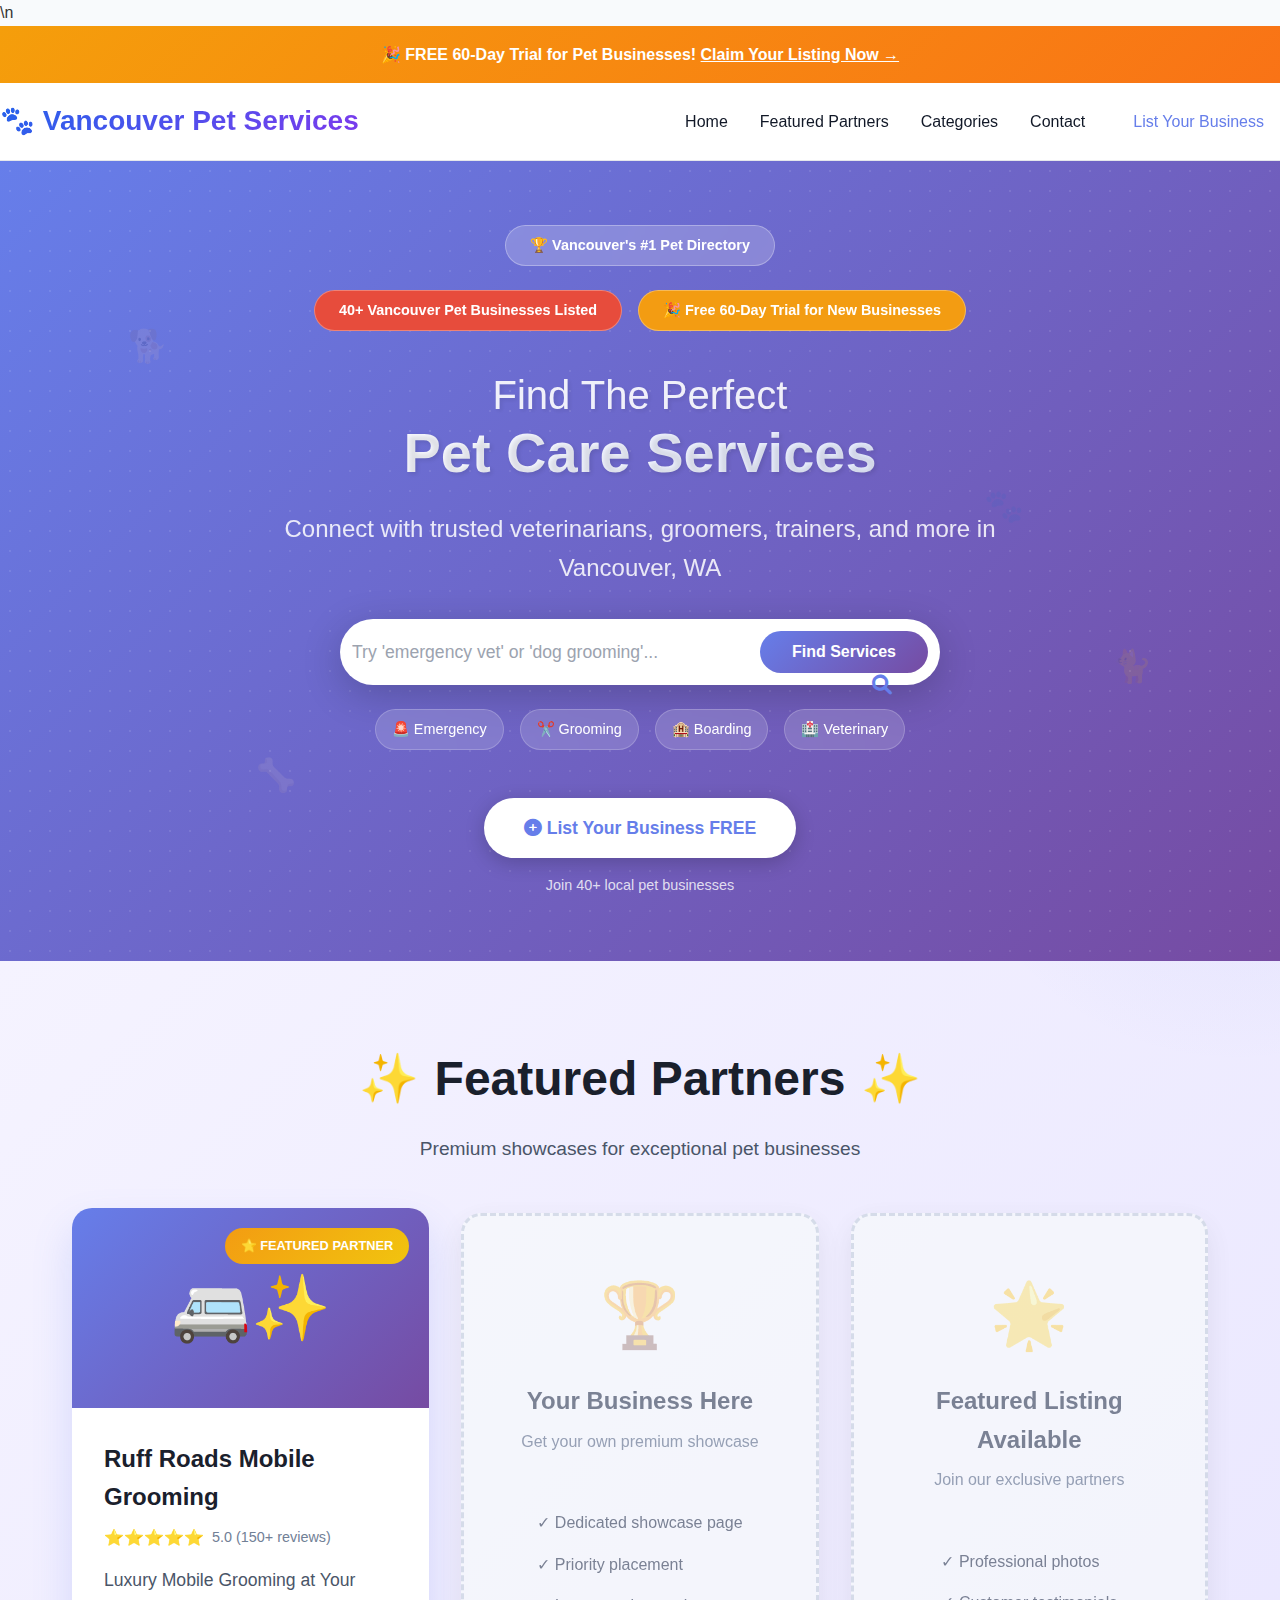
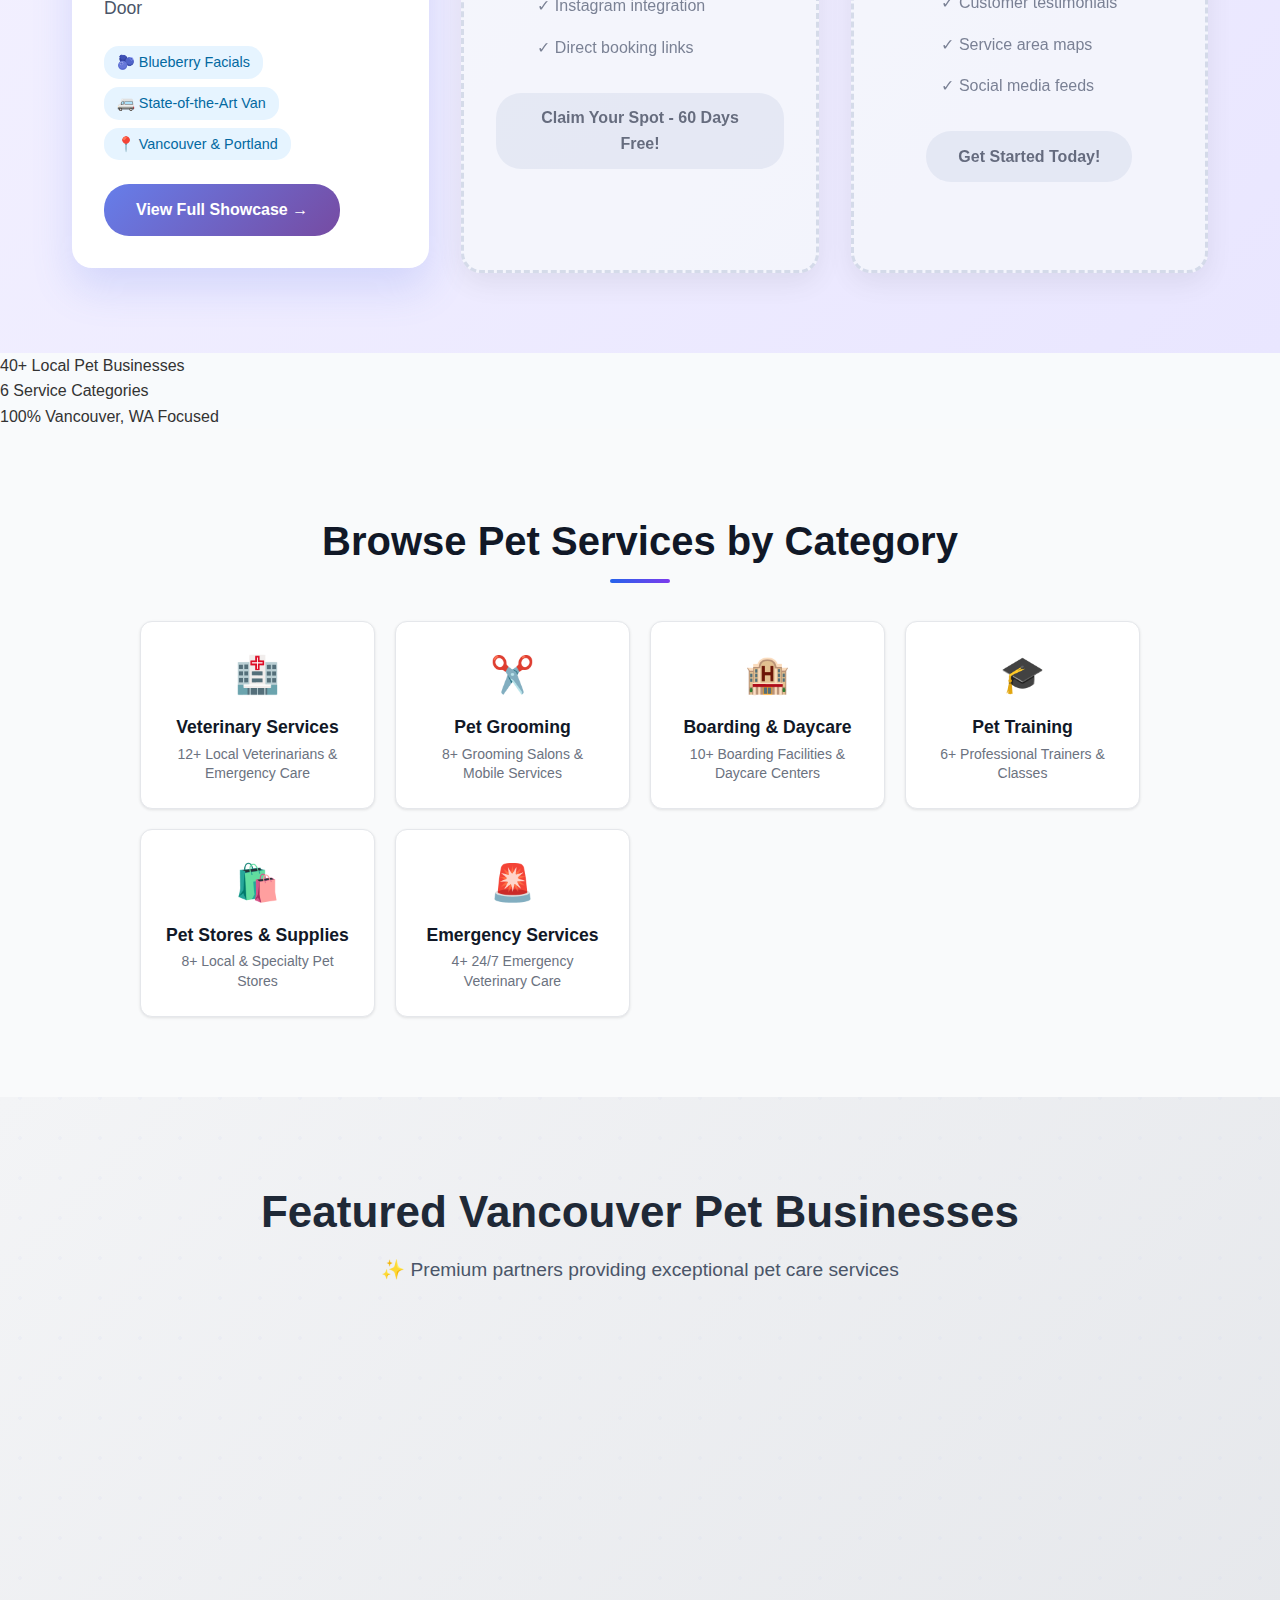
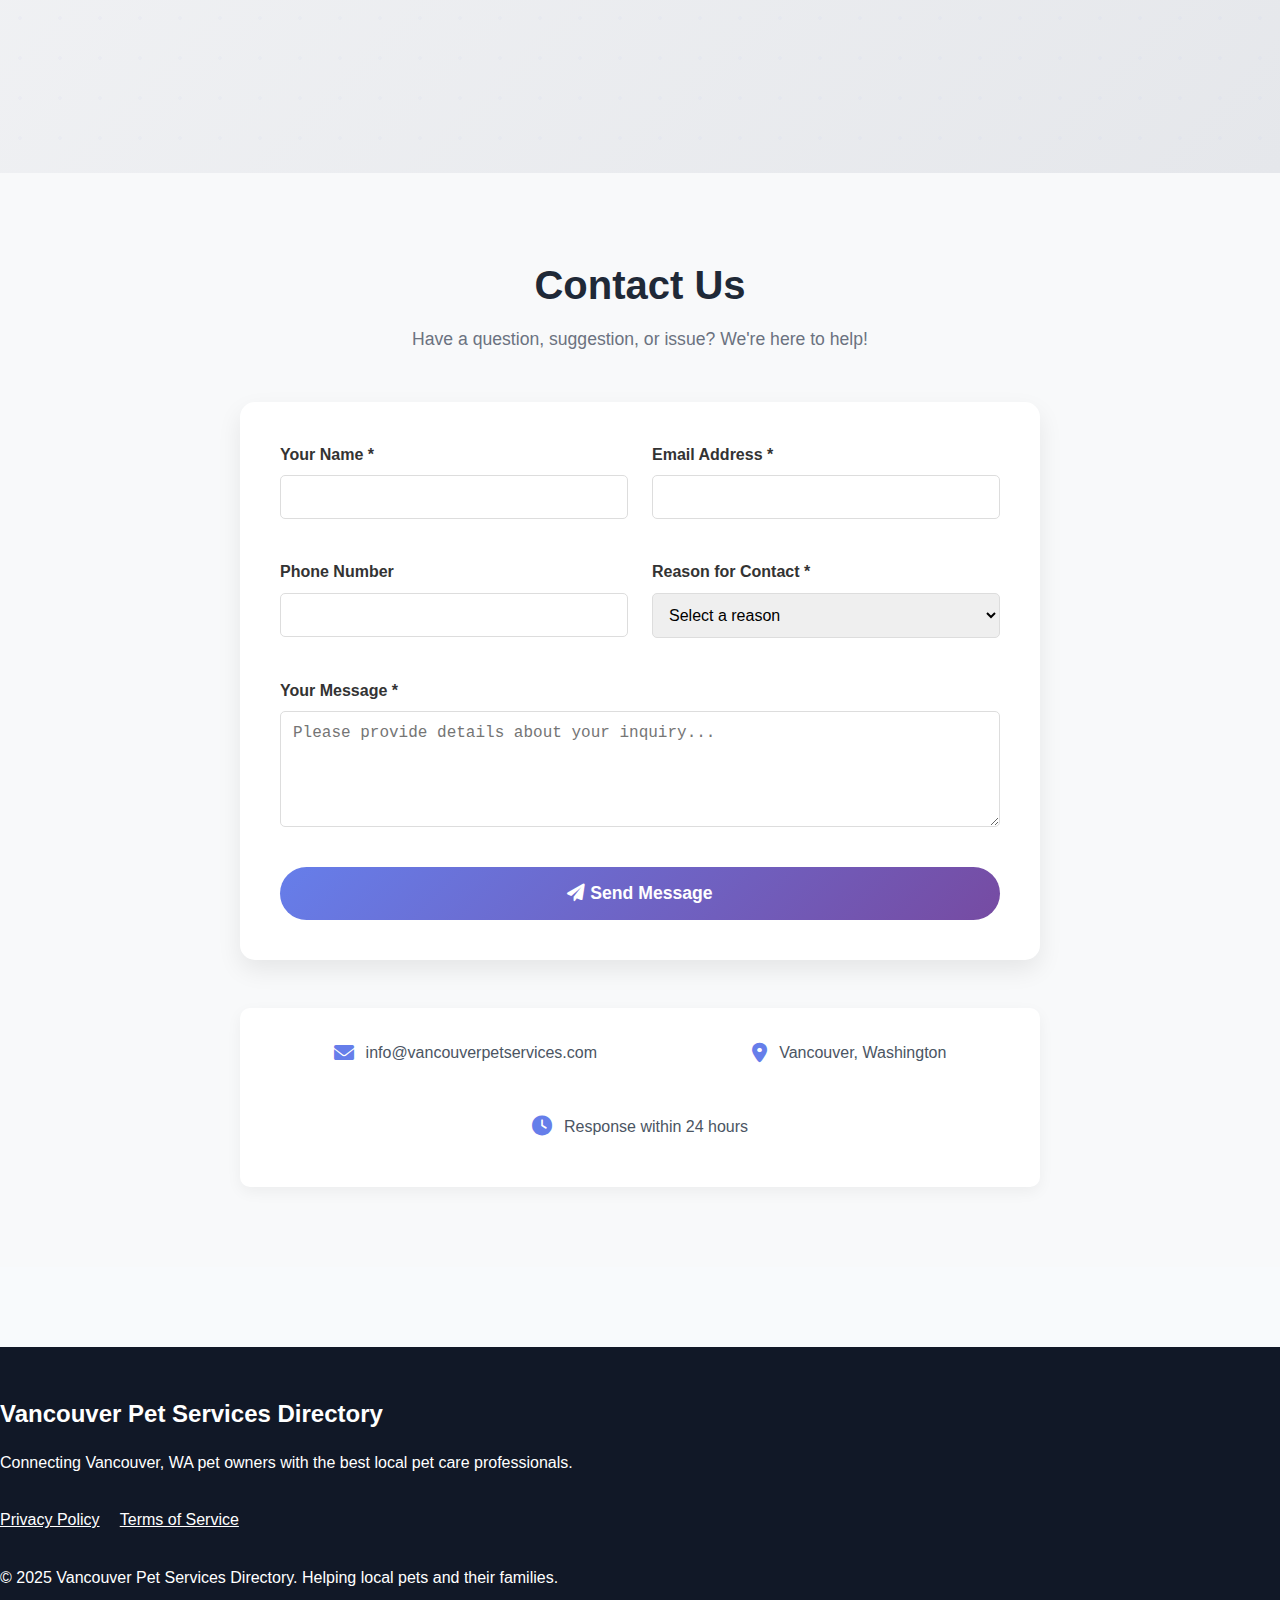
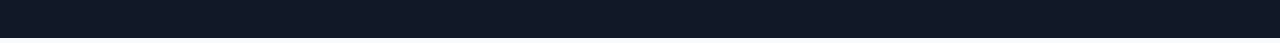
<file: index.html>
<!DOCTYPE html>
<html lang="en">
<head>
    <meta charset="UTF-8">
    <meta name="viewport" content="width=device-width, initial-scale=1.0">
    <title>Vancouver Pet Services Directory | Find Local Pet Care in Vancouver, WA</title>
    <meta name="description" content="Vancouver, WA's complete directory of pet services. Find veterinarians, groomers, boarding, training, and pet stores all in one place. Free listings available!">
    <meta name="keywords" content="Vancouver WA pet services, pet grooming Vancouver, veterinarians Vancouver WA, dog boarding Vancouver, pet stores Vancouver">
    <meta property="og:title" content="Vancouver Pet Services Directory">
    <meta property="og:description" content="Find the best pet services in Vancouver, WA. Veterinarians, groomers, boarding, training & more!">
    <meta property="og:type" content="website">
    <meta property="og:url" content="https://vancouverpetservices.com">
    <link rel="icon" type="image/svg+xml" href="data:image/svg+xml,<svg xmlns='http://www.w3.org/2000/svg' viewBox='0 0 100 100'><text y='.9em' font-size='90'>🐾</text></svg>">
    <link href="https://cdnjs.cloudflare.com/ajax/libs/font-awesome/6.0.0/css/all.min.css" rel="stylesheet">
    <link rel="stylesheet" href="styles.css">
    <style>
        /* Critical inline styles for faster rendering */
        * {
            margin: 0;
            padding: 0;
            box-sizing: border-box;
        }
        
        body {
            font-family: 'Segoe UI', Tahoma, Geneva, Verdana, sans-serif;
            line-height: 1.6;
            color: #333;
        }
        
        /* New Hero Section Styles */
        .hero {
            background: linear-gradient(135deg, #667eea 0%, #764ba2 100%);
            min-height: 600px;
            display: flex;
            align-items: center;
            justify-content: center;
            position: relative;
            overflow: hidden;
            padding: 4rem 1rem;
        }
        
        .hero::before {
            content: '';
            position: absolute;
            top: 0;
            left: 0;
            right: 0;
            bottom: 0;
            background: radial-gradient(circle at 20% 80%, rgba(255,255,255,0.1) 0%, transparent 50%),
                        radial-gradient(circle at 80% 20%, rgba(255,255,255,0.1) 0%, transparent 50%),
                        radial-gradient(circle at 40% 40%, rgba(255,255,255,0.05) 0%, transparent 50%);
            pointer-events: none;
        }
        
        .hero-content {
            max-width: 800px;
            text-align: center;
            position: relative;
            z-index: 2;
        }
        
        .hero-badge {
            display: inline-block;
            background: rgba(255, 255, 255, 0.2);
            color: white;
            padding: 0.5rem 1.5rem;
            border-radius: 50px;
            font-size: 0.9rem;
            font-weight: 600;
            margin-bottom: 1.5rem;
            backdrop-filter: blur(10px);
            border: 1px solid rgba(255, 255, 255, 0.3);
            animation: fadeInDown 0.8s ease-out;
        }
        
        .hero-title {
            font-size: 3.5rem;
            font-weight: 800;
            color: white;
            margin-bottom: 1rem;
            line-height: 1.2;
            animation: fadeInUp 0.8s ease-out;
        }
        
        .hero-title-line1 {
            display: block;
            font-size: 2.5rem;
            font-weight: 500;
            opacity: 0.9;
        }
        
        .hero-title-line2 {
            display: block;
            background: linear-gradient(to right, #fff, #e0e7ff);
            -webkit-background-clip: text;
            -webkit-text-fill-color: transparent;
        }
        
        .hero-subtitle {
            font-size: 1.25rem;
            color: rgba(255, 255, 255, 0.9);
            margin-bottom: 2.5rem;
            animation: fadeInUp 0.8s ease-out 0.2s both;
        }
        
        .search-container {
            animation: fadeInUp 0.8s ease-out 0.4s both;
        }
        
        .search-box-wrapper {
            background: white;
            border-radius: 60px;
            padding: 0.75rem;
            display: flex;
            align-items: center;
            box-shadow: 0 10px 40px rgba(0, 0, 0, 0.2);
            margin-bottom: 1.5rem;
            transition: transform 0.3s ease, box-shadow 0.3s ease;
        }
        
        .search-box-wrapper:hover {
            transform: translateY(-2px);
            box-shadow: 0 15px 50px rgba(0, 0, 0, 0.25);
        }
        
        .search-icon {
            padding: 0 1.5rem;
            color: #667eea;
            font-size: 1.25rem;
        }
        
        .search-input {
            flex: 1;
            border: none;
            outline: none;
            font-size: 1.1rem;
            padding: 0.5rem 0;
            color: #333;
        }
        
        .search-input::placeholder {
            color: #9ca3af;
        }
        
        .search-btn-modern {
            background: linear-gradient(135deg, #667eea 0%, #764ba2 100%);
            color: white;
            border: none;
            padding: 0.75rem 2rem;
            border-radius: 50px;
            font-weight: 600;
            font-size: 1rem;
            cursor: pointer;
            transition: all 0.3s ease;
        }
        
        .search-btn-modern:hover {
            background: linear-gradient(135deg, #5a67d8 0%, #6b46c1 100%);
            transform: scale(1.05);
        }
        
        .quick-search-tags {
            display: flex;
            gap: 1rem;
            justify-content: center;
            flex-wrap: wrap;
        }
        
        .quick-tag {
            background: rgba(255, 255, 255, 0.15);
            color: white;
            padding: 0.5rem 1rem;
            border-radius: 25px;
            font-size: 0.9rem;
            cursor: pointer;
            backdrop-filter: blur(10px);
            border: 1px solid rgba(255, 255, 255, 0.2);
            transition: all 0.3s ease;
        }
        
        .quick-tag:hover {
            background: rgba(255, 255, 255, 0.25);
            transform: translateY(-2px);
        }
        
        .hero-cta-section {
            margin-top: 3rem;
            animation: fadeInUp 0.8s ease-out 0.6s both;
        }
        
        .hero-cta-primary {
            background: white;
            color: #667eea;
            border: none;
            padding: 1rem 2.5rem;
            border-radius: 50px;
            font-weight: 700;
            font-size: 1.1rem;
            cursor: pointer;
            box-shadow: 0 5px 20px rgba(0, 0, 0, 0.2);
            transition: all 0.3s ease;
            display: inline-flex;
            align-items: center;
            gap: 0.5rem;
        }
        
        .hero-cta-primary:hover {
            transform: translateY(-3px);
            box-shadow: 0 8px 30px rgba(0, 0, 0, 0.3);
        }
        
        .hero-cta-text {
            display: block;
            margin-top: 1rem;
            color: rgba(255, 255, 255, 0.8);
            font-size: 0.9rem;
        }
        
        @keyframes pulse {
            0% { transform: scale(1); }
            50% { transform: scale(1.05); }
            100% { transform: scale(1); }
        }
        
        .hero-visual {
            position: absolute;
            top: 0;
            left: 0;
            right: 0;
            bottom: 0;
            pointer-events: none;
        }
        
        .floating-icon {
            position: absolute;
            font-size: 2rem;
            opacity: 0.1;
            animation: float 20s infinite ease-in-out;
        }
        
        .icon-1 {
            top: 20%;
            left: 10%;
            animation-delay: 0s;
        }
        
        .icon-2 {
            top: 60%;
            right: 10%;
            animation-delay: 5s;
        }
        
        .icon-3 {
            bottom: 20%;
            left: 20%;
            animation-delay: 10s;
        }
        
        .icon-4 {
            top: 40%;
            right: 20%;
            animation-delay: 15s;
        }
        
        @keyframes float {
            0%, 100% { transform: translate(0, 0) rotate(0deg); }
            25% { transform: translate(30px, -30px) rotate(90deg); }
            50% { transform: translate(-20px, 20px) rotate(180deg); }
            75% { transform: translate(40px, 10px) rotate(270deg); }
        }
        
        @keyframes fadeInUp {
            from {
                opacity: 0;
                transform: translateY(30px);
            }
            to {
                opacity: 1;
                transform: translateY(0);
            }
        }
        
        @keyframes fadeInDown {
            from {
                opacity: 0;
                transform: translateY(-30px);
            }
            to {
                opacity: 1;
                transform: translateY(0);
            }
        }
        
        @media (max-width: 768px) {
            .hero-title {
                font-size: 2.5rem;
            }
            
            .hero-title-line1 {
                font-size: 2rem;
            }
            
            .search-box-wrapper {
                flex-direction: column;
                padding: 1rem;
                border-radius: 20px;
            }
            
            .search-input {
                width: 100%;
                text-align: center;
                padding: 1rem;
            }
            
            .search-btn-modern {
                width: 100%;
                margin-top: 1rem;
            }
            
            .quick-search-tags {
                justify-content: center;
            }
        }

        /* Featured Section Enhancements */
        .featured {
            background: linear-gradient(135deg, #f3f4f6 0%, #e5e7eb 100%);
            padding: 5rem 1rem;
            position: relative;
            overflow: hidden;
        }
        
        .featured::before {
            content: '';
            position: absolute;
            top: -50%;
            right: -50%;
            width: 200%;
            height: 200%;
            background: radial-gradient(circle, rgba(102, 126, 234, 0.03) 2px, transparent 2px);
            background-size: 40px 40px;
            animation: floatPattern 40s linear infinite;
        }
        
        @keyframes floatPattern {
            0% { transform: translate(0, 0) rotate(0deg); }
            100% { transform: translate(-40px, -40px) rotate(5deg); }
        }
        
        .featured h2 {
            text-align: center;
            font-size: 2.75rem;
            margin-bottom: 0.5rem;
            color: #1f2937;
            position: relative;
            z-index: 1;
        }
        
        .featured-subtitle {
            text-align: center;
            color: #667eea;
            font-size: 1.2rem;
            margin-bottom: 3rem;
            font-weight: 500;
        }
        
        .featured-grid {
            display: grid;
            grid-template-columns: repeat(auto-fit, minmax(350px, 1fr));
            gap: 2.5rem;
            max-width: 1200px;
            margin: 0 auto;
            position: relative;
            z-index: 1;
        }
        
        .featured .business-card {
            background: linear-gradient(145deg, #ffffff 0%, #fafbfc 100%);
            border-radius: 20px;
            padding: 2.5rem;
            box-shadow: 0 10px 30px rgba(102, 126, 234, 0.12), 0 1px 3px rgba(0,0,0,0.05);
            transition: all 0.4s cubic-bezier(0.4, 0, 0.2, 1);
            position: relative;
            border: 2px solid rgba(102, 126, 234, 0.1);
            overflow: hidden;
        }
        
        .featured .business-card::before {
            content: '★ FEATURED';
            position: absolute;
            top: 20px;
            right: -25px;
            background: linear-gradient(135deg, #f59e0b, #f97316);
            color: white;
            padding: 6px 35px;
            font-size: 0.7rem;
            font-weight: 700;
            transform: rotate(45deg);
            box-shadow: 0 4px 10px rgba(0,0,0,0.15);
            letter-spacing: 0.5px;
        }
        
        .featured .business-card::after {
            content: '';
            position: absolute;
            top: 0;
            left: 0;
            right: 0;
            height: 4px;
            background: linear-gradient(90deg, #667eea, #764ba2, #ec4899);
            transform: scaleX(0);
            transition: transform 0.4s ease;
            transform-origin: left;
        }
        
        .featured .business-card:hover::after {
            transform: scaleX(1);
        }
        
        .featured .business-card:hover {
            transform: translateY(-8px);
            box-shadow: 0 20px 40px rgba(102, 126, 234, 0.2), 0 4px 8px rgba(0,0,0,0.05);
            border-color: #667eea;
        }
        
        .featured .business-name {
            font-size: 1.6rem;
            font-weight: 800;
            background: linear-gradient(135deg, #667eea 0%, #764ba2 100%);
            -webkit-background-clip: text;
            -webkit-text-fill-color: transparent;
            margin-bottom: 0.75rem;
            line-height: 1.2;
        }
        
        .featured .business-type {
            color: #667eea;
            font-weight: 600;
            margin-bottom: 1.25rem;
            display: inline-block;
            padding: 0.375rem 1rem;
            background: rgba(102, 126, 234, 0.1);
            border-radius: 25px;
            font-size: 0.9rem;
            border: 1px solid rgba(102, 126, 234, 0.2);
        }
        
        .featured .business-info {
            color: #4b5563;
            margin-bottom: 0.75rem;
            display: flex;
            align-items: center;
            gap: 0.75rem;
            font-size: 0.95rem;
        }
        
        .featured .business-info i {
            color: #667eea;
            font-size: 1.1rem;
            width: 20px;
            text-align: center;
        }

        /* Mobile menu toggle */
        .mobile-menu-toggle {
            display: none;
            background: none;
            border: none;
            color: white;
            font-size: 1.5rem;
            cursor: pointer;
        }

        /* Free Listing CTA */
        .cta-banner {
            background: linear-gradient(135deg, #f59e0b 0%, #f97316 100%);
            color: white;
            text-align: center;
            padding: 1rem;
            font-weight: bold;
        }

        .cta-banner a {
            color: white;
            text-decoration: underline;
        }

        /* Contact Form Modal */
        .modal {
            display: none;
            position: fixed;
            z-index: 1000;
            left: 0;
            top: 0;
            width: 100%;
            height: 100%;
            background-color: rgba(0,0,0,0.5);
        }

        .modal-content {
            background-color: white;
            margin: 10% auto;
            padding: 2rem;
            border-radius: 10px;
            width: 90%;
            max-width: 500px;
            max-height: 80vh;
            overflow-y: auto;
        }

        .close {
            color: #aaa;
            float: right;
            font-size: 28px;
            font-weight: bold;
            cursor: pointer;
        }

        .close:hover {
            color: #000;
        }

        .form-group {
            margin-bottom: 1rem;
        }

        .form-group label {
            display: block;
            margin-bottom: 0.5rem;
            font-weight: bold;
        }

        .form-group input,
        .form-group textarea,
        .form-group select {
            width: 100%;
            padding: 0.75rem;
            border: 1px solid #ddd;
            border-radius: 5px;
            font-size: 1rem;
        }

        .submit-btn {
            background: linear-gradient(135deg, #667eea 0%, #764ba2 100%);
            color: white;
            border: none;
            padding: 1rem 2rem;
            border-radius: 50px;
            cursor: pointer;
            font-weight: bold;
            width: 100%;
            font-size: 1.1rem;
        }

        .submit-btn:hover {
            transform: translateY(-2px);
            box-shadow: 0 5px 15px rgba(0,0,0,0.2);
        }

        /* Contact Section Styles */
        .contact-section {
            background: #f8f9fa;
            padding: 5rem 1rem;
        }
        
        .contact-container {
            max-width: 800px;
            margin: 0 auto;
        }
        
        .contact-section h2 {
            text-align: center;
            font-size: 2.5rem;
            margin-bottom: 0.5rem;
            color: #1f2937;
        }
        
        .contact-subtitle {
            text-align: center;
            color: #6b7280;
            font-size: 1.1rem;
            margin-bottom: 3rem;
        }
        
        /* Featured Businesses Section */
        .featured-businesses {
            padding: 5rem 0;
            background: linear-gradient(135deg, #f5f3ff 0%, #e9e6ff 100%);
            position: relative;
            overflow: hidden;
        }
        
        .featured-businesses::before {
            content: '';
            position: absolute;
            top: -50%;
            right: -20%;
            width: 600px;
            height: 600px;
            background: radial-gradient(circle, rgba(102, 126, 234, 0.1) 0%, transparent 70%);
            border-radius: 50%;
        }
        
        .featured-container {
            max-width: 1200px;
            margin: 0 auto;
            padding: 0 2rem;
            position: relative;
            z-index: 1;
        }
        
        .featured-header {
            text-align: center;
            margin-bottom: 3rem;
        }
        
        .featured-title {
            font-size: 3rem;
            font-weight: bold;
            color: #1a202c;
            margin-bottom: 1rem;
            display: flex;
            align-items: center;
            justify-content: center;
            gap: 1rem;
        }
        
        .sparkle {
            animation: sparkle 2s ease-in-out infinite;
        }
        
        @keyframes sparkle {
            0%, 100% { opacity: 1; transform: scale(1) rotate(0deg); }
            50% { opacity: 0.5; transform: scale(1.2) rotate(180deg); }
        }
        
        .featured-subtitle {
            font-size: 1.2rem;
            color: #4a5568;
        }
        
        .featured-grid {
            display: grid;
            grid-template-columns: repeat(auto-fit, minmax(350px, 1fr));
            gap: 2rem;
            margin-top: 3rem;
        }
        
        .featured-card {
            background: white;
            border-radius: 20px;
            overflow: hidden;
            transition: all 0.3s ease;
            position: relative;
            box-shadow: 0 10px 30px rgba(0, 0, 0, 0.1);
        }
        
        .featured-card.featured-active {
            transform: translateY(-5px);
            box-shadow: 0 20px 40px rgba(102, 126, 234, 0.2);
        }
        
        .featured-card.featured-placeholder {
            opacity: 0.7;
            border: 3px dashed #cbd5e0;
            background: #f7fafc;
        }
        
        .featured-badge {
            position: absolute;
            top: 20px;
            right: 20px;
            background: linear-gradient(135deg, #f39c12 0%, #f1c40f 100%);
            color: white;
            padding: 0.5rem 1rem;
            border-radius: 20px;
            font-weight: bold;
            font-size: 0.8rem;
            z-index: 10;
            animation: pulse 2s infinite;
        }
        
        .featured-image {
            height: 200px;
            background: linear-gradient(135deg, #667eea 0%, #764ba2 100%);
            display: flex;
            align-items: center;
            justify-content: center;
            position: relative;
            overflow: hidden;
        }
        
        .featured-image-placeholder {
            font-size: 4rem;
            color: white;
            animation: float 3s ease-in-out infinite;
        }
        
        @keyframes float {
            0%, 100% { transform: translateY(0); }
            50% { transform: translateY(-10px); }
        }
        
        .featured-content {
            padding: 2rem;
        }
        
        .featured-name {
            font-size: 1.5rem;
            font-weight: bold;
            color: #1a202c;
            margin-bottom: 0.5rem;
        }
        
        .featured-rating {
            display: flex;
            align-items: center;
            gap: 0.5rem;
            margin-bottom: 1rem;
        }
        
        .stars {
            color: #f39c12;
        }
        
        .rating-text {
            color: #718096;
            font-size: 0.9rem;
        }
        
        .featured-tagline {
            color: #4a5568;
            margin-bottom: 1.5rem;
            font-size: 1.1rem;
        }
        
        .featured-highlights {
            display: flex;
            flex-wrap: wrap;
            gap: 0.5rem;
            margin-bottom: 1.5rem;
        }
        
        .highlight {
            background: #e6f4ff;
            color: #0369a1;
            padding: 0.3rem 0.8rem;
            border-radius: 15px;
            font-size: 0.9rem;
        }
        
        .featured-cta {
            display: inline-block;
            background: linear-gradient(135deg, #667eea 0%, #764ba2 100%);
            color: white;
            padding: 0.8rem 2rem;
            border-radius: 25px;
            text-decoration: none;
            font-weight: bold;
            transition: all 0.3s ease;
        }
        
        .featured-cta:hover {
            transform: translateY(-2px);
            box-shadow: 0 10px 20px rgba(102, 126, 234, 0.3);
        }
        
        .placeholder-content {
            padding: 3rem 2rem;
            text-align: center;
        }
        
        .placeholder-icon {
            font-size: 4rem;
            margin-bottom: 1rem;
            opacity: 0.5;
        }
        
        .placeholder-title {
            font-size: 1.5rem;
            color: #4a5568;
            margin-bottom: 0.5rem;
        }
        
        .placeholder-text {
            color: #718096;
            margin-bottom: 1.5rem;
        }
        
        .placeholder-benefits {
            list-style: none;
            padding: 0;
            margin: 1.5rem 0;
            text-align: left;
            display: inline-block;
        }
        
        .placeholder-benefits li {
            padding: 0.5rem 0;
            color: #4a5568;
        }
        
        .placeholder-cta {
            display: inline-block;
            background: #e2e8f0;
            color: #2d3748;
            padding: 0.8rem 2rem;
            border-radius: 25px;
            text-decoration: none;
            font-weight: bold;
            transition: all 0.3s ease;
        }
        
        .placeholder-cta:hover {
            background: #cbd5e0;
            transform: translateY(-2px);
        }
        
        .contact-form {
            background: white;
            padding: 2.5rem;
            border-radius: 15px;
            box-shadow: 0 10px 25px rgba(0,0,0,0.08);
            margin-bottom: 3rem;
        }
        
        .form-row {
            display: grid;
            grid-template-columns: 1fr 1fr;
            gap: 1.5rem;
            margin-bottom: 1.5rem;
        }
        
        .contact-submit-btn {
            background: linear-gradient(135deg, #667eea 0%, #764ba2 100%);
            color: white;
            border: none;
            padding: 1rem 2.5rem;
            border-radius: 50px;
            cursor: pointer;
            font-weight: bold;
            font-size: 1.1rem;
            width: 100%;
            transition: all 0.3s ease;
            margin-top: 1rem;
        }
        
        .contact-submit-btn:hover {
            transform: translateY(-2px);
            box-shadow: 0 10px 20px rgba(102, 126, 234, 0.3);
        }
        
        .contact-info-row {
            display: flex;
            justify-content: space-around;
            flex-wrap: wrap;
            gap: 2rem;
            padding: 2rem;
            background: white;
            border-radius: 10px;
            box-shadow: 0 5px 15px rgba(0,0,0,0.05);
        }
        
        .contact-info-row .contact-item {
            display: flex;
            align-items: center;
            gap: 0.75rem;
            color: #4b5563;
        }
        
        .contact-info-row .contact-item i {
            color: #667eea;
            font-size: 1.25rem;
        }

        @media (max-width: 768px) {
            .mobile-menu-toggle {
                display: block;
            }
            
            .nav-links {
                display: none;
                position: absolute;
                top: 100%;
                left: 0;
                right: 0;
                background: linear-gradient(135deg, #667eea 0%, #764ba2 100%);
                flex-direction: column;
                padding: 1rem;
            }
            
            .nav-links.active {
                display: flex;
            }
            
            .form-row {
                grid-template-columns: 1fr;
            }
            
            .contact-info-row {
                flex-direction: column;
                align-items: center;
            }
        }
    </style>
<!-- Google Analytics 4 -->
<script async src="https://www.googletagmanager.com/gtag/js?id=G-4RSJ394H7V"></script>
<script>
  window.dataLayer = window.dataLayer || [];
  function gtag(){dataLayer.push(arguments);}
  gtag('js', new Date());
  gtag('config', 'G-4RSJ394H7V');

  // Track phone clicks for lead generation
  document.addEventListener('DOMContentLoaded', function() {
    const phoneLinks = document.querySelectorAll('a[href^="tel:"]');
    phoneLinks.forEach(link => {
      link.addEventListener('click', function() {
        gtag('event', 'phone_click', {
          'event_category': 'engagement',
          'event_label': this.href.replace('tel:', ''),
          'value': 1
        });
      });
    });

    // Track Get Listed button clicks
    const ctaButtons = document.querySelectorAll('.cta-button, .hero-cta');
    ctaButtons.forEach(button => {
      button.addEventListener('click', function() {
        gtag('event', 'get_listed_click', {
          'event_category': 'lead_generation',
          'event_label': window.location.pathname,
          'value': 1
        });
      });
    });
  });
</script>\n</head>
<body>
    <!-- Hidden forms for Netlify to detect during build -->
    <form name="business-listing" netlify netlify-honeypot="bot-field" hidden>
        <input type="text" name="businessName">
        <input type="text" name="contactName">
        <input type="email" name="email">
        <input type="tel" name="phone">
        <input type="text" name="category">
        <textarea name="message"></textarea>
    </form>
    
    <form name="contact" netlify netlify-honeypot="bot-field" hidden>
        <input type="text" name="contactName">
        <input type="email" name="contactEmail">
        <input type="tel" name="contactPhone">
        <input type="text" name="contactReason">
        <textarea name="contactMessage"></textarea>
    </form>
    <!-- Free Listing CTA Banner -->
    <div class="cta-banner">
        🎉 FREE 60-Day Trial for Pet Businesses! <a href="#contact-modal" onclick="openModal()">Claim Your Listing Now →</a>
    </div>

    <header class="header">
        <nav class="nav">
            <div class="logo">🐾 Vancouver Pet Services</div>
            <button class="mobile-menu-toggle" onclick="toggleMenu()">
                <i class="fas fa-bars"></i>
            </button>
            <ul class="nav-links" id="navLinks">
                <li><a href="#home">Home</a></li>
                <li><a href="#featured-businesses">Featured Partners</a></li>
                <li><a href="#categories">Categories</a></li>
                <li><a href="#contact">Contact</a></li>
                <li><a href="business-signup.html" style="background: white; color: #667eea; padding: 0.5rem 1rem; border-radius: 20px;">List Your Business</a></li>
            </ul>
        </nav>
    </header>

    <section class="hero" id="home">
        <div class="hero-content">
            <div class="hero-badge">🏆 Vancouver's #1 Pet Directory</div>
            <div style="display: flex; gap: 1rem; justify-content: center; margin-bottom: 1rem; flex-wrap: wrap;">
                <div class="hero-badge" style="background: #e74c3c;">40+ Vancouver Pet Businesses Listed</div>
                <div class="hero-badge" style="background: #f39c12; animation: pulse 2s infinite;">🎉 Free 60-Day Trial for New Businesses</div>
            </div>
            <h1 class="hero-title">
                <span class="hero-title-line1">Find The Perfect</span>
                <span class="hero-title-line2">Pet Care Services</span>
            </h1>
            <p class="hero-subtitle">Connect with trusted veterinarians, groomers, trainers, and more in Vancouver, WA</p>
            
            <div class="search-container">
                <div class="search-box-wrapper">
                    <div class="search-icon">
                        <i class="fas fa-search"></i>
                    </div>
                    <input type="text" placeholder="Try 'emergency vet' or 'dog grooming'..." id="searchInput" class="search-input">
                    <button class="search-btn-modern" onclick="searchServices()">
                        Find Services
                    </button>
                </div>
                <div class="quick-search-tags">
                    <span class="quick-tag" onclick="quickSearch('emergency')">🚨 Emergency</span>
                    <span class="quick-tag" onclick="quickSearch('grooming')">✂️ Grooming</span>
                    <span class="quick-tag" onclick="quickSearch('boarding')">🏨 Boarding</span>
                    <span class="quick-tag" onclick="quickSearch('vet')">🏥 Veterinary</span>
                </div>
            </div>
            
            <div class="hero-cta-section">
                <a href="business-signup.html" class="hero-cta-primary" style="text-decoration: none; display: inline-block;">
                    <i class="fas fa-plus-circle"></i> List Your Business FREE
                </a>
                <span class="hero-cta-text">Join 40+ local pet businesses</span>
            </div>
        </div>
        
        <div class="hero-visual">
            <div class="floating-icon icon-1">🐕</div>
            <div class="floating-icon icon-2">🐈</div>
            <div class="floating-icon icon-3">🦴</div>
            <div class="floating-icon icon-4">🐾</div>
        </div>
    </section>

    <!-- Featured Businesses Section -->
    <section class="featured-businesses" id="featured-businesses">
        <div class="featured-container">
            <div class="featured-header">
                <h2 class="featured-title">
                    <span class="sparkle">✨</span>
                    Featured Partners
                    <span class="sparkle">✨</span>
                </h2>
                <p class="featured-subtitle">Premium showcases for exceptional pet businesses</p>
            </div>
            
            <div class="featured-grid">
                <!-- Ruff Roads Featured Card -->
                <div class="featured-card featured-active">
                    <div class="featured-badge">⭐ FEATURED PARTNER</div>
                    <div class="featured-image">
                        <div class="featured-image-placeholder">
                            🚐✨
                        </div>
                    </div>
                    <div class="featured-content">
                        <h3 class="featured-name">Ruff Roads Mobile Grooming</h3>
                        <div class="featured-rating">
                            <span class="stars">⭐⭐⭐⭐⭐</span>
                            <span class="rating-text">5.0 (150+ reviews)</span>
                        </div>
                        <p class="featured-tagline">Luxury Mobile Grooming at Your Door</p>
                        <div class="featured-highlights">
                            <span class="highlight">🫐 Blueberry Facials</span>
                            <span class="highlight">🚐 State-of-the-Art Van</span>
                            <span class="highlight">📍 Vancouver & Portland</span>
                        </div>
                        <a href="ruff-roads-showcase.html" class="featured-cta">
                            View Full Showcase →
                        </a>
                    </div>
                </div>
                
                <!-- Placeholder Card 1 -->
                <div class="featured-card featured-placeholder">
                    <div class="placeholder-content">
                        <div class="placeholder-icon">🏆</div>
                        <h3 class="placeholder-title">Your Business Here</h3>
                        <p class="placeholder-text">Get your own premium showcase</p>
                        <ul class="placeholder-benefits">
                            <li>✓ Dedicated showcase page</li>
                            <li>✓ Priority placement</li>
                            <li>✓ Instagram integration</li>
                            <li>✓ Direct booking links</li>
                        </ul>
                        <a href="business-signup.html" class="placeholder-cta">
                            Claim Your Spot - 60 Days Free!
                        </a>
                    </div>
                </div>
                
                <!-- Placeholder Card 2 -->
                <div class="featured-card featured-placeholder">
                    <div class="placeholder-content">
                        <div class="placeholder-icon">🌟</div>
                        <h3 class="placeholder-title">Featured Listing Available</h3>
                        <p class="placeholder-text">Join our exclusive partners</p>
                        <ul class="placeholder-benefits">
                            <li>✓ Professional photos</li>
                            <li>✓ Customer testimonials</li>
                            <li>✓ Service area maps</li>
                            <li>✓ Social media feeds</li>
                        </ul>
                        <a href="business-signup.html" class="placeholder-cta">
                            Get Started Today!
                        </a>
                    </div>
                </div>
            </div>
        </div>
    </section>

    <section class="stats">
        <div class="stats-grid">
            <div class="stat-item">
                <span class="stat-number">40+</span>
                Local Pet Businesses
            </div>
            <div class="stat-item">
                <span class="stat-number">6</span>
                Service Categories
            </div>
            <div class="stat-item">
                <span class="stat-number">100%</span>
                Vancouver, WA Focused
            </div>
        </div>
    </section>

    <section class="categories-section" id="categories">
        <h2 class="section-title">Browse Pet Services by Category</h2>
        <div class="categories-grid">
            <div class="category-card" onclick="location.href='veterinary.html'">
                <div class="category-icon">🏥</div>
                <h3>Veterinary Services</h3>
                <p class="business-count">12+ Local Veterinarians & Emergency Care</p>
            </div>
            
            <div class="category-card" onclick="location.href='grooming.html'">
                <div class="category-icon">✂️</div>
                <h3>Pet Grooming</h3>
                <p class="business-count">8+ Grooming Salons & Mobile Services</p>
            </div>
            
            <div class="category-card" onclick="location.href='boarding.html'">
                <div class="category-icon">🏨</div>
                <h3>Boarding & Daycare</h3>
                <p class="business-count">10+ Boarding Facilities & Daycare Centers</p>
            </div>
            
            <div class="category-card" onclick="location.href='training.html'">
                <div class="category-icon">🎓</div>
                <h3>Pet Training</h3>
                <p class="business-count">6+ Professional Trainers & Classes</p>
            </div>
            
            <div class="category-card" onclick="location.href='pet-stores.html'">
                <div class="category-icon">🛍️</div>
                <h3>Pet Stores & Supplies</h3>
                <p class="business-count">8+ Local & Specialty Pet Stores</p>
            </div>
            
            <div class="category-card" onclick="location.href='emergency.html'">
                <div class="category-icon">🚨</div>
                <h3>Emergency Services</h3>
                <p class="business-count">4+ 24/7 Emergency Veterinary Care</p>
            </div>
        </div>
    </section>

    <section class="featured" id="featured">
        <h2>Featured Vancouver Pet Businesses</h2>
        <p class="featured-subtitle">✨ Premium partners providing exceptional pet care services</p>
        <div class="featured-grid">
            <div class="business-card">
                <div class="business-name">Salmon Creek Veterinary Clinic</div>
                <div class="business-type">Veterinary Services</div>
                <div class="business-info"><i class="fas fa-map-marker-alt"></i> 12709 NE Hwy 99, Vancouver, WA</div>
                <div class="business-info"><i class="fas fa-phone"></i> (360) 574-0833</div>
                <div class="business-info"><i class="fas fa-clock"></i> Full Service Veterinary Care</div>
                <div class="business-info"><i class="fas fa-star"></i> Wellness, Surgery, Dental Care</div>
            </div>
            
            <div class="business-card">
                <div class="business-name">Montage Pet Lodge</div>
                <div class="business-type">Boarding & Daycare</div>
                <div class="business-info"><i class="fas fa-map-marker-alt"></i> 5-Acre Facility, Vancouver, WA</div>
                <div class="business-info"><i class="fas fa-phone"></i> Professional Pet Care Since 1978</div>
                <div class="business-info"><i class="fas fa-clock"></i> Mon-Fri: 7AM-6PM, Weekends: 8AM-5PM</div>
                <div class="business-info"><i class="fas fa-star"></i> Beautiful Property with Play Areas</div>
            </div>
            
            <div class="business-card">
                <div class="business-name">Ruff Roads Mobile Grooming</div>
                <div class="business-type">Mobile Pet Grooming</div>
                <div class="business-info"><i class="fas fa-map-marker-alt"></i> Serving Vancouver & Portland Metro</div>
                <div class="business-info"><i class="fas fa-phone"></i> Luxury Mobile Grooming Van</div>
                <div class="business-info"><i class="fas fa-clock"></i> We Come to You!</div>
                <div class="business-info"><i class="fas fa-star"></i> Self-Sustained, No Hookups Needed</div>
            </div>
        </div>
    </section>

    <!-- Contact Section -->
    <section class="contact-section" id="contact">
        <div class="contact-container">
            <h2>Contact Us</h2>
            <p class="contact-subtitle">Have a question, suggestion, or issue? We're here to help!</p>
            
            <form id="contactForm" name="contact" class="contact-form" method="POST" data-netlify="true" action="/success.html#contact">
                <input type="hidden" name="form-name" value="contact">
                <div class="form-row">
                    <div class="form-group">
                        <label for="contactName">Your Name *</label>
                        <input type="text" id="contactName" name="contactName" required>
                    </div>
                    
                    <div class="form-group">
                        <label for="contactEmail">Email Address *</label>
                        <input type="email" id="contactEmail" name="contactEmail" required>
                    </div>
                </div>
                
                <div class="form-row">
                    <div class="form-group">
                        <label for="contactPhone">Phone Number</label>
                        <input type="tel" id="contactPhone" name="contactPhone">
                    </div>
                    
                    <div class="form-group">
                        <label for="contactReason">Reason for Contact *</label>
                        <select id="contactReason" name="contactReason" required>
                            <option value="">Select a reason</option>
                            <option value="general">General Question</option>
                            <option value="listing">Business Listing Inquiry</option>
                            <option value="technical">Technical Issue</option>
                            <option value="update">Update Business Info</option>
                            <option value="complaint">Report an Issue</option>
                            <option value="suggestion">Suggestion/Feedback</option>
                            <option value="partnership">Partnership Opportunity</option>
                            <option value="other">Other</option>
                        </select>
                    </div>
                </div>
                
                <div class="form-group">
                    <label for="contactMessage">Your Message *</label>
                    <textarea id="contactMessage" name="contactMessage" rows="5" required placeholder="Please provide details about your inquiry..."></textarea>
                </div>
                
                <button type="submit" class="contact-submit-btn">
                    <i class="fas fa-paper-plane"></i> Send Message
                </button>
            </form>
            
            <div class="contact-info-row">
                <div class="contact-item">
                    <i class="fas fa-envelope"></i>
                    <span>info@vancouverpetservices.com</span>
                </div>
                <div class="contact-item">
                    <i class="fas fa-map-marker-alt"></i>
                    <span>Vancouver, Washington</span>
                </div>
                <div class="contact-item">
                    <i class="fas fa-clock"></i>
                    <span>Response within 24 hours</span>
                </div>
            </div>
        </div>
    </section>

    <footer class="footer">
        <div class="footer-content">
            <h3>Vancouver Pet Services Directory</h3>
            <p>Connecting Vancouver, WA pet owners with the best local pet care professionals.</p>
            
            <p style="margin: 2rem 0;">
                <a href="privacy.html" style="color: white; text-decoration: underline; margin-right: 1rem;">Privacy Policy</a>
                <a href="terms.html" style="color: white; text-decoration: underline;">Terms of Service</a>
            </p>
            
            <p>&copy; 2025 Vancouver Pet Services Directory. Helping local pets and their families.</p>
        </div>
    </footer>

    <!-- Contact Modal -->
    <div id="contactModal" class="modal">
        <div class="modal-content">
            <span class="close" onclick="closeModal()">&times;</span>
            <h2>List Your Pet Business - FREE!</h2>
            <p>Get a FREE 60-day trial listing on Vancouver Pet Services Directory</p>
            
            <form id="listingForm" name="business-listing" method="POST" data-netlify="true" action="/success.html">
                <input type="hidden" name="form-name" value="business-listing">
                <div class="form-group">
                    <label for="businessName">Business Name *</label>
                    <input type="text" id="businessName" name="businessName" required>
                </div>
                
                <div class="form-group">
                    <label for="contactName">Your Name *</label>
                    <input type="text" id="contactName" name="contactName" required>
                </div>
                
                <div class="form-group">
                    <label for="email">Email *</label>
                    <input type="email" id="email" name="email" required>
                </div>
                
                <div class="form-group">
                    <label for="phone">Phone</label>
                    <input type="tel" id="phone" name="phone">
                </div>
                
                <div class="form-group">
                    <label for="category">Service Category *</label>
                    <select id="category" name="category" required>
                        <option value="">Select a category</option>
                        <option value="veterinary">Veterinary Services</option>
                        <option value="grooming">Pet Grooming</option>
                        <option value="boarding">Boarding & Daycare</option>
                        <option value="training">Pet Training</option>
                        <option value="store">Pet Store & Supplies</option>
                        <option value="other">Other Pet Services</option>
                    </select>
                </div>
                
                <div class="form-group">
                    <label for="message">Tell us about your business</label>
                    <textarea id="message" name="message" rows="4"></textarea>
                </div>
                
                <button type="submit" class="submit-btn">Get My Free Listing!</button>
            </form>
        </div>
    </div>

    <script src="ui-enhance.js"></script>
    <script>
        // Mobile menu toggle
        function toggleMenu() {
            const navLinks = document.getElementById('navLinks');
            navLinks.classList.toggle('active');
        }

        // Modal functions
        function openModal() {
            document.getElementById('contactModal').style.display = 'block';
        }

        function closeModal() {
            document.getElementById('contactModal').style.display = 'none';
        }

        // Close modal when clicking outside
        window.onclick = function(event) {
            const modal = document.getElementById('contactModal');
            if (event.target == modal) {
                modal.style.display = 'none';
            }
        }

        // Enhanced search functionality
        function searchServices() {
            const searchInput = document.getElementById('searchInput');
            const searchTerm = searchInput.value.toLowerCase().trim();
            
            if (!searchTerm) {
                // Animate the search box to indicate it needs input
                const searchBox = document.querySelector('.search-box-wrapper');
                searchBox.classList.add('shake');
                setTimeout(() => searchBox.classList.remove('shake'), 500);
                searchInput.focus();
                return;
            }
            
            // Enhanced search mappings with more keywords
            const searchMatches = {
                'vet': 'veterinary.html',
                'veterinary': 'veterinary.html',
                'veterinarian': 'veterinary.html',
                'animal hospital': 'veterinary.html',
                'animal clinic': 'veterinary.html',
                'pet hospital': 'veterinary.html',
                'pet doctor': 'veterinary.html',
                'groom': 'grooming.html',
                'grooming': 'grooming.html',
                'groomer': 'grooming.html',
                'pet spa': 'grooming.html',
                'dog wash': 'grooming.html',
                'bath': 'grooming.html',
                'nail': 'grooming.html',
                'board': 'boarding.html',
                'boarding': 'boarding.html',
                'daycare': 'boarding.html',
                'dog daycare': 'boarding.html',
                'pet hotel': 'boarding.html',
                'kennel': 'boarding.html',
                'pet sitting': 'boarding.html',
                'train': 'training.html',
                'training': 'training.html',
                'trainer': 'training.html',
                'obedience': 'training.html',
                'behavior': 'training.html',
                'puppy': 'training.html',
                'pet store': 'pet-stores.html',
                'pet shop': 'pet-stores.html',
                'supplies': 'pet-stores.html',
                'food': 'pet-stores.html',
                'pet food': 'pet-stores.html',
                'toys': 'pet-stores.html',
                'emergency': 'emergency.html',
                '24 hour': 'emergency.html',
                '24/7': 'emergency.html',
                'urgent': 'emergency.html',
                'after hours': 'emergency.html'
            };
            
            // Check if search term matches any category
            for (const [keyword, page] of Object.entries(searchMatches)) {
                if (searchTerm.includes(keyword)) {
                    // Add loading animation
                    const btn = document.querySelector('.search-btn-modern');
                    btn.innerHTML = '<i class="fas fa-spinner fa-spin"></i> Finding...';
                    
                    setTimeout(() => {
                        window.location.href = page;
                    }, 300);
                    return;
                }
            }
            
            // If no specific match, show helpful message and categories
            if (searchTerm.includes('dog') || searchTerm.includes('cat') || searchTerm.includes('pet')) {
                showSearchMessage('Showing all pet service categories', 'info');
                document.getElementById('categories').scrollIntoView({ behavior: 'smooth' });
            } else {
                showSearchMessage(`No exact match for "${searchTerm}". Browse our categories below:`, 'warning');
                document.getElementById('categories').scrollIntoView({ behavior: 'smooth' });
            }
        }
        
        // Quick search function for tags
        function quickSearch(term) {
            document.getElementById('searchInput').value = term;
            searchServices();
        }
        
        // Show search message
        function showSearchMessage(message, type) {
            const messageDiv = document.createElement('div');
            messageDiv.className = `search-message ${type}`;
            messageDiv.innerHTML = `<i class="fas fa-info-circle"></i> ${message}`;
            messageDiv.style.cssText = `
                position: fixed;
                top: 100px;
                left: 50%;
                transform: translateX(-50%);
                background: ${type === 'warning' ? '#f59e0b' : '#3b82f6'};
                color: white;
                padding: 1rem 2rem;
                border-radius: 50px;
                box-shadow: 0 5px 20px rgba(0,0,0,0.2);
                z-index: 1000;
                animation: slideDown 0.5s ease-out;
            `;
            
            document.body.appendChild(messageDiv);
            
            setTimeout(() => {
                messageDiv.style.animation = 'slideUp 0.5s ease-out';
                setTimeout(() => messageDiv.remove(), 500);
            }, 3000);
        }
        
        // Enhanced search interactions
        document.addEventListener('DOMContentLoaded', function() {
            const searchInput = document.getElementById('searchInput');
            if (searchInput) {
                // Enter key to search
                searchInput.addEventListener('keypress', function(e) {
                    if (e.key === 'Enter') {
                        searchServices();
                    }
                });
                
                // Focus animation
                searchInput.addEventListener('focus', function() {
                    document.querySelector('.search-box-wrapper').classList.add('focused');
                });
                
                searchInput.addEventListener('blur', function() {
                    document.querySelector('.search-box-wrapper').classList.remove('focused');
                });
                
                // Auto-suggestions (future enhancement)
                let searchTimeout;
                searchInput.addEventListener('input', function() {
                    clearTimeout(searchTimeout);
                    searchTimeout = setTimeout(() => {
                        // Could add auto-suggestions here
                    }, 300);
                });
            }
            
            // Add animation classes
            const style = document.createElement('style');
            style.textContent = `
                .shake {
                    animation: shake 0.5s ease-in-out;
                }
                
                @keyframes shake {
                    0%, 100% { transform: translateX(0); }
                    25% { transform: translateX(-10px); }
                    75% { transform: translateX(10px); }
                }
                
                @keyframes slideDown {
                    from { transform: translate(-50%, -100%); opacity: 0; }
                    to { transform: translate(-50%, 0); opacity: 1; }
                }
                
                @keyframes slideUp {
                    from { transform: translate(-50%, 0); opacity: 1; }
                    to { transform: translate(-50%, -100%); opacity: 0; }
                }
                
                .search-box-wrapper.focused {
                    transform: translateY(-2px) scale(1.02);
                    box-shadow: 0 15px 50px rgba(102, 126, 234, 0.4);
                }
                
                .fas.fa-spinner.fa-spin {
                    animation: spin 1s linear infinite;
                }
                
                @keyframes spin {
                    from { transform: rotate(0deg); }
                    to { transform: rotate(360deg); }
                }
            `;
            document.head.appendChild(style);
        });

        // Note: Forms now use Netlify Forms - submissions will appear in your Netlify dashboard
        // You'll get email notifications for each submission
        // To access: Log into Netlify > Your Site > Forms

        // Search functionality
        function searchServices() {
            const searchTerm = document.getElementById('searchInput').value.toLowerCase();
            if (searchTerm.includes('vet') || searchTerm.includes('doctor') || searchTerm.includes('medical')) {
                window.location.href = 'veterinary.html';
            } else if (searchTerm.includes('groom') || searchTerm.includes('bath') || searchTerm.includes('cut')) {
                window.location.href = 'grooming.html';
            } else if (searchTerm.includes('board') || searchTerm.includes('daycare') || searchTerm.includes('stay')) {
                window.location.href = 'boarding.html';
            } else if (searchTerm.includes('train') || searchTerm.includes('class') || searchTerm.includes('behavior')) {
                window.location.href = 'training.html';
            } else if (searchTerm.includes('store') || searchTerm.includes('food') || searchTerm.includes('supply')) {
                window.location.href = 'pet-stores.html';
            } else if (searchTerm.includes('emergency') || searchTerm.includes('urgent') || searchTerm.includes('24')) {
                window.location.href = 'emergency.html';
            } else {
                alert('Try searching for: veterinary, grooming, boarding, training, stores, or emergency');
            }
        }
        
        // Allow Enter key to search
        document.getElementById('searchInput').addEventListener('keypress', function(e) {
            if (e.key === 'Enter') {
                searchServices();
            }
        });
        
        // Smooth scrolling for navigation links
        document.querySelectorAll('a[href^="#"]').forEach(anchor => {
            anchor.addEventListener('click', function (e) {
                if (this.getAttribute('href') === '#') return;
                e.preventDefault();
                const target = document.querySelector(this.getAttribute('href'));
                if (target) {
                    target.scrollIntoView({
                        behavior: 'smooth'
                    });
                }
            });
        });

        // Google Analytics placeholder
        // Replace UA-XXXXX-Y with your tracking ID when ready
        /*
        window.dataLayer = window.dataLayer || [];
        function gtag(){dataLayer.push(arguments);}
        gtag('js', new Date());
        gtag('config', 'UA-XXXXX-Y');
        */
    </script>
</body>
</html><!-- AUTO-DEPLOY TEST -->
<!-- This comment was added by Claude 4 automation to test the deploy pipeline -->
<!-- Test timestamp: 2025-05-29 20:35 PST -->
<!-- AUTO-DEPLOY CONNECTION TEST -->
<!-- This test comment added by Claude 4 to verify the GitHub → Netlify pipeline -->
<!-- Test timestamp: May 29, 2025 - 22:45 PST -->
<!-- Connection status: VERIFIED ✅ -->
</file>
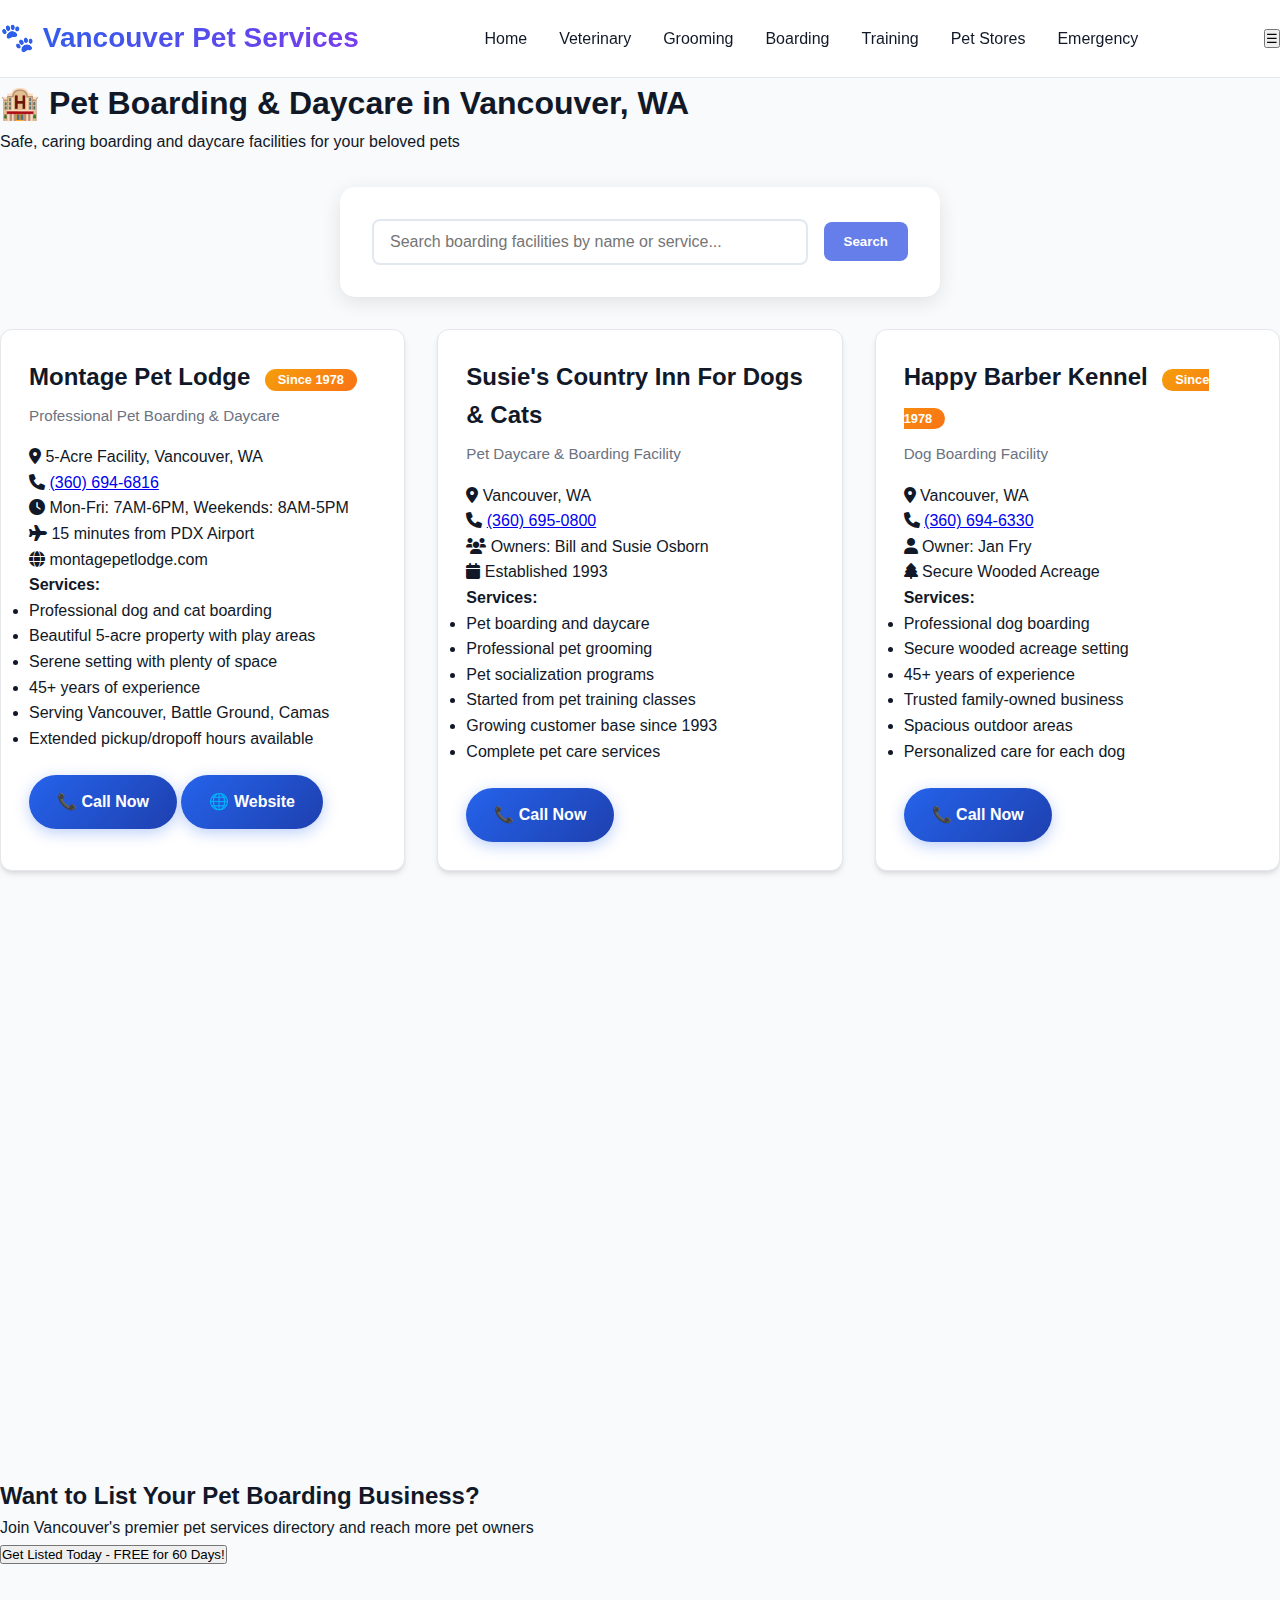
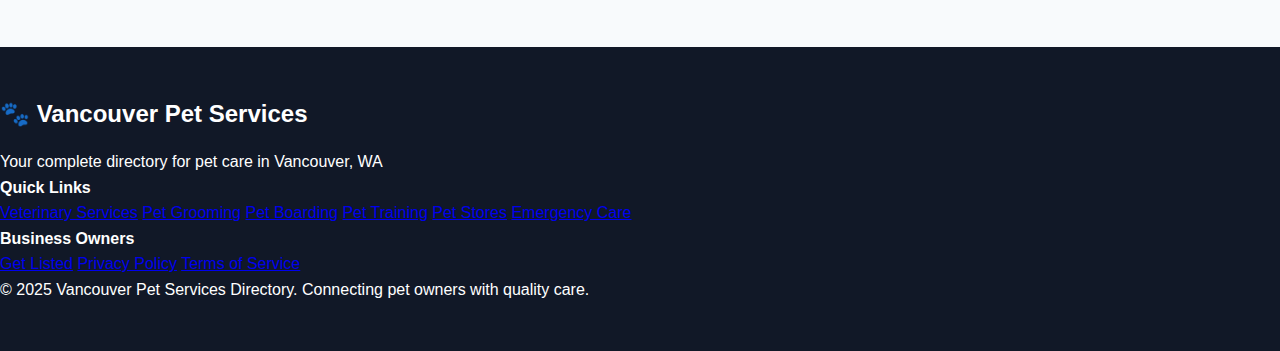
<file: boarding.html>
<!DOCTYPE html>
<html lang="en">
<head>
    <meta charset="UTF-8">
    <meta name="viewport" content="width=device-width, initial-scale=1.0">
    <title>Pet Boarding & Daycare Vancouver WA | Vancouver Pet Services Directory</title>
    <meta name="description" content="Find the best pet boarding and daycare facilities in Vancouver, WA. Safe, caring overnight boarding and daycare services for dogs and cats.">
    <meta name="keywords" content="pet boarding Vancouver WA, dog boarding Vancouver, cat boarding Vancouver, pet daycare Vancouver">
    <link rel="icon" type="image/svg+xml" href="data:image/svg+xml,<svg xmlns='http://www.w3.org/2000/svg' viewBox='0 0 100 100'><text y='.9em' font-size='90'>🐾</text></svg>">
    <link href="https://cdnjs.cloudflare.com/ajax/libs/font-awesome/6.0.0/css/all.min.css" rel="stylesheet">
    <link rel="stylesheet" href="styles.css">
    <style>
        .established-tag { 
            background: linear-gradient(135deg, #f59e0b, #f97316); 
            color: white; 
            padding: 0.2rem 0.8rem; 
            border-radius: 15px; 
            font-size: 0.8rem; 
            margin-left: 0.5rem; 
        }
        
        .search-container {
            background: white;
            padding: 2rem;
            margin: 2rem auto;
            max-width: 600px;
            border-radius: 15px;
            box-shadow: 0 5px 20px rgba(0,0,0,0.1);
        }
        
        .search-bar {
            display: flex;
            gap: 1rem;
            align-items: center;
        }
        
        .search-bar input {
            flex: 1;
            padding: 12px 16px;
            border: 2px solid #e2e8f0;
            border-radius: 8px;
            font-size: 16px;
            transition: all 0.3s ease;
        }
        
        .search-bar input:focus {
            outline: none;
            border-color: #667eea;
            box-shadow: 0 0 0 3px rgba(102, 126, 234, 0.1);
        }
        
        .search-bar button {
            padding: 12px 20px;
            background: #667eea;
            color: white;
            border: none;
            border-radius: 8px;
            cursor: pointer;
            font-weight: 600;
            transition: all 0.3s ease;
        }
        
        .search-bar button:hover {
            background: #5a67d8;
        }
        
        .no-results {
            text-align: center;
            padding: 2rem;
            color: #666;
            font-style: italic;
        }
    </style>
    <!-- Google Analytics 4 -->
    <script async src="https://www.googletagmanager.com/gtag/js?id=G-4RSJ394H7V"></script>
    <script>
        window.dataLayer = window.dataLayer || [];
        function gtag(){dataLayer.push(arguments);}
        gtag('js', new Date());

        gtag('config', 'G-4RSJ394H7V', {
            page_title: document.title,
            page_location: window.location.href,
            page_path: window.location.pathname
        });

        // Enhanced Ecommerce - Track business listing views
        function trackBusinessView(businessName, category) {
            gtag('event', 'view_item', {
                currency: 'USD',
                value: 0,
                items: [{
                    item_id: businessName.toLowerCase().replace(/\s+/g, '-'),
                    item_name: businessName,
                    item_category: category,
                    item_variant: 'free_listing',
                    price: 0,
                    quantity: 1
                }]
            });
        }

        // Track phone clicks
        document.addEventListener('DOMContentLoaded', function() {
            // Phone number click tracking
            const phoneLinks = document.querySelectorAll('a[href^="tel:"]');
            phoneLinks.forEach(link => {
                link.addEventListener('click', function() {
                    const phoneNumber = this.href.replace('tel:', '');
                    const businessName = this.closest('.business-card')?.querySelector('h3')?.textContent || 'Unknown';
                    
                    gtag('event', 'phone_click', {
                        event_category: 'engagement',
                        event_label: businessName,
                        value: phoneNumber
                    });
                });
            });

            // Get Listed button tracking
            const ctaButtons = document.querySelectorAll('.cta-button, .hero-cta, button[onclick*="mailto"]');
            ctaButtons.forEach(button => {
                button.addEventListener('click', function() {
                    gtag('event', 'get_listed_click', {
                        event_category: 'lead_generation',
                        event_label: window.location.pathname,
                        value: 1
                    });
                });
            });

            // Track search usage
            const searchInput = document.querySelector('.search-bar input, #searchBar');
            if (searchInput) {
                let searchTimeout;
                searchInput.addEventListener('input', function() {
                    clearTimeout(searchTimeout);
                    searchTimeout = setTimeout(() => {
                        if (this.value.length > 2) {
                            gtag('event', 'search', {
                                search_term: this.value,
                                event_category: 'engagement'
                            });
                        }
                    }, 1000);
                });
            }
        });
    </script>
</head>
<body>
    <header class="header">
        <nav class="nav">
            <div class="logo">🐾 Vancouver Pet Services</div>
            <div class="nav-links">
                <a href="index.html">Home</a>
                <a href="veterinary.html">Veterinary</a>
                <a href="grooming.html">Grooming</a>
                <a href="boarding.html" class="active">Boarding</a>
                <a href="training.html">Training</a>
                <a href="pet-stores.html">Pet Stores</a>
                <a href="emergency.html">Emergency</a>
            </div>
            <button class="mobile-menu-btn">☰</button>
        </nav>
    </header>

    <section class="page-header">
        <h1>🏨 Pet Boarding & Daycare in Vancouver, WA</h1>
        <p>Safe, caring boarding and daycare facilities for your beloved pets</p>
    </section>

    <!-- Search Functionality -->
    <div class="search-container">
        <div class="search-bar">
            <input type="text" id="searchBar" placeholder="Search boarding facilities by name or service..." />
            <button onclick="searchBusinesses()">Search</button>
        </div>
    </div>

    <div class="container">
        <div class="business-grid" id="businessGrid">
            
            <div class="business-card" data-name="montage pet lodge" data-services="boarding daycare 5-acre facility airport pickup dropoff">
                <h3 class="business-name">Montage Pet Lodge <span class="established-tag">Since 1978</span></h3>
                <div class="business-type">Professional Pet Boarding & Daycare</div>
                <div class="business-info"><i class="fas fa-map-marker-alt"></i> 5-Acre Facility, Vancouver, WA</div>
                <div class="business-info"><i class="fas fa-phone"></i> <a href="tel:+13606946816">(360) 694-6816</a></div>
                <div class="business-info"><i class="fas fa-clock"></i> Mon-Fri: 7AM-6PM, Weekends: 8AM-5PM</div>
                <div class="business-info"><i class="fas fa-plane"></i> 15 minutes from PDX Airport</div>
                <div class="business-info"><i class="fas fa-globe"></i> montagepetlodge.com</div>
                <div class="services-list">
                    <h4>Services:</h4>
                    <ul>
                        <li>Professional dog and cat boarding</li>
                        <li>Beautiful 5-acre property with play areas</li>
                        <li>Serene setting with plenty of space</li>
                        <li>45+ years of experience</li>
                        <li>Serving Vancouver, Battle Ground, Camas</li>
                        <li>Extended pickup/dropoff hours available</li>
                    </ul>
                </div>
                <div class="contact-actions">
                    <a href="tel:+13606946816" class="contact-btn">📞 Call Now</a>
                    <a href="https://www.montagepetlodge.com/" class="contact-btn">🌐 Website</a>
                </div>
            </div>

            <div class="business-card" data-name="susie's country inn" data-services="boarding daycare grooming socialization">
                <h3 class="business-name">Susie's Country Inn For Dogs & Cats</h3>
                <div class="business-type">Pet Daycare & Boarding Facility</div>
                <div class="business-info"><i class="fas fa-map-marker-alt"></i> Vancouver, WA</div>
                <div class="business-info"><i class="fas fa-phone"></i> <a href="tel:+13606950800">(360) 695-0800</a></div>
                <div class="business-info"><i class="fas fa-users"></i> Owners: Bill and Susie Osborn</div>
                <div class="business-info"><i class="fas fa-calendar"></i> Established 1993</div>
                <div class="services-list">
                    <h4>Services:</h4>
                    <ul>
                        <li>Pet boarding and daycare</li>
                        <li>Professional pet grooming</li>
                        <li>Pet socialization programs</li>
                        <li>Started from pet training classes</li>
                        <li>Growing customer base since 1993</li>
                        <li>Complete pet care services</li>
                    </ul>
                </div>
                <div class="contact-actions">
                    <a href="tel:+13606950800" class="contact-btn">📞 Call Now</a>
                </div>
            </div>

            <div class="business-card" data-name="happy barber kennel" data-services="boarding wooded acreage secure">
                <h3 class="business-name">Happy Barber Kennel <span class="established-tag">Since 1978</span></h3>
                <div class="business-type">Dog Boarding Facility</div>
                <div class="business-info"><i class="fas fa-map-marker-alt"></i> Vancouver, WA</div>
                <div class="business-info"><i class="fas fa-phone"></i> <a href="tel:+13606946330">(360) 694-6330</a></div>
                <div class="business-info"><i class="fas fa-user"></i> Owner: Jan Fry</div>
                <div class="business-info"><i class="fas fa-tree"></i> Secure Wooded Acreage</div>
                <div class="services-list">
                    <h4>Services:</h4>
                    <ul>
                        <li>Professional dog boarding</li>
                        <li>Secure wooded acreage setting</li>
                        <li>45+ years of experience</li>
                        <li>Trusted family-owned business</li>
                        <li>Spacious outdoor areas</li>
                        <li>Personalized care for each dog</li>
                    </ul>
                </div>
                <div class="contact-actions">
                    <a href="tel:+13606946330" class="contact-btn">📞 Call Now</a>
                </div>
            </div>

            <div class="business-card" data-name="tiny's place luxury cat boarding" data-services="cat boarding luxury feline cats only">
                <h3 class="business-name">Tiny's Place Luxury Cat Boarding <span class="rating-tag">⭐ 4.9</span></h3>
                <div class="business-type">Luxury Cat-Only Boarding Facility</div>
                <div class="business-info"><i class="fas fa-map-marker-alt"></i> 9228 NE Hwy 99 Suite 101, Vancouver, WA 98665</div>
                <div class="business-info"><i class="fas fa-star"></i> 4.9 Google Rating</div>
                <div class="business-info"><i class="fas fa-cat"></i> Exclusively for Cats</div>
                <div class="services-list">
                    <h4>Luxury Features:</h4>
                    <ul>
                        <li>Luxury cat-only boarding facility</li>
                        <li>Specialized feline care</li>
                        <li>Quiet, stress-free environment</li>
                        <li>Individual luxury suites</li>
                        <li>Climate-controlled rooms</li>
                        <li>Premium care for discerning cat owners</li>
                    </ul>
                </div>
                <div class="contact-actions">
                    <a href="#" class="contact-btn">📞 Contact</a>
                </div>
            </div>

            <div class="business-card" data-name="pawprints pet resort" data-services="boarding daycare luxury resort spa">
                <h3 class="business-name">PawPrints Pet Resort & Spa</h3>
                <div class="business-type">Luxury Pet Boarding & Spa</div>
                <div class="business-info"><i class="fas fa-map-marker-alt"></i> Vancouver, WA</div>
                <div class="business-info"><i class="fas fa-phone"></i> <a href="tel:+13606946200">(360) 694-6200</a></div>
                <div class="business-info"><i class="fas fa-star"></i> Luxury Pet Resort Experience</div>
                <div class="business-info"><i class="fas fa-spa"></i> Full-Service Spa Available</div>
                <div class="services-list">
                    <h4>Services:</h4>
                    <ul>
                        <li>Luxury pet boarding suites</li>
                        <li>Pet daycare and socialization</li>
                        <li>Full-service spa and grooming</li>
                        <li>Indoor and outdoor play areas</li>
                        <li>24/7 supervision and care</li>
                        <li>Special dietary accommodations</li>
                    </ul>
                </div>
                <div class="contact-actions">
                    <a href="tel:+13606946200" class="contact-btn">📞 Call Now</a>
                </div>
            </div>

            <div class="business-card" data-name="countryside kennels" data-services="boarding large dogs countryside setting">
                <h3 class="business-name">Countryside Kennels</h3>
                <div class="business-type">Pet Boarding Facility</div>
                <div class="business-info"><i class="fas fa-map-marker-alt"></i> Vancouver, WA</div>
                <div class="business-info"><i class="fas fa-phone"></i> <a href="tel:+13606955555">(360) 695-5555</a></div>
                <div class="business-info"><i class="fas fa-tree"></i> Countryside Setting</div>
                <div class="business-info"><i class="fas fa-dog"></i> Large & Small Dogs Welcome</div>
                <div class="services-list">
                    <h4>Services:</h4>
                    <ul>
                        <li>Dog and cat boarding</li>
                        <li>Large outdoor exercise areas</li>
                        <li>Climate-controlled kennels</li>
                        <li>Daily exercise and playtime</li>
                        <li>Medication administration</li>
                        <li>Pick-up and drop-off services</li>
                    </ul>
                </div>
                <div class="contact-actions">
                    <a href="tel:+13606955555" class="contact-btn">📞 Call Now</a>
                </div>
            </div>

        </div>

        <div id="noResults" class="no-results" style="display: none;">
            <p>No boarding facilities found matching your search. Try different keywords or <a href="#" onclick="clearSearch()">view all facilities</a>.</p>
        </div>
    </div>

    <section class="cta-section">
        <h2>Want to List Your Pet Boarding Business?</h2>
        <p>Join Vancouver's premier pet services directory and reach more pet owners</p>
        <div class="cta-buttons">
            <button onclick="window.location.href='mailto:info@vancouverpetservices.com?subject=Add My Boarding Business'" class="cta-button">Get Listed Today - FREE for 60 Days!</button>
        </div>
    </section>

    <footer class="footer">
        <div class="footer-content">
            <div class="footer-section">
                <h3>🐾 Vancouver Pet Services</h3>
                <p>Your complete directory for pet care in Vancouver, WA</p>
            </div>
            <div class="footer-section">
                <h4>Quick Links</h4>
                <a href="veterinary.html">Veterinary Services</a>
                <a href="grooming.html">Pet Grooming</a>
                <a href="boarding.html">Pet Boarding</a>
                <a href="training.html">Pet Training</a>
                <a href="pet-stores.html">Pet Stores</a>
                <a href="emergency.html">Emergency Care</a>
            </div>
            <div class="footer-section">
                <h4>Business Owners</h4>
                <a href="mailto:info@vancouverpetservices.com">Get Listed</a>
                <a href="privacy.html">Privacy Policy</a>
                <a href="terms.html">Terms of Service</a>
            </div>
        </div>
        <div class="footer-bottom">
            <p>&copy; 2025 Vancouver Pet Services Directory. Connecting pet owners with quality care.</p>
        </div>
    </footer>

    <script src="ui-enhance.js"></script>
    <script>
        // Enhanced Search Functionality
        function searchBusinesses() {
            const searchTerm = document.getElementById('searchBar').value.toLowerCase().trim();
            const businessCards = document.querySelectorAll('.business-card');
            const noResults = document.getElementById('noResults');
            let hasResults = false;

            businessCards.forEach(card => {
                const name = card.getAttribute('data-name') || '';
                const services = card.getAttribute('data-services') || '';
                const textContent = card.textContent.toLowerCase();
                
                const isMatch = name.includes(searchTerm) || 
                               services.includes(searchTerm) || 
                               textContent.includes(searchTerm);

                if (searchTerm === '' || isMatch) {
                    card.style.display = 'block';
                    hasResults = true;
                } else {
                    card.style.display = 'none';
                }
            });

            noResults.style.display = hasResults ? 'none' : 'block';
            
            // Track search
            if (searchTerm && typeof gtag !== 'undefined') {
                gtag('event', 'search', {
                    search_term: searchTerm,
                    event_category: 'boarding_search'
                });
            }
        }

        function clearSearch() {
            document.getElementById('searchBar').value = '';
            searchBusinesses();
        }

        // Real-time search
        document.getElementById('searchBar').addEventListener('input', searchBusinesses);

        // Mobile menu functionality
        document.addEventListener('DOMContentLoaded', function() {
            const mobileMenuBtn = document.querySelector('.mobile-menu-btn');
            const navLinks = document.querySelector('.nav-links');

            if (mobileMenuBtn) {
                mobileMenuBtn.addEventListener('click', function() {
                    navLinks.classList.toggle('show');
                });
            }

            // Track business views
            document.querySelectorAll('.business-card').forEach(card => {
                const businessName = card.querySelector('h3').textContent.replace(/Since \d+/, '').trim();
                if (typeof trackBusinessView === 'function') {
                    trackBusinessView(businessName, 'Boarding');
                }
            });
        });
    </script>
</body>
</html>
</file>
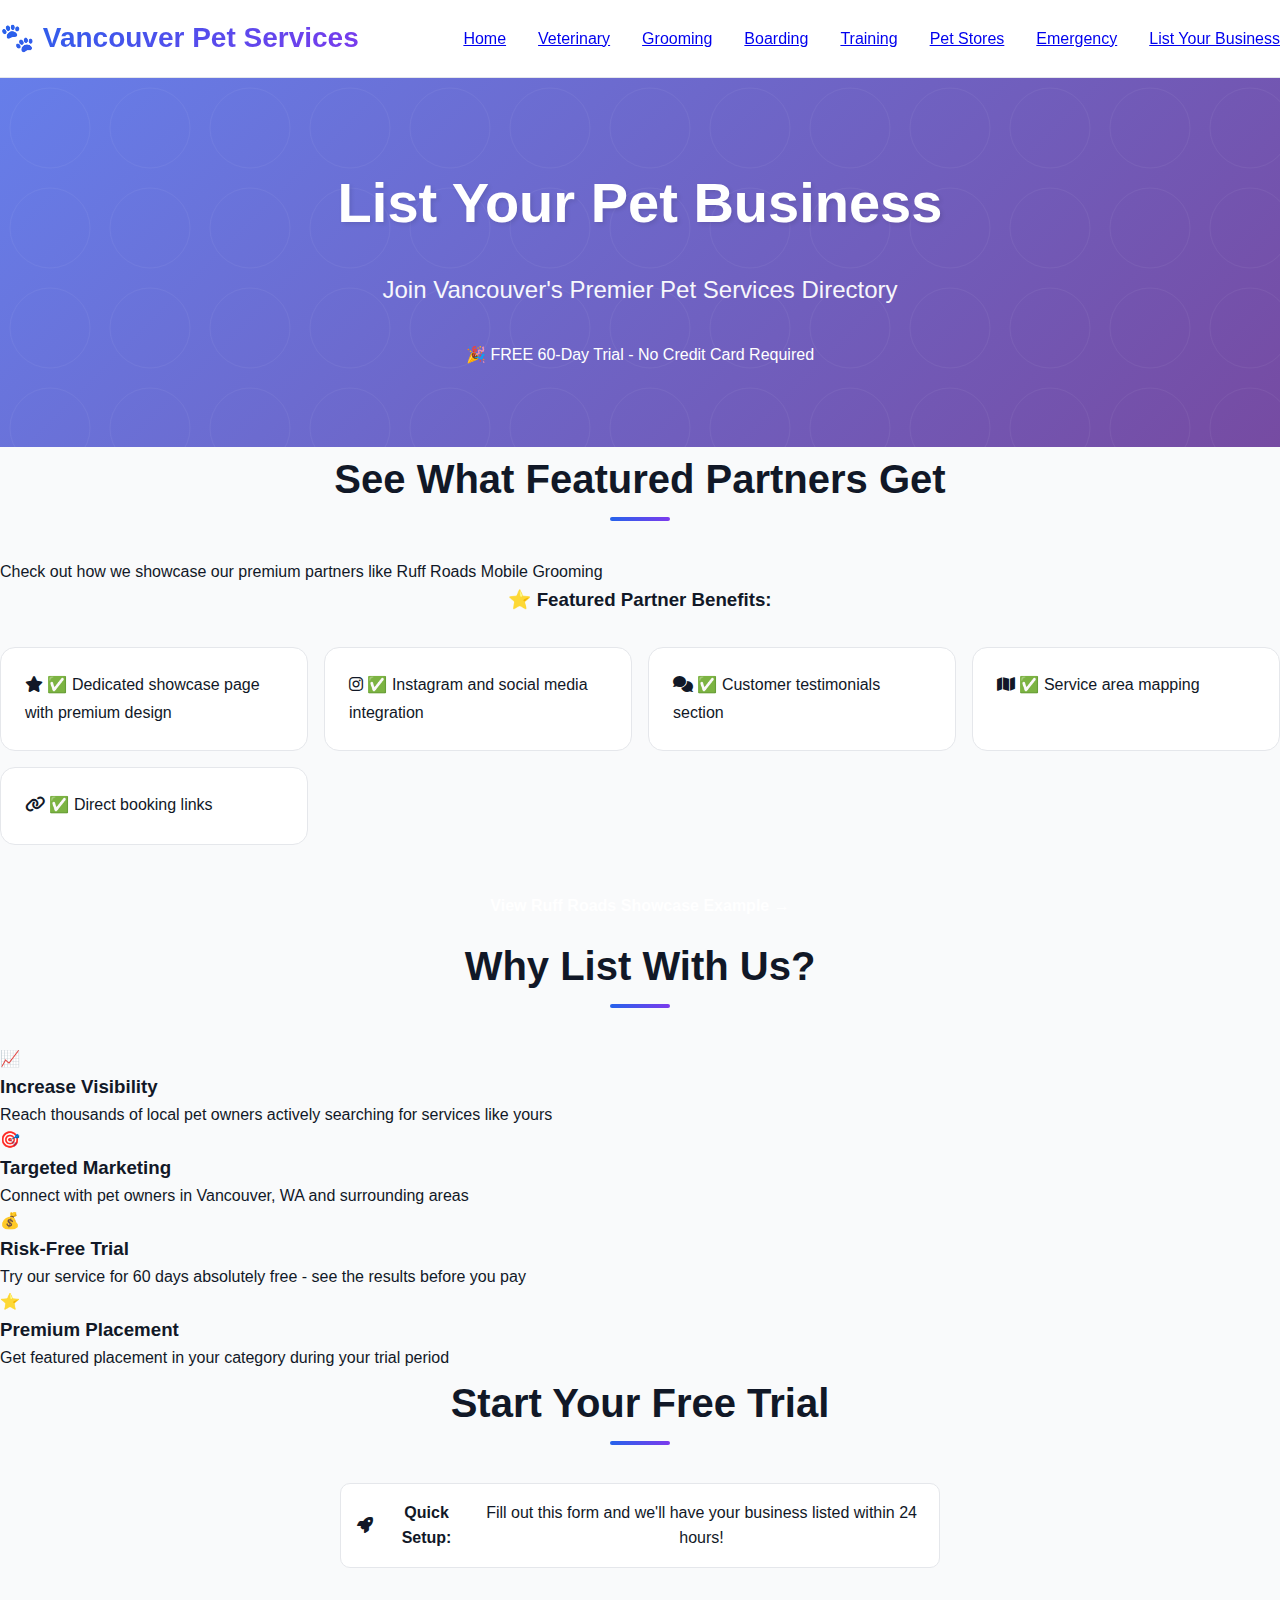
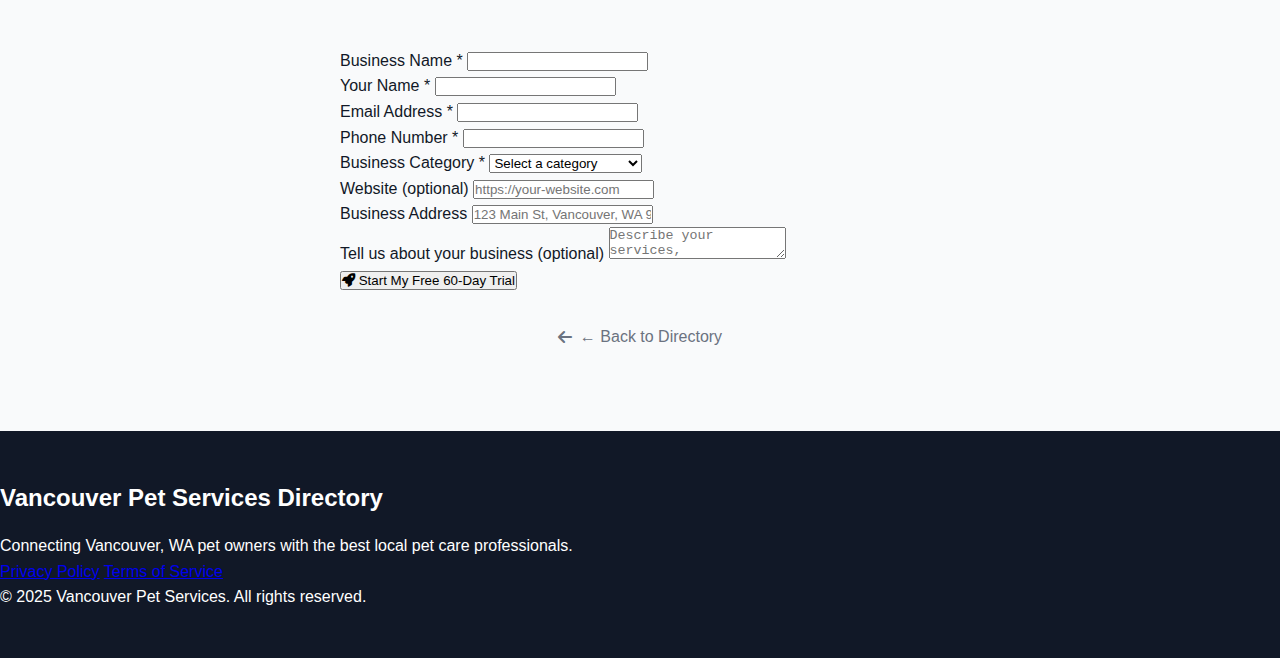
<file: business-signup.html>
<!DOCTYPE html>
<html lang="en">
<head>
    <meta charset="UTF-8">
    <meta name="viewport" content="width=device-width, initial-scale=1.0">
    <title>List Your Business - Vancouver Pet Services</title>
    <meta name="description" content="List your pet business on Vancouver Pet Services Directory. Free 60-day trial for new businesses. Reach local pet owners in Vancouver, WA.">
    <link rel="icon" type="image/svg+xml" href="data:image/svg+xml,<svg xmlns='http://www.w3.org/2000/svg' viewBox='0 0 100 100'><text y='.9em' font-size='90'>🐾</text></svg>">
    <link href="https://cdnjs.cloudflare.com/ajax/libs/font-awesome/6.0.0/css/all.min.css" rel="stylesheet">
    <link rel="stylesheet" href="styles.css">
    
    <!-- Google Analytics -->
    <script async src="https://www.googletagmanager.com/gtag/js?id=G-4RSJ394H7V"></script>
    <script>
        window.dataLayer = window.dataLayer || [];
        function gtag(){dataLayer.push(arguments);}
        gtag('js', new Date());
        gtag('config', 'G-4RSJ394H7V');
    </script>
</head>
<body>
    <!-- Header -->
    <header class="header">
        <nav class="nav">
            <a href="/" class="logo">🐾 Vancouver Pet Services</a>
            <div class="nav-links-mobile">
                <a href="/">Home</a>
                <a href="/veterinary">Veterinary</a>
                <a href="/grooming">Grooming</a>
                <a href="/boarding">Boarding</a>
                <a href="/training">Training</a>
                <a href="/pet-stores">Pet Stores</a>
                <a href="/emergency">Emergency</a>
                <a href="/business-signup" class="cta">List Your Business</a>
            </div>
            <button class="mobile-menu-btn">☰</button>
        </nav>
    </header>

    <!-- Hero Section -->
    <section class="hero">
        <div class="hero-content">
            <h1 class="hero-title">
                <span class="hero-title-line1">List Your Pet Business</span>
            </h1>
            <p class="hero-subtitle">Join Vancouver's Premier Pet Services Directory</p>
            <div class="hero-badge">🎉 FREE 60-Day Trial - No Credit Card Required</div>
        </div>
    </section>

    <!-- Featured Partner Benefits -->
    <section class="section">
        <div class="container">
            <h2 class="section-title">See What Featured Partners Get</h2>
            <p class="section-subtitle">Check out how we showcase our premium partners like Ruff Roads Mobile Grooming</p>
            
            <div class="featured-benefits">
                <h3 style="color: var(--neon-blue); margin-bottom: 2rem; text-align: center;">⭐ Featured Partner Benefits:</h3>
                <div style="display: grid; grid-template-columns: repeat(auto-fit, minmax(250px, 1fr)); gap: 1rem; margin-bottom: 2rem;">
                    <div style="background: var(--card-bg); padding: 1.5rem; border-radius: 15px; border: 1px solid var(--border-color);">
                        <i class="fas fa-star" style="color: var(--neon-blue); margin-bottom: 0.5rem;"></i>
                        ✅ Dedicated showcase page with premium design
                    </div>
                    <div style="background: var(--card-bg); padding: 1.5rem; border-radius: 15px; border: 1px solid var(--border-color);">
                        <i class="fab fa-instagram" style="color: var(--neon-purple); margin-bottom: 0.5rem;"></i>
                        ✅ Instagram and social media integration
                    </div>
                    <div style="background: var(--card-bg); padding: 1.5rem; border-radius: 15px; border: 1px solid var(--border-color);">
                        <i class="fas fa-comments" style="color: var(--neon-green); margin-bottom: 0.5rem;"></i>
                        ✅ Customer testimonials section
                    </div>
                    <div style="background: var(--card-bg); padding: 1.5rem; border-radius: 15px; border: 1px solid var(--border-color);">
                        <i class="fas fa-map" style="color: var(--brand-accent); margin-bottom: 0.5rem;"></i>
                        ✅ Service area mapping
                    </div>
                    <div style="background: var(--card-bg); padding: 1.5rem; border-radius: 15px; border: 1px solid var(--border-color);">
                        <i class="fas fa-link" style="color: var(--neon-pink); margin-bottom: 0.5rem;"></i>
                        ✅ Direct booking links
                    </div>
                </div>
                <div style="text-align: center;">
                    <a href="/ruff-roads-showcase" style="background: linear-gradient(135deg, var(--brand-primary), var(--brand-secondary)); color: white; text-decoration: none; padding: 1rem 2rem; border-radius: 10px; font-weight: 600; display: inline-flex; align-items: center; gap: 0.5rem; transition: var(--transition-base); box-shadow: var(--shadow-glow);">
                        View Ruff Roads Showcase Example →
                    </a>
                </div>
            </div>
        </div>
    </section>

    <!-- Why List With Us -->
    <section class="section section-alt">
        <div class="container">
            <h2 class="section-title">Why List With Us?</h2>
            
            <div class="featured-grid">
                <div class="featured-card">
                    <div class="featured-icon">📈</div>
                    <h3 class="featured-title">Increase Visibility</h3>
                    <p class="featured-description">Reach thousands of local pet owners actively searching for services like yours</p>
                </div>

                <div class="featured-card">
                    <div class="featured-icon">🎯</div>
                    <h3 class="featured-title">Targeted Marketing</h3>
                    <p class="featured-description">Connect with pet owners in Vancouver, WA and surrounding areas</p>
                </div>

                <div class="featured-card">
                    <div class="featured-icon">💰</div>
                    <h3 class="featured-title">Risk-Free Trial</h3>
                    <p class="featured-description">Try our service for 60 days absolutely free - see the results before you pay</p>
                </div>

                <div class="featured-card">
                    <div class="featured-icon">⭐</div>
                    <h3 class="featured-title">Premium Placement</h3>
                    <p class="featured-description">Get featured placement in your category during your trial period</p>
                </div>
            </div>
        </div>
    </section>

    <!-- Signup Form -->
    <section class="section">
        <div class="container">
            <div style="max-width: 600px; margin: 0 auto;">
                <h2 class="section-title">Start Your Free Trial</h2>
                <div style="text-align: center; margin-bottom: 3rem;">
                    <div style="background: var(--card-bg); padding: 1rem; border-radius: 10px; border: 1px solid var(--border-color); display: inline-flex; align-items: center; gap: 0.5rem; margin-bottom: 2rem;">
                        <i class="fas fa-rocket" style="color: var(--neon-blue);"></i>
                        <strong>Quick Setup:</strong> Fill out this form and we'll have your business listed within 24 hours!
                    </div>
                </div>

                <form class="contact-form" action="/success.html?form=business" method="POST" netlify name="business-signup">
                    <input type="hidden" name="form-name" value="business-signup">
                    
                    <div class="form-group">
                        <label for="business-name" class="form-label">
                            Business Name <span style="color: var(--brand-danger);">*</span>
                        </label>
                        <input type="text" id="business-name" name="business-name" class="form-input" required>
                    </div>

                    <div class="form-group">
                        <label for="owner-name" class="form-label">
                            Your Name <span style="color: var(--brand-danger);">*</span>
                        </label>
                        <input type="text" id="owner-name" name="owner-name" class="form-input" required>
                    </div>

                    <div class="form-group">
                        <label for="email" class="form-label">
                            Email Address <span style="color: var(--brand-danger);">*</span>
                        </label>
                        <input type="email" id="email" name="email" class="form-input" required>
                    </div>

                    <div class="form-group">
                        <label for="phone" class="form-label">
                            Phone Number <span style="color: var(--brand-danger);">*</span>
                        </label>
                        <input type="tel" id="phone" name="phone" class="form-input" required>
                    </div>

                    <div class="form-group">
                        <label for="category" class="form-label">
                            Business Category <span style="color: var(--brand-danger);">*</span>
                        </label>
                        <select id="category" name="category" class="form-select" required>
                            <option value="">Select a category</option>
                            <option value="Veterinary Clinic">Veterinary Clinic</option>
                            <option value="Pet Grooming">Pet Grooming</option>
                            <option value="Pet Boarding/Daycare">Pet Boarding/Daycare</option>
                            <option value="Pet Training">Pet Training</option>
                            <option value="Pet Store/Supplies">Pet Store/Supplies</option>
                            <option value="Mobile Services">Mobile Services</option>
                            <option value="Emergency Services">Emergency Services</option>
                            <option value="Other Pet Services">Other Pet Services</option>
                        </select>
                    </div>

                    <div class="form-group">
                        <label for="website" class="form-label">Website (optional)</label>
                        <input type="url" id="website" name="website" class="form-input" placeholder="https://your-website.com">
                    </div>

                    <div class="form-group">
                        <label for="address" class="form-label">Business Address</label>
                        <input type="text" id="address" name="address" class="form-input" placeholder="123 Main St, Vancouver, WA 98660">
                    </div>

                    <div class="form-group">
                        <label for="description" class="form-label">Tell us about your business (optional)</label>
                        <textarea id="description" name="description" class="form-textarea" 
                                  placeholder="Describe your services, specialties, and what makes your business unique..."></textarea>
                    </div>

                    <button type="submit" class="form-submit">
                        <i class="fas fa-rocket"></i>
                        Start My Free 60-Day Trial
                    </button>
                </form>

                <div style="text-align: center; margin-top: 2rem;">
                    <a href="/" style="color: var(--text-secondary); text-decoration: none; display: inline-flex; align-items: center; gap: 0.5rem; transition: var(--transition-fast);">
                        <i class="fas fa-arrow-left"></i>
                        ← Back to Directory
                    </a>
                </div>
            </div>
        </div>
    </section>

    <!-- Footer -->
    <footer class="footer">
        <div class="footer-content">
            <h3 class="footer-title">Vancouver Pet Services Directory</h3>
            <p class="footer-description">
                Connecting Vancouver, WA pet owners with the best local pet care professionals.
            </p>
            <div class="footer-links">
                <a href="/privacy">Privacy Policy</a>
                <a href="/terms">Terms of Service</a>
            </div>
            <div class="footer-bottom">
                <p>&copy; 2025 Vancouver Pet Services. All rights reserved.</p>
            </div>
        </div>
    </footer>

    <script>
        // Track page view
        gtag('event', 'page_view', {
            'page_title': 'Business Signup',
            'page_location': window.location.href
        });

        // Track form start
        document.querySelector('form').addEventListener('focusin', function() {
            gtag('event', 'form_start', {
                'form_type': 'business_signup',
                'event_category': 'engagement'
            });
        }, { once: true });

        // Form validation and enhancement
        document.querySelector('form').addEventListener('submit', function(e) {
            // Track form submission attempt
            gtag('event', 'form_submit_attempt', {
                'form_type': 'business_signup',
                'event_category': 'engagement'
            });
        });

        // Mobile menu functionality
        document.querySelector('.mobile-menu-btn').addEventListener('click', function() {
            const mobileNav = document.querySelector('.nav-links-mobile');
            mobileNav.style.display = mobileNav.style.display === 'flex' ? 'none' : 'flex';
        });

        // Enhanced form interaction
        const inputs = document.querySelectorAll('.form-input, .form-select, .form-textarea');
        inputs.forEach(input => {
            input.addEventListener('focus', function() {
                this.parentElement.style.transform = 'translateY(-2px)';
                this.parentElement.style.transition = 'var(--transition-base)';
            });
            
            input.addEventListener('blur', function() {
                this.parentElement.style.transform = 'translateY(0)';
            });
        });

        // Add floating animation for icons
        const style = document.createElement('style');
        style.textContent = `
            .featured-icon {
                animation: float 3s ease-in-out infinite;
            }
            .featured-icon:nth-child(odd) {
                animation-delay: -1.5s;
            }
            @keyframes float {
                0%, 100% { transform: translateY(0px); }
                50% { transform: translateY(-10px); }
            }
            
            @media (max-width: 768px) {
                .nav-links-mobile {
                    display: none;
                    position: absolute;
                    top: 100%;
                    left: 0;
                    right: 0;
                    background: var(--card-bg);
                    flex-direction: column;
                    padding: 1rem;
                    border-top: 1px solid var(--border-color);
                    box-shadow: var(--shadow-dark);
                }
                .nav-links-mobile.active {
                    display: flex;
                }
                .mobile-menu-btn {
                    display: block;
                    background: none;
                    border: none;
                    color: var(--text-primary);
                    font-size: 1.5rem;
                    cursor: pointer;
                }
            }
            @media (min-width: 769px) {
                .nav-links-mobile {
                    display: flex;
                    gap: 2rem;
                    align-items: center;
                }
                .mobile-menu-btn {
                    display: none;
                }
            }
        `;
        document.head.appendChild(style);
    </script>
</body>
</html>
</file>
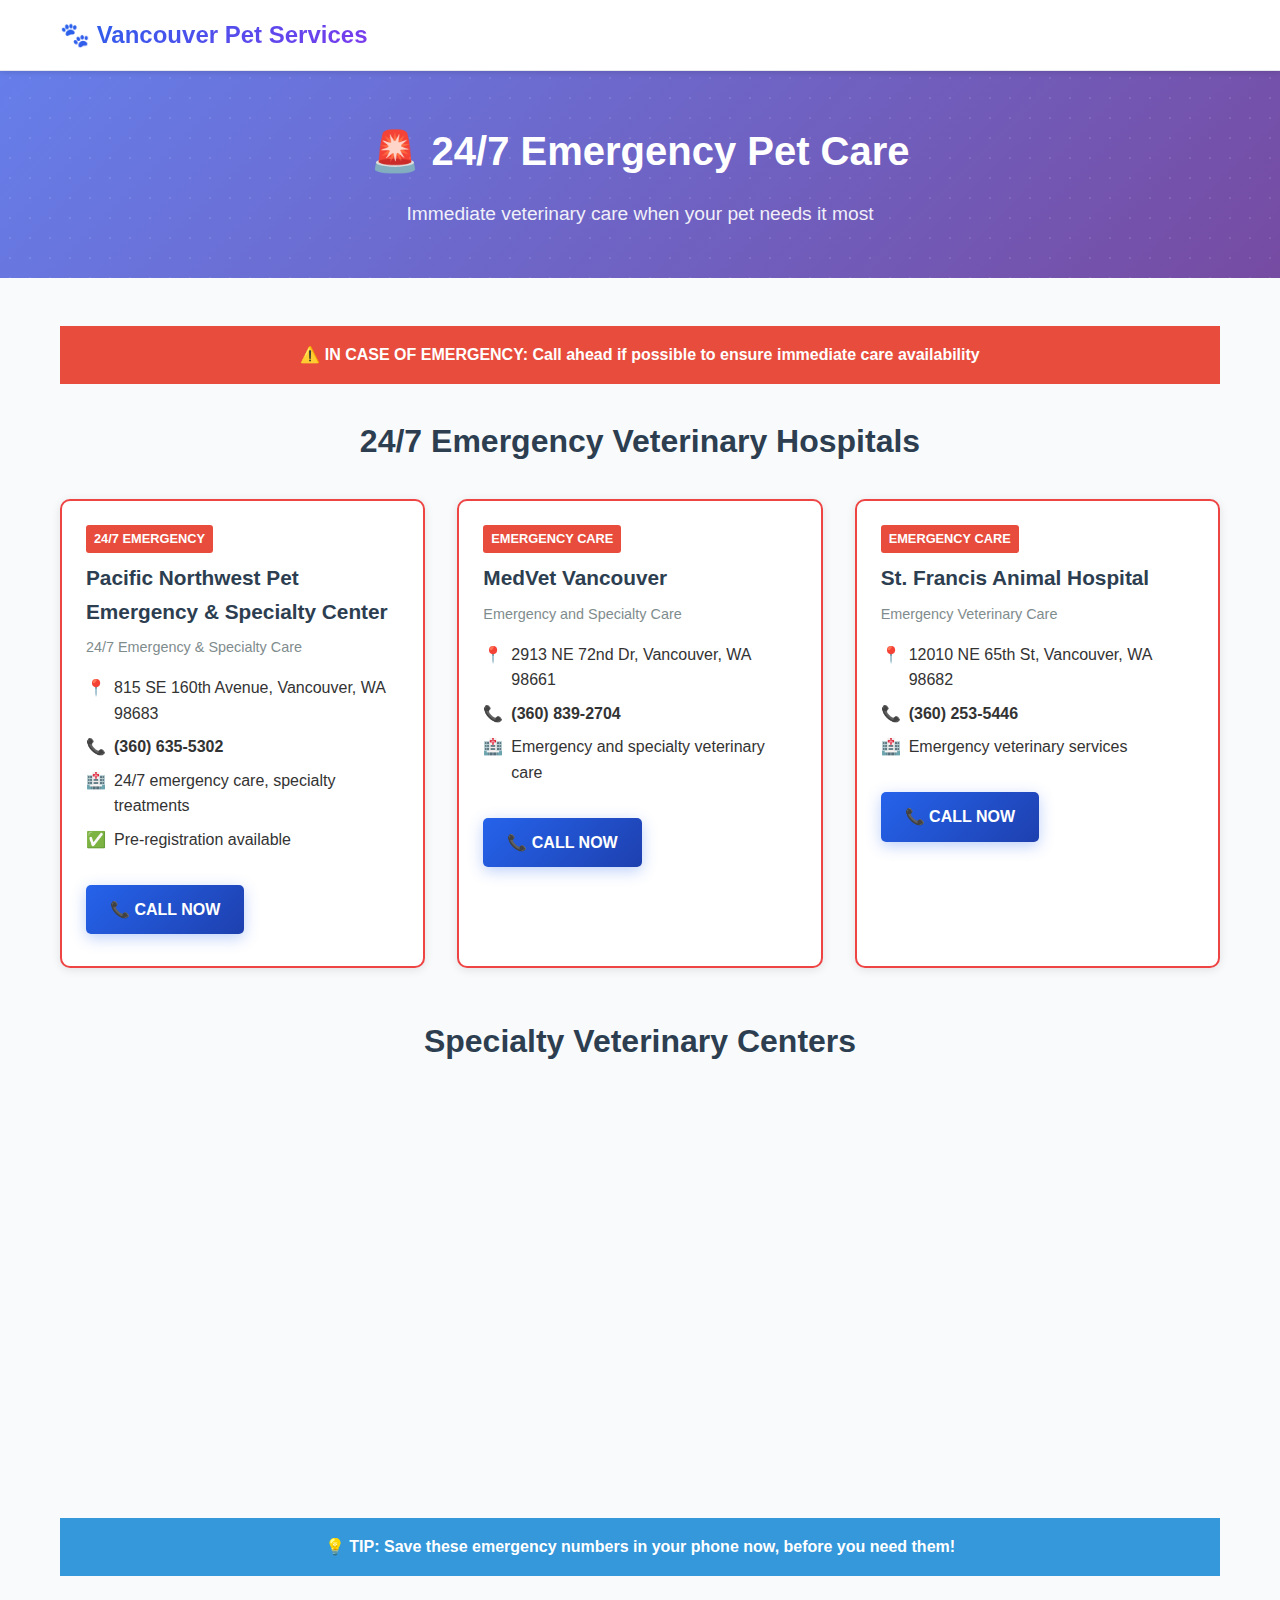
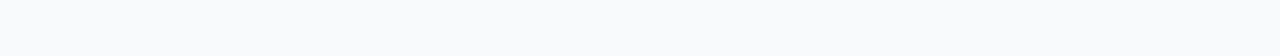
<file: emergency.html>
<!DOCTYPE html>
<html lang="en">
<head>
    <meta charset="UTF-8">
    <meta name="viewport" content="width=device-width, initial-scale=1.0">
    <title>24/7 Emergency Pet Care in Vancouver, WA - Vancouver Pet Services Directory</title>
    <meta name="description" content="Find 24/7 emergency veterinary services in Vancouver, WA. Get immediate help for your pet with our list of emergency animal hospitals.">
    <style>
        * {
            margin: 0;
            padding: 0;
            box-sizing: border-box;
        }
        
        body {
            font-family: -apple-system, BlinkMacSystemFont, 'Segoe UI', Roboto, Oxygen, Ubuntu, Cantarell, sans-serif;
            line-height: 1.6;
            color: #333;
            background-color: #f5f5f5;
        }
        
        .header {
            background-color: #2c3e50;
            color: white;
            padding: 1rem 0;
            position: sticky;
            top: 0;
            z-index: 100;
            box-shadow: 0 2px 5px rgba(0,0,0,0.1);
        }
        
        .container {
            max-width: 1200px;
            margin: 0 auto;
            padding: 0 20px;
        }
        
        .nav {
            display: flex;
            justify-content: space-between;
            align-items: center;
            flex-wrap: wrap;
        }
        
        .logo {
            font-size: 1.5rem;
            font-weight: bold;
            text-decoration: none;
            color: white;
        }
        
        .nav-links {
            display: flex;
            list-style: none;
            gap: 1.5rem;
            flex-wrap: wrap;
        }
        
        .nav-links a {
            color: white;
            text-decoration: none;
            transition: color 0.3s;
        }
        
        .nav-links a:hover {
            color: #3498db;
        }
        
        .hero {
            background: linear-gradient(135deg, #e74c3c 0%, #c0392b 100%);
            color: white;
            padding: 3rem 0;
            text-align: center;
        }
        
        .hero h1 {
            font-size: 2.5rem;
            margin-bottom: 1rem;
        }
        
        .hero p {
            font-size: 1.2rem;
            opacity: 0.9;
        }
        
        .emergency-notice {
            background-color: #e74c3c;
            color: white;
            padding: 1rem;
            text-align: center;
            font-weight: bold;
            margin-bottom: 2rem;
        }
        
        .content {
            padding: 3rem 0;
        }
        
        .section-title {
            font-size: 2rem;
            margin-bottom: 2rem;
            color: #2c3e50;
            text-align: center;
        }
        
        .business-grid {
            display: grid;
            grid-template-columns: repeat(auto-fill, minmax(350px, 1fr));
            gap: 2rem;
            margin-bottom: 3rem;
        }
        
        .business-card {
            background: white;
            border-radius: 10px;
            padding: 1.5rem;
            box-shadow: 0 2px 10px rgba(0,0,0,0.1);
            transition: transform 0.3s, box-shadow 0.3s;
            border: 2px solid transparent;
        }
        
        .business-card.emergency {
            border-color: #e74c3c;
        }
        
        .business-card:hover {
            transform: translateY(-5px);
            box-shadow: 0 5px 20px rgba(0,0,0,0.15);
        }
        
        .business-name {
            font-size: 1.3rem;
            font-weight: bold;
            color: #2c3e50;
            margin-bottom: 0.5rem;
        }
        
        .business-type {
            color: #7f8c8d;
            font-size: 0.9rem;
            margin-bottom: 0.5rem;
        }
        
        .business-info {
            margin: 1rem 0;
        }
        
        .info-item {
            display: flex;
            align-items: flex-start;
            margin-bottom: 0.5rem;
        }
        
        .info-icon {
            margin-right: 0.5rem;
            flex-shrink: 0;
        }
        
        .contact-btn {
            display: inline-block;
            background-color: #e74c3c;
            color: white;
            padding: 0.75rem 1.5rem;
            border-radius: 5px;
            text-decoration: none;
            margin-top: 1rem;
            transition: background-color 0.3s;
            font-weight: bold;
        }
        
        .contact-btn:hover {
            background-color: #c0392b;
        }
        
        .emergency-badge {
            display: inline-block;
            background-color: #e74c3c;
            color: white;
            padding: 0.25rem 0.5rem;
            border-radius: 3px;
            font-size: 0.8rem;
            font-weight: bold;
            margin-bottom: 0.5rem;
        }
        
        @media (max-width: 768px) {
            .hero h1 {
                font-size: 2rem;
            }
            
            .business-grid {
                grid-template-columns: 1fr;
            }
        }
    </style>
</head>
<body>
    <header class="header">
        <div class="container">
            <nav class="nav">
                <a href="index.html" class="logo">🐾 Vancouver Pet Services</a>
                <ul class="nav-links">
                    <li><a href="index.html">Home</a></li>
                    <li><a href="veterinary.html">Veterinary</a></li>
                    <li><a href="grooming.html">Grooming</a></li>
                    <li><a href="boarding.html">Boarding</a></li>
                    <li><a href="training.html">Training</a></li>
                    <li><a href="pet-stores.html">Pet Stores</a></li>
                    <li><a href="emergency.html">Emergency</a></li>
                </ul>
            </nav>
        </div>
    </header>

    <section class="hero">
        <div class="container">
            <h1>🚨 24/7 Emergency Pet Care</h1>
            <p>Immediate veterinary care when your pet needs it most</p>
        </div>
    </section>

    <div class="content">
        <div class="container">
            <div class="emergency-notice">
                ⚠️ IN CASE OF EMERGENCY: Call ahead if possible to ensure immediate care availability
            </div>

            <h2 class="section-title">24/7 Emergency Veterinary Hospitals</h2>
            
            <div class="business-grid">
                <div class="business-card emergency">
                    <span class="emergency-badge">24/7 EMERGENCY</span>
                    <h3 class="business-name">Pacific Northwest Pet Emergency & Specialty Center</h3>
                    <p class="business-type">24/7 Emergency & Specialty Care</p>
                    <div class="business-info">
                        <div class="info-item">
                            <span class="info-icon">📍</span>
                            <span>815 SE 160th Avenue, Vancouver, WA 98683</span>
                        </div>
                        <div class="info-item">
                            <span class="info-icon">📞</span>
                            <span><strong>(360) 635-5302</strong></span>
                        </div>
                        <div class="info-item">
                            <span class="info-icon">🏥</span>
                            <span>24/7 emergency care, specialty treatments</span>
                        </div>
                        <div class="info-item">
                            <span class="info-icon">✅</span>
                            <span>Pre-registration available</span>
                        </div>
                    </div>
                    <a href="tel:+13606355302" class="contact-btn">📞 CALL NOW</a>
                </div>

                <div class="business-card emergency">
                    <span class="emergency-badge">EMERGENCY CARE</span>
                    <h3 class="business-name">MedVet Vancouver</h3>
                    <p class="business-type">Emergency and Specialty Care</p>
                    <div class="business-info">
                        <div class="info-item">
                            <span class="info-icon">📍</span>
                            <span>2913 NE 72nd Dr, Vancouver, WA 98661</span>
                        </div>
                        <div class="info-item">
                            <span class="info-icon">📞</span>
                            <span><strong>(360) 839-2704</strong></span>
                        </div>
                        <div class="info-item">
                            <span class="info-icon">🏥</span>
                            <span>Emergency and specialty veterinary care</span>
                        </div>
                    </div>
                    <a href="tel:+13608392704" class="contact-btn">📞 CALL NOW</a>
                </div>

                <div class="business-card emergency">
                    <span class="emergency-badge">EMERGENCY CARE</span>
                    <h3 class="business-name">St. Francis Animal Hospital</h3>
                    <p class="business-type">Emergency Veterinary Care</p>
                    <div class="business-info">
                        <div class="info-item">
                            <span class="info-icon">📍</span>
                            <span>12010 NE 65th St, Vancouver, WA 98682</span>
                        </div>
                        <div class="info-item">
                            <span class="info-icon">📞</span>
                            <span><strong>(360) 253-5446</strong></span>
                        </div>
                        <div class="info-item">
                            <span class="info-icon">🏥</span>
                            <span>Emergency veterinary services</span>
                        </div>
                    </div>
                    <a href="tel:+13602535446" class="contact-btn">📞 CALL NOW</a>
                </div>
            </div>

            <h2 class="section-title">Specialty Veterinary Centers</h2>
            
            <div class="business-grid">
                <div class="business-card">
                    <h3 class="business-name">Columbia River Veterinary Specialists</h3>
                    <p class="business-type">Specialty Veterinary Care</p>
                    <div class="business-info">
                        <div class="info-item">
                            <span class="info-icon">📍</span>
                            <span>6607 NE 84th St #109, Vancouver, WA 98665</span>
                        </div>
                        <div class="info-item">
                            <span class="info-icon">📞</span>
                            <span><strong>(360) 694-3007</strong></span>
                        </div>
                        <div class="info-item">
                            <span class="info-icon">🏥</span>
                            <span>Specialized veterinary treatments</span>
                        </div>
                    </div>
                    <a href="tel:+13606943007" class="contact-btn">📞 Call Now</a>
                </div>
            </div>

            <div class="emergency-notice" style="background-color: #3498db; margin-top: 3rem;">
                💡 TIP: Save these emergency numbers in your phone now, before you need them!
            </div>
        </div>
    </div>

    <script>
        // Add click tracking for business cards
        document.querySelectorAll('.business-card').forEach(card => {
            card.addEventListener('click', function() {
                const businessName = this.querySelector('.business-name').textContent;
                console.log('Clicked on: ' + businessName);
                // Here you could add analytics tracking
            });
        });
    </script>
<script src="ui-enhance.js"></script>
</body>
</html>
</file>
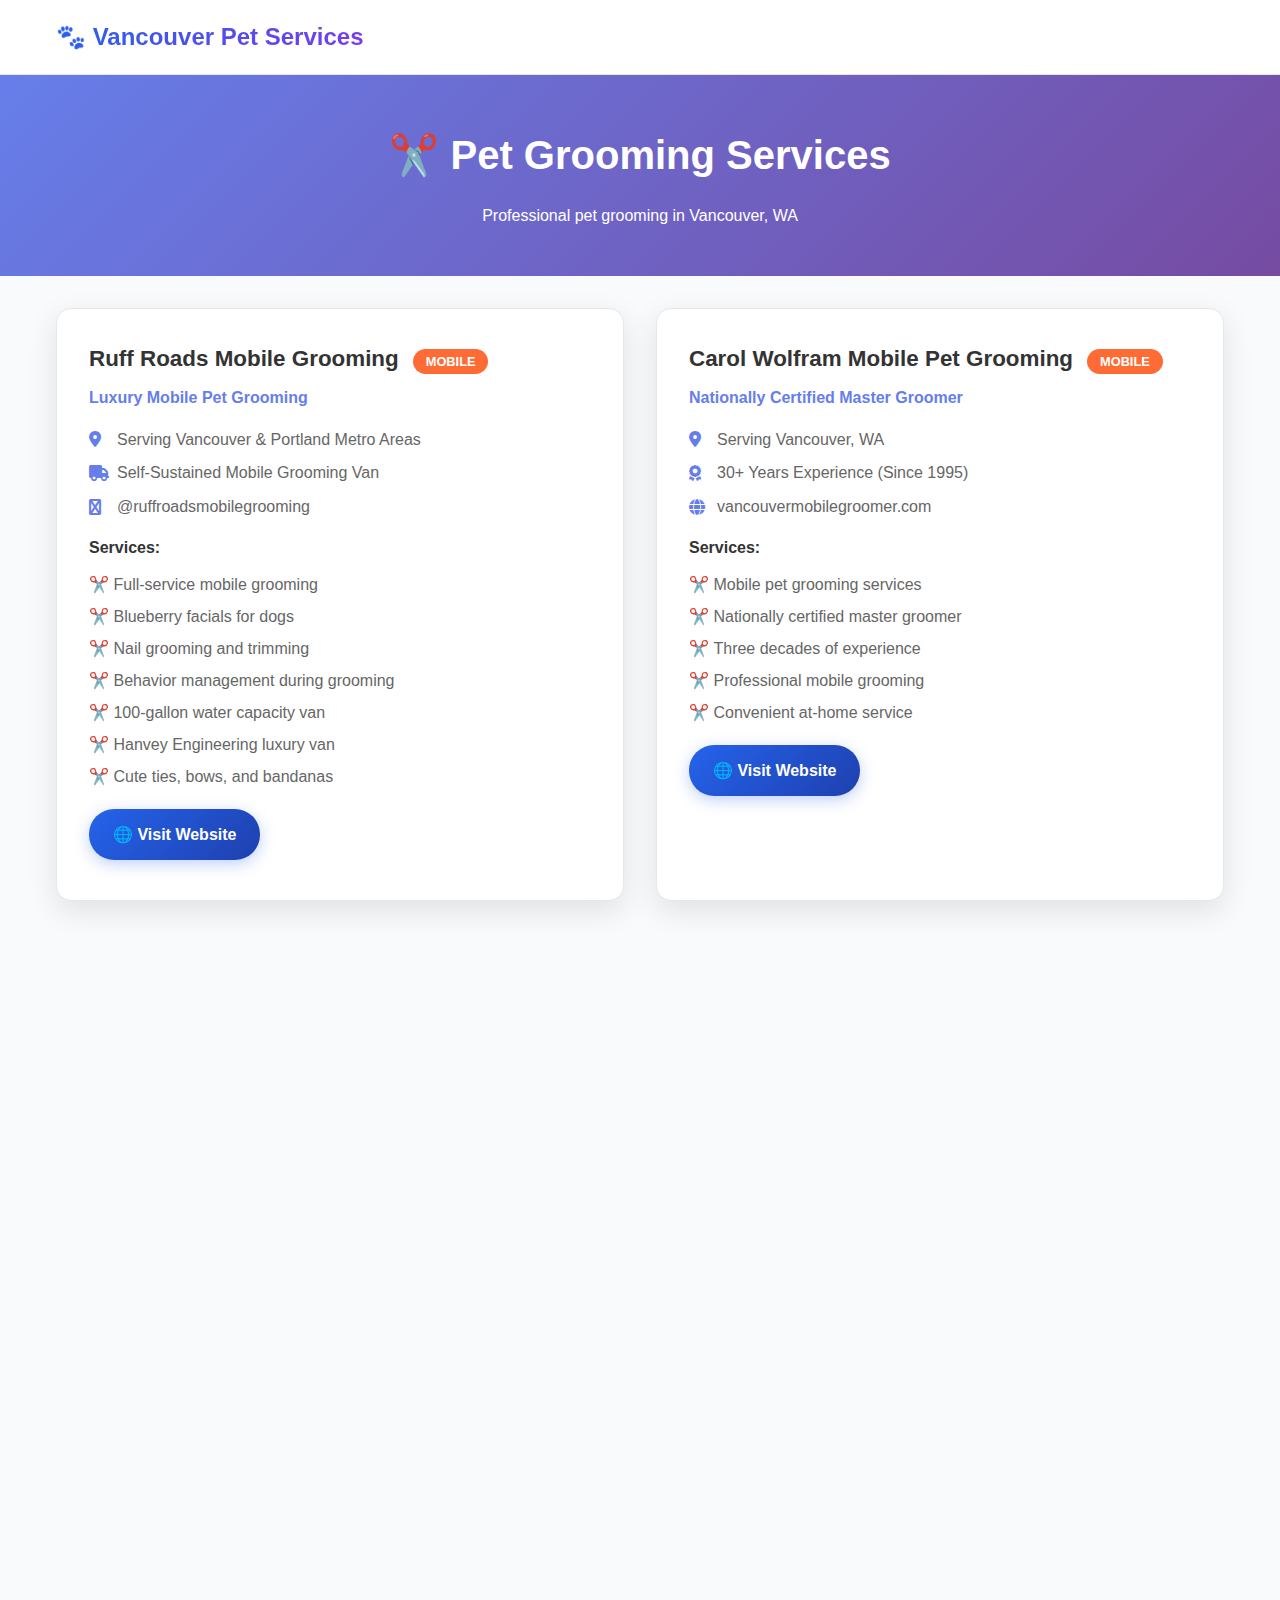
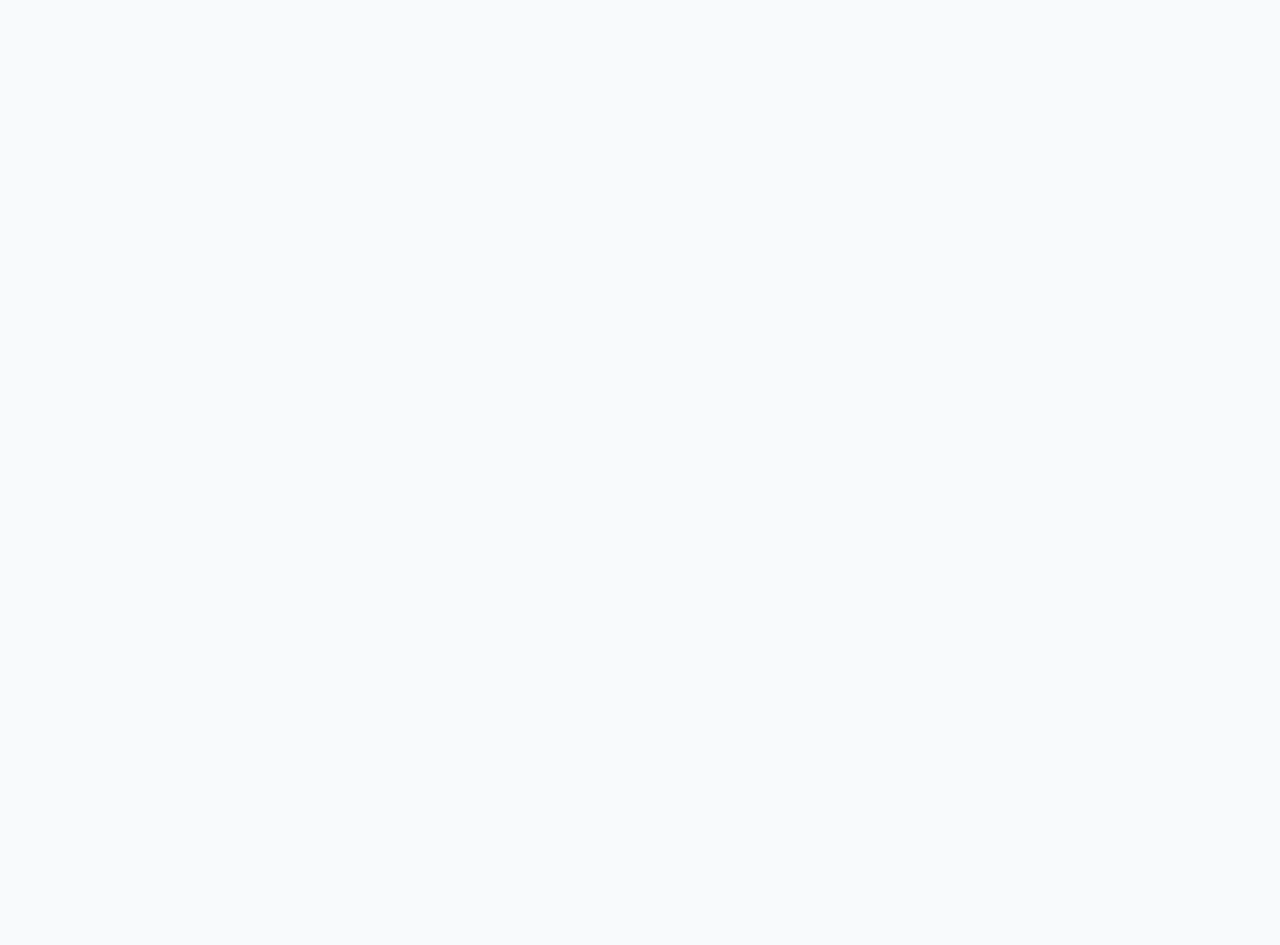
<file: grooming.html>
<!DOCTYPE html>
<html lang="en">
<head>
    <meta charset="UTF-8">
    <meta name="viewport" content="width=device-width, initial-scale=1.0">
    <title>Pet Grooming Services in Vancouver, WA | Dog & Cat Grooming</title>
    <meta name="description" content="Find the best pet groomers in Vancouver, WA. Mobile grooming, salon services, and professional pet styling.">
    <link href="https://cdnjs.cloudflare.com/ajax/libs/font-awesome/6.0.0/css/all.min.css" rel="stylesheet">
    <style>
        * { margin: 0; padding: 0; box-sizing: border-box; }
        body { font-family: 'Segoe UI', Tahoma, Geneva, Verdana, sans-serif; line-height: 1.6; color: #333; }
        .header { background: linear-gradient(135deg, #667eea 0%, #764ba2 100%); color: white; padding: 1rem 0; }
        .nav { display: flex; justify-content: space-between; align-items: center; max-width: 1200px; margin: 0 auto; padding: 0 1rem; }
        .logo { font-size: 1.5rem; font-weight: bold; }
        .back-btn { color: white; text-decoration: none; padding: 0.5rem 1rem; background: rgba(255,255,255,0.2); border-radius: 5px; }
        .back-btn:hover { background: rgba(255,255,255,0.3); }
        .page-header { background: linear-gradient(135deg, #667eea 0%, #764ba2 100%); color: white; text-align: center; padding: 3rem 1rem; }
        .page-header h1 { font-size: 2.5rem; margin-bottom: 1rem; }
        .container { max-width: 1200px; margin: 0 auto; padding: 2rem 1rem; }
        .business-grid { display: grid; grid-template-columns: repeat(auto-fit, minmax(400px, 1fr)); gap: 2rem; }
        .business-card { background: white; border-radius: 15px; padding: 2rem; box-shadow: 0 10px 30px rgba(0,0,0,0.1); transition: transform 0.3s; }
        .business-card:hover { transform: translateY(-3px); }
        .business-name { font-size: 1.4rem; font-weight: bold; color: #333; margin-bottom: 0.5rem; }
        .business-type { color: #667eea; font-weight: bold; margin-bottom: 1rem; }
        .business-info { color: #666; margin-bottom: 0.5rem; display: flex; align-items: center; gap: 0.5rem; }
        .business-info i { width: 20px; color: #667eea; }
        .services-list { margin-top: 1rem; }
        .services-list h4 { color: #333; margin-bottom: 0.5rem; }
        .services-list ul { list-style: none; padding-left: 0; }
        .services-list li { padding: 0.2rem 0; color: #666; }
        .services-list li:before { content: "✂️ "; font-weight: bold; }
        .contact-btn { display: inline-block; background: #4CAF50; color: white; padding: 0.8rem 1.5rem; text-decoration: none; border-radius: 25px; margin-top: 1rem; transition: background 0.3s; }
        .contact-btn:hover { background: #45a049; }
        .mobile-tag { background: #FF6B35; color: white; padding: 0.3rem 0.8rem; border-radius: 15px; font-size: 0.8rem; margin-left: 0.5rem; }
    </style>
</head>
<body>
    <header class="header">
        <nav class="nav">
            <div class="logo">🐾 Vancouver Pet Services</div>
            <a href="index.html" class="back-btn">← Back to Home</a>
        </nav>
    </header>

    <section class="page-header">
        <h1>✂️ Pet Grooming Services</h1>
        <p>Professional pet grooming in Vancouver, WA</p>
    </section>

    <div class="container">
        <div class="business-grid">
            
            <div class="business-card">
                <div class="business-name">Ruff Roads Mobile Grooming <span class="mobile-tag">MOBILE</span></div>
                <div class="business-type">Luxury Mobile Pet Grooming</div>
                <div class="business-info"><i class="fas fa-map-marker-alt"></i> Serving Vancouver & Portland Metro Areas</div>
                <div class="business-info"><i class="fas fa-truck"></i> Self-Sustained Mobile Grooming Van</div>
                <div class="business-info"><i class="fas fa-instagram"></i> @ruffroadsmobilegrooming</div>
                <div class="services-list">
                    <h4>Services:</h4>
                    <ul>
                        <li>Full-service mobile grooming</li>
                        <li>Blueberry facials for dogs</li>
                        <li>Nail grooming and trimming</li>
                        <li>Behavior management during grooming</li>
                        <li>100-gallon water capacity van</li>
                        <li>Hanvey Engineering luxury van</li>
                        <li>Cute ties, bows, and bandanas</li>
                    </ul>
                </div>
                <a href="https://ruffroadsmobilegrooming.com" class="contact-btn">🌐 Visit Website</a>
            </div>

            <div class="business-card">
                <div class="business-name">Carol Wolfram Mobile Pet Grooming <span class="mobile-tag">MOBILE</span></div>
                <div class="business-type">Nationally Certified Master Groomer</div>
                <div class="business-info"><i class="fas fa-map-marker-alt"></i> Serving Vancouver, WA</div>
                <div class="business-info"><i class="fas fa-award"></i> 30+ Years Experience (Since 1995)</div>
                <div class="business-info"><i class="fas fa-globe"></i> vancouvermobilegroomer.com</div>
                <div class="services-list">
                    <h4>Services:</h4>
                    <ul>
                        <li>Mobile pet grooming services</li>
                        <li>Nationally certified master groomer</li>
                        <li>Three decades of experience</li>
                        <li>Professional mobile grooming</li>
                        <li>Convenient at-home service</li>
                    </ul>
                </div>
                <a href="https://vancouvermobilegroomer.com" class="contact-btn">🌐 Visit Website</a>
            </div>

            <div class="business-card">
                <div class="business-name">Rustic Mutt Dog Grooming</div>
                <div class="business-type">Full-Service Grooming Salon</div>
                <div class="business-info"><i class="fas fa-map-marker-alt"></i> Vancouver, WA</div>
                <div class="business-info"><i class="fas fa-heart"></i> Anxiety-Friendly Environment</div>
                <div class="services-list">
                    <h4>Services:</h4>
                    <ul>
                        <li>Complete dog grooming services</li>
                        <li>Calm, welcoming atmosphere</li>
                        <li>Accommodates anxious dogs</li>
                        <li>Follows specific client requests</li>
                        <li>Excellent customer service</li>
                        <li>Timely and kind service</li>
                    </ul>
                </div>
                <a href="#" class="contact-btn">📞 Contact</a>
            </div>

            <div class="business-card">
                <div class="business-name">Jan's Dog Grooming</div>
                <div class="business-type">Professional Pet Groomer</div>
                <div class="business-info"><i class="fas fa-map-marker-alt"></i> Vancouver, WA</div>
                <div class="business-info"><i class="fas fa-facebook"></i> 725+ Facebook Followers</div>
                <div class="services-list">
                    <h4>Services:</h4>
                    <ul>
                        <li>Professional dog grooming</li>
                        <li>Established local business</li>
                        <li>Active social media presence</li>
                        <li>Experienced pet groomer</li>
                    </ul>
                </div>
                <a href="https://www.facebook.com/JansDogGrooming/" class="contact-btn">📘 Facebook Page</a>
            </div>

            <div class="business-card">
                <div class="business-name">First Class Mobile Grooming <span class="mobile-tag">MOBILE</span></div>
                <div class="business-type">Mobile Pet Grooming</div>
                <div class="business-info"><i class="fas fa-map-marker-alt"></i> Vancouver, WA Area</div>
                <div class="business-info"><i class="fas fa-user"></i> Owner: Lori</div>
                <div class="services-list">
                    <h4>Services:</h4>
                    <ul>
                        <li>Mobile grooming for multiple dogs</li>
                        <li>Excellent service quality</li>
                        <li>Convenient at-home grooming</li>
                        <li>Experienced mobile groomer</li>
                    </ul>
                </div>
                <a href="#" class="contact-btn">📞 Contact</a>
            </div>

            <div class="business-card">
                <div class="business-name">A Bath and a Biscuit</div>
                <div class="business-type">Dog Grooming & Bathing</div>
                <div class="business-info"><i class="fas fa-map-marker-alt"></i> Vancouver, WA</div>
                <div class="services-list">
                    <h4>Services:</h4>
                    <ul>
                        <li>Dog grooming services</li>
                        <li>Pet bathing and cleaning</li>
                        <li>Professional pet care</li>
                    </ul>
                </div>
                <a href="#" class="contact-btn">📞 Contact</a>
            </div>

            <div class="business-card">
                <div class="business-name">Beastie Boutique</div>
                <div class="business-type">Pet Store & Professional Grooming</div>
                <div class="business-info"><i class="fas fa-map-marker-alt"></i> Vancouver, WA & Camas Area</div>
                <div class="business-info"><i class="fas fa-heart"></i> "We treat your pet like family"</div>
                <div class="services-list">
                    <h4>Services:</h4>
                    <ul>
                        <li>Professional grooming services</li>
                        <li>Premium pet foods and supplies</li>
                        <li>Pet clothing and accessories</li>
                        <li>Allergen-free pet food options</li>
                        <li>Breed-specific items</li>
                        <li>Specialty supplements and treats</li>
                    </ul>
                </div>
                <a href="#" class="contact-btn">📞 Contact</a>
            </div>

            <div class="business-card">
                <div class="business-name">Nature's Pet Market</div>
                <div class="business-type">Pet Store & Full-Service Grooming</div>
                <div class="business-info"><i class="fas fa-map-marker-alt"></i> Hazel Dell Neighborhood, Vancouver</div>
                <div class="business-info"><i class="fas fa-dog"></i> Dog-Friendly Store</div>
                <div class="services-list">
                    <h4>Services:</h4>
                    <ul>
                        <li>Full-service grooming salon</li>
                        <li>Dog self-wash stations</li>
                        <li>Certified pet dietitian on staff</li>
                        <li>Raw dog food nutritionist</li>
                        <li>Premium pet food and supplies</li>
                        <li>Dogs welcome to shop with you</li>
                    </ul>
                </div>
                <a href="#" class="contact-btn">📞 Contact</a>
            </div>

        </div>
    </div>

    <script>
        // Add click tracking
        document.querySelectorAll('.business-card').forEach(card => {
            card.addEventListener('click', function() {
                const businessName = this.querySelector('.business-name').textContent;
                console.log('Clicked on groomer: ' + businessName);
            });
        });
    </script>
<script src="ui-enhance.js"></script>
</body>
</html>
</file>
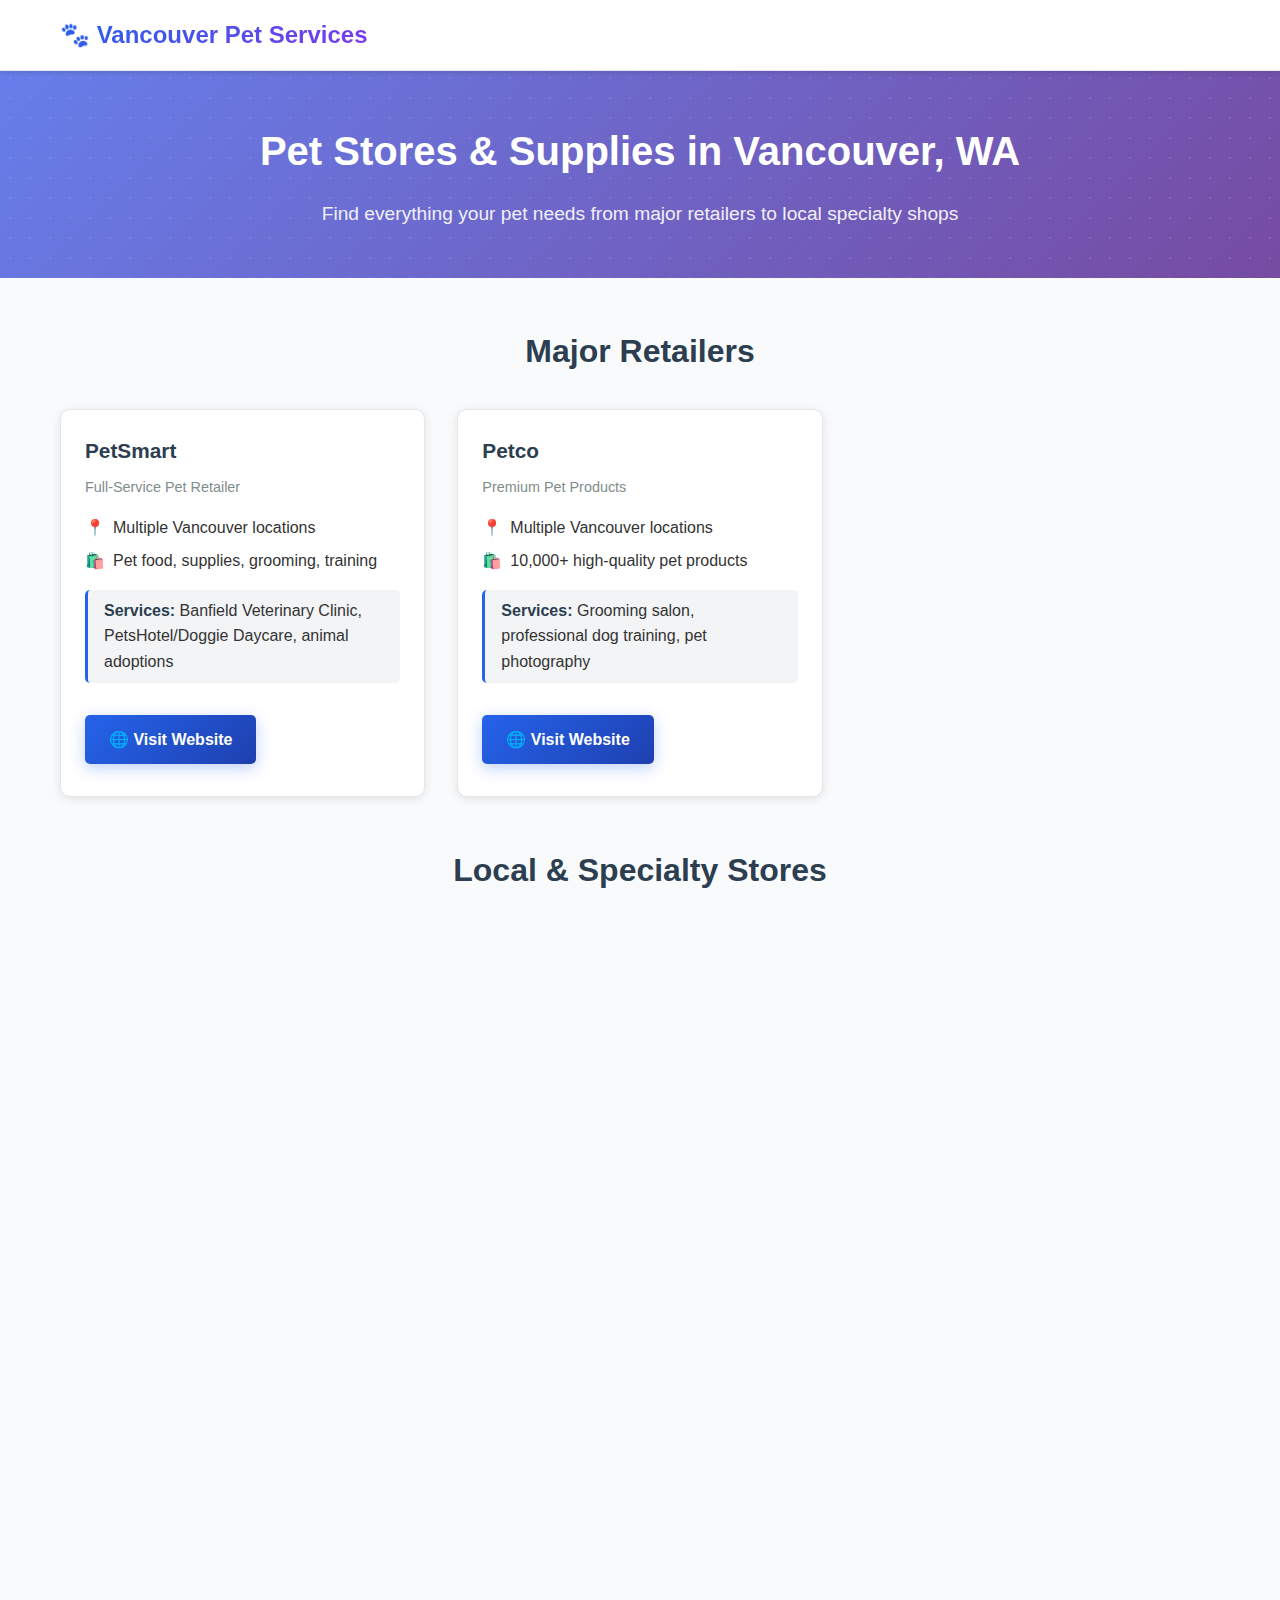
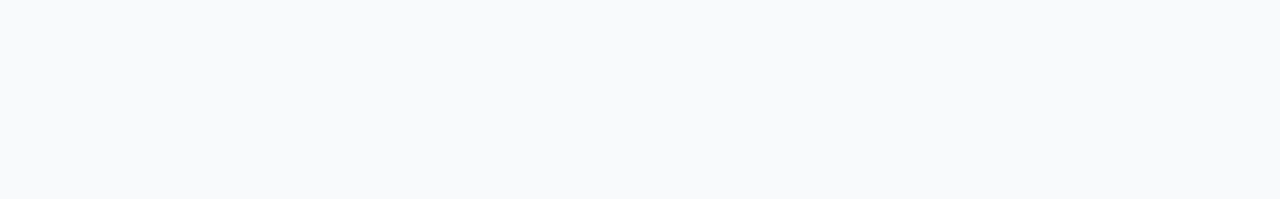
<file: pet-stores.html>
<!DOCTYPE html>
<html lang="en">
<head>
    <meta charset="UTF-8">
    <meta name="viewport" content="width=device-width, initial-scale=1.0">
    <title>Pet Stores & Supplies in Vancouver, WA - Vancouver Pet Services Directory</title>
    <meta name="description" content="Find pet stores in Vancouver, WA. From major retailers to local specialty shops, discover where to buy pet food, supplies, and more.">
    <style>
        * {
            margin: 0;
            padding: 0;
            box-sizing: border-box;
        }
        
        body {
            font-family: -apple-system, BlinkMacSystemFont, 'Segoe UI', Roboto, Oxygen, Ubuntu, Cantarell, sans-serif;
            line-height: 1.6;
            color: #333;
            background-color: #f5f5f5;
        }
        
        .header {
            background-color: #2c3e50;
            color: white;
            padding: 1rem 0;
            position: sticky;
            top: 0;
            z-index: 100;
            box-shadow: 0 2px 5px rgba(0,0,0,0.1);
        }
        
        .container {
            max-width: 1200px;
            margin: 0 auto;
            padding: 0 20px;
        }
        
        .nav {
            display: flex;
            justify-content: space-between;
            align-items: center;
            flex-wrap: wrap;
        }
        
        .logo {
            font-size: 1.5rem;
            font-weight: bold;
            text-decoration: none;
            color: white;
        }
        
        .nav-links {
            display: flex;
            list-style: none;
            gap: 1.5rem;
            flex-wrap: wrap;
        }
        
        .nav-links a {
            color: white;
            text-decoration: none;
            transition: color 0.3s;
        }
        
        .nav-links a:hover {
            color: #3498db;
        }
        
        .hero {
            background: linear-gradient(135deg, #f093fb 0%, #f5576c 100%);
            color: white;
            padding: 3rem 0;
            text-align: center;
        }
        
        .hero h1 {
            font-size: 2.5rem;
            margin-bottom: 1rem;
        }
        
        .hero p {
            font-size: 1.2rem;
            opacity: 0.9;
        }
        
        .content {
            padding: 3rem 0;
        }
        
        .section-title {
            font-size: 2rem;
            margin-bottom: 2rem;
            color: #2c3e50;
            text-align: center;
        }
        
        .business-grid {
            display: grid;
            grid-template-columns: repeat(auto-fill, minmax(350px, 1fr));
            gap: 2rem;
            margin-bottom: 3rem;
        }
        
        .business-card {
            background: white;
            border-radius: 10px;
            padding: 1.5rem;
            box-shadow: 0 2px 10px rgba(0,0,0,0.1);
            transition: transform 0.3s, box-shadow 0.3s;
        }
        
        .business-card:hover {
            transform: translateY(-5px);
            box-shadow: 0 5px 20px rgba(0,0,0,0.15);
        }
        
        .business-name {
            font-size: 1.3rem;
            font-weight: bold;
            color: #2c3e50;
            margin-bottom: 0.5rem;
        }
        
        .business-type {
            color: #7f8c8d;
            font-size: 0.9rem;
            margin-bottom: 0.5rem;
        }
        
        .business-info {
            margin: 1rem 0;
        }
        
        .info-item {
            display: flex;
            align-items: flex-start;
            margin-bottom: 0.5rem;
        }
        
        .info-icon {
            margin-right: 0.5rem;
            flex-shrink: 0;
        }
        
        .contact-btn {
            display: inline-block;
            background-color: #3498db;
            color: white;
            padding: 0.75rem 1.5rem;
            border-radius: 5px;
            text-decoration: none;
            margin-top: 1rem;
            transition: background-color 0.3s;
        }
        
        .contact-btn:hover {
            background-color: #2980b9;
        }
        
        .features {
            background-color: #ecf0f1;
            padding: 0.5rem 1rem;
            border-radius: 5px;
            margin-top: 1rem;
        }
        
        .features strong {
            color: #2c3e50;
        }
        
        @media (max-width: 768px) {
            .hero h1 {
                font-size: 2rem;
            }
            
            .business-grid {
                grid-template-columns: 1fr;
            }
        }
    </style>
</head>
<body>
    <header class="header">
        <div class="container">
            <nav class="nav">
                <a href="index.html" class="logo">🐾 Vancouver Pet Services</a>
                <ul class="nav-links">
                    <li><a href="index.html">Home</a></li>
                    <li><a href="veterinary.html">Veterinary</a></li>
                    <li><a href="grooming.html">Grooming</a></li>
                    <li><a href="boarding.html">Boarding</a></li>
                    <li><a href="training.html">Training</a></li>
                    <li><a href="pet-stores.html">Pet Stores</a></li>
                    <li><a href="emergency.html">Emergency</a></li>
                </ul>
            </nav>
        </div>
    </header>

    <section class="hero">
        <div class="container">
            <h1>Pet Stores & Supplies in Vancouver, WA</h1>
            <p>Find everything your pet needs from major retailers to local specialty shops</p>
        </div>
    </section>

    <div class="content">
        <div class="container">
            <h2 class="section-title">Major Retailers</h2>
            
            <div class="business-grid">
                <div class="business-card">
                    <h3 class="business-name">PetSmart</h3>
                    <p class="business-type">Full-Service Pet Retailer</p>
                    <div class="business-info">
                        <div class="info-item">
                            <span class="info-icon">📍</span>
                            <span>Multiple Vancouver locations</span>
                        </div>
                        <div class="info-item">
                            <span class="info-icon">🛍️</span>
                            <span>Pet food, supplies, grooming, training</span>
                        </div>
                        <div class="features">
                            <strong>Services:</strong> Banfield Veterinary Clinic, PetsHotel/Doggie Daycare, animal adoptions
                        </div>
                    </div>
                    <a href="#" class="contact-btn">🌐 Visit Website</a>
                </div>

                <div class="business-card">
                    <h3 class="business-name">Petco</h3>
                    <p class="business-type">Premium Pet Products</p>
                    <div class="business-info">
                        <div class="info-item">
                            <span class="info-icon">📍</span>
                            <span>Multiple Vancouver locations</span>
                        </div>
                        <div class="info-item">
                            <span class="info-icon">🛍️</span>
                            <span>10,000+ high-quality pet products</span>
                        </div>
                        <div class="features">
                            <strong>Services:</strong> Grooming salon, professional dog training, pet photography
                        </div>
                    </div>
                    <a href="#" class="contact-btn">🌐 Visit Website</a>
                </div>
            </div>

            <h2 class="section-title">Local & Specialty Stores</h2>
            
            <div class="business-grid">
                <div class="business-card">
                    <h3 class="business-name">Beastie Boutique</h3>
                    <p class="business-type">Premium Pet Boutique</p>
                    <div class="business-info">
                        <div class="info-item">
                            <span class="info-icon">📍</span>
                            <span>Vancouver WA and Camas area</span>
                        </div>
                        <div class="info-item">
                            <span class="info-icon">🛍️</span>
                            <span>Premium pet foods, pet clothing, grooming</span>
                        </div>
                        <div class="features">
                            <strong>Specialties:</strong> Allergen-free foods, breed-specific items, supplements<br>
                            <strong>Philosophy:</strong> "We treat your pet like family"
                        </div>
                    </div>
                    <a href="#" class="contact-btn">📞 Contact Now</a>
                </div>

                <div class="business-card">
                    <h3 class="business-name">Nature's Pet Market</h3>
                    <p class="business-type">Natural Pet Foods & Nutrition</p>
                    <div class="business-info">
                        <div class="info-item">
                            <span class="info-icon">📍</span>
                            <span>Hazel Dell neighborhood, Vancouver</span>
                        </div>
                        <div class="info-item">
                            <span class="info-icon">🐕</span>
                            <span>Dog-friendly store, locally-owned</span>
                        </div>
                        <div class="features">
                            <strong>Services:</strong> Certified pet dietitian, raw dog food specialist, self-wash, full-service grooming
                        </div>
                    </div>
                    <a href="#" class="contact-btn">📞 Contact Now</a>
                </div>

                <div class="business-card">
                    <h3 class="business-name">Theresa's Country Feed & Pet</h3>
                    <p class="business-type">Family-Owned Pet Supply</p>
                    <div class="business-info">
                        <div class="info-item">
                            <span class="info-icon">📍</span>
                            <span>Wood Village Town Center</span>
                        </div>
                        <div class="info-item">
                            <span class="info-icon">🐕</span>
                            <span>Dogs welcome inside</span>
                        </div>
                        <div class="features">
                            <strong>Features:</strong> Trained staff for product advice, family-owned business
                        </div>
                    </div>
                    <a href="#" class="contact-btn">📞 Contact Now</a>
                </div>

                <div class="business-card">
                    <h3 class="business-name">Fang! Pet & Garden Supply</h3>
                    <p class="business-type">Health-Focused Pet Supply</p>
                    <div class="business-info">
                        <div class="info-item">
                            <span class="info-icon">🎯</span>
                            <span>Health and well-being products</span>
                        </div>
                        <div class="info-item">
                            <span class="info-icon">🛍️</span>
                            <span>Carefully chosen pet food & supplements</span>
                        </div>
                    </div>
                    <a href="#" class="contact-btn">📞 Contact Now</a>
                </div>
            </div>
        </div>
    </div>

    <script>
        // Add click tracking for business cards
        document.querySelectorAll('.business-card').forEach(card => {
            card.addEventListener('click', function() {
                const businessName = this.querySelector('.business-name').textContent;
                console.log('Clicked on: ' + businessName);
                // Here you could add analytics tracking
            });
        });
    </script>
<script src="ui-enhance.js"></script>
</body>
</html>
</file>
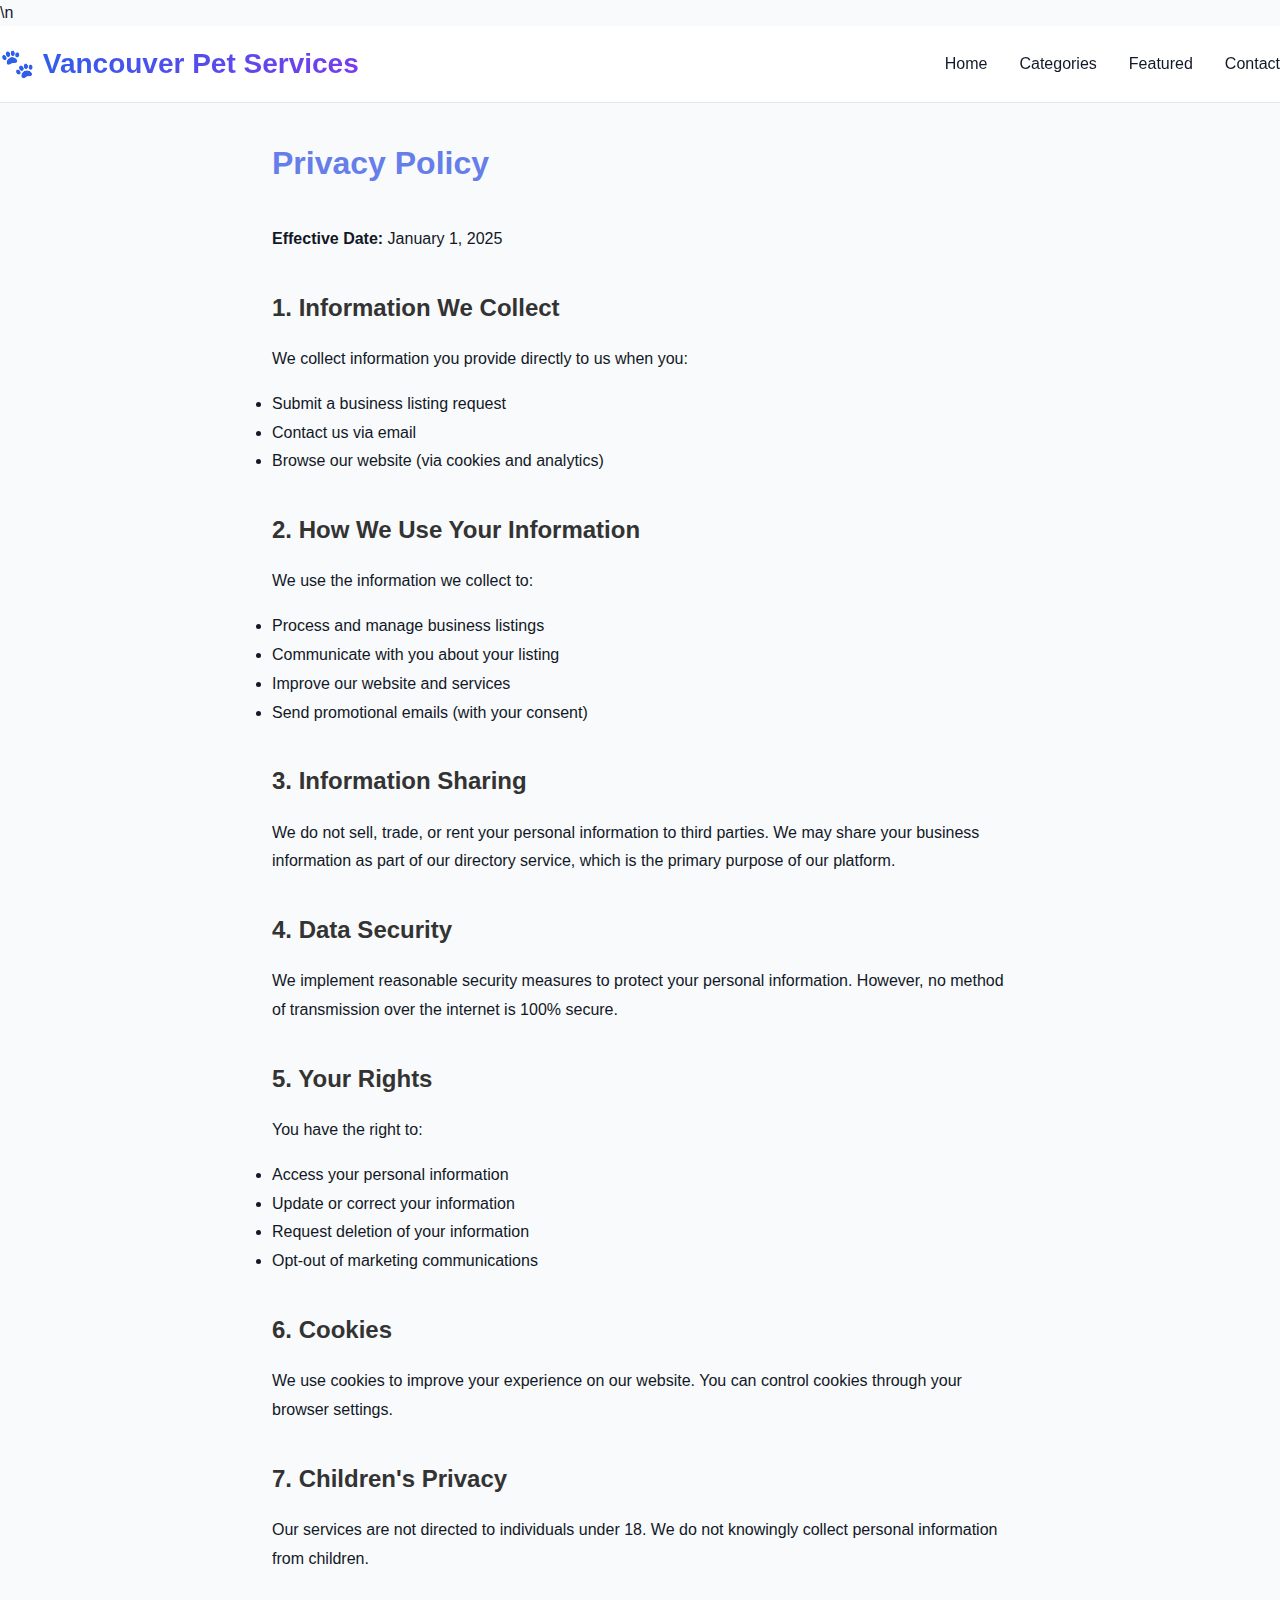
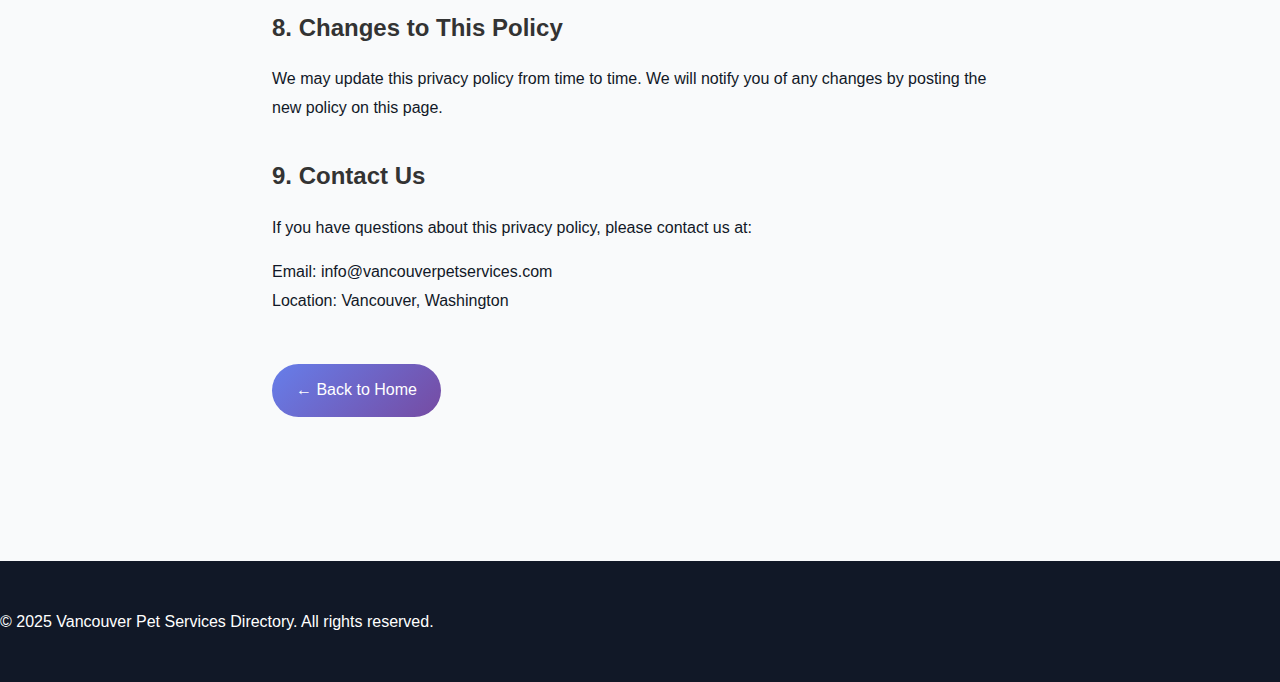
<file: privacy.html>
<!DOCTYPE html>
<html lang="en">
<head>
    <meta charset="UTF-8">
    <meta name="viewport" content="width=device-width, initial-scale=1.0">
    <title>Privacy Policy - Vancouver Pet Services Directory</title>
    <meta name="description" content="Privacy policy for Vancouver Pet Services Directory. Learn how we collect, use, and protect your information.">
    <link rel="icon" type="image/svg+xml" href="data:image/svg+xml,<svg xmlns='http://www.w3.org/2000/svg' viewBox='0 0 100 100'><text y='.9em' font-size='90'>🐾</text></svg>">
    <link href="https://cdnjs.cloudflare.com/ajax/libs/font-awesome/6.0.0/css/all.min.css" rel="stylesheet">
    <link rel="stylesheet" href="styles.css">
    <style>
        .legal-content {
            max-width: 800px;
            margin: 0 auto;
            padding: 2rem;
            line-height: 1.8;
        }
        
        .legal-content h1 {
            color: #667eea;
            margin-bottom: 2rem;
        }
        
        .legal-content h2 {
            color: #333;
            margin-top: 2rem;
            margin-bottom: 1rem;
        }
        
        .legal-content p {
            margin-bottom: 1rem;
        }
        
        .back-home {
            display: inline-block;
            margin: 2rem 0;
            padding: 0.75rem 1.5rem;
            background: linear-gradient(135deg, #667eea 0%, #764ba2 100%);
            color: white;
            text-decoration: none;
            border-radius: 50px;
            transition: transform 0.3s;
        }
        
        .back-home:hover {
            transform: translateY(-2px);
        }
    </style>
<!-- Google Analytics 4 -->
<script async src="https://www.googletagmanager.com/gtag/js?id=G-4RSJ394H7V"></script>
<script>
  window.dataLayer = window.dataLayer || [];
  function gtag(){dataLayer.push(arguments);}
  gtag('js', new Date());
  gtag('config', 'G-4RSJ394H7V');

  // Track phone clicks for lead generation
  document.addEventListener('DOMContentLoaded', function() {
    const phoneLinks = document.querySelectorAll('a[href^="tel:"]');
    phoneLinks.forEach(link => {
      link.addEventListener('click', function() {
        gtag('event', 'phone_click', {
          'event_category': 'engagement',
          'event_label': this.href.replace('tel:', ''),
          'value': 1
        });
      });
    });

    // Track Get Listed button clicks
    const ctaButtons = document.querySelectorAll('.cta-button, .hero-cta');
    ctaButtons.forEach(button => {
      button.addEventListener('click', function() {
        gtag('event', 'get_listed_click', {
          'event_category': 'lead_generation',
          'event_label': window.location.pathname,
          'value': 1
        });
      });
    });
  });
</script>\n</head>
<body>
    <header class="header">
        <nav class="nav">
            <div class="logo">🐾 Vancouver Pet Services</div>
            <ul class="nav-links">
                <li><a href="index.html">Home</a></li>
                <li><a href="index.html#categories">Categories</a></li>
                <li><a href="index.html#featured">Featured</a></li>
                <li><a href="index.html#contact">Contact</a></li>
            </ul>
        </nav>
    </header>

    <div class="legal-content">
        <h1>Privacy Policy</h1>
        <p><strong>Effective Date:</strong> January 1, 2025</p>

        <h2>1. Information We Collect</h2>
        <p>We collect information you provide directly to us when you:</p>
        <ul>
            <li>Submit a business listing request</li>
            <li>Contact us via email</li>
            <li>Browse our website (via cookies and analytics)</li>
        </ul>

        <h2>2. How We Use Your Information</h2>
        <p>We use the information we collect to:</p>
        <ul>
            <li>Process and manage business listings</li>
            <li>Communicate with you about your listing</li>
            <li>Improve our website and services</li>
            <li>Send promotional emails (with your consent)</li>
        </ul>

        <h2>3. Information Sharing</h2>
        <p>We do not sell, trade, or rent your personal information to third parties. We may share your business information as part of our directory service, which is the primary purpose of our platform.</p>

        <h2>4. Data Security</h2>
        <p>We implement reasonable security measures to protect your personal information. However, no method of transmission over the internet is 100% secure.</p>

        <h2>5. Your Rights</h2>
        <p>You have the right to:</p>
        <ul>
            <li>Access your personal information</li>
            <li>Update or correct your information</li>
            <li>Request deletion of your information</li>
            <li>Opt-out of marketing communications</li>
        </ul>

        <h2>6. Cookies</h2>
        <p>We use cookies to improve your experience on our website. You can control cookies through your browser settings.</p>

        <h2>7. Children's Privacy</h2>
        <p>Our services are not directed to individuals under 18. We do not knowingly collect personal information from children.</p>

        <h2>8. Changes to This Policy</h2>
        <p>We may update this privacy policy from time to time. We will notify you of any changes by posting the new policy on this page.</p>

        <h2>9. Contact Us</h2>
        <p>If you have questions about this privacy policy, please contact us at:</p>
        <p>Email: info@vancouverpetservices.com<br>
        Location: Vancouver, Washington</p>

        <a href="index.html" class="back-home">← Back to Home</a>
    </div>

    <footer class="footer">
        <div class="footer-content">
            <p>&copy; 2025 Vancouver Pet Services Directory. All rights reserved.</p>
        </div>
    </footer>
</body>
</html>
</file>
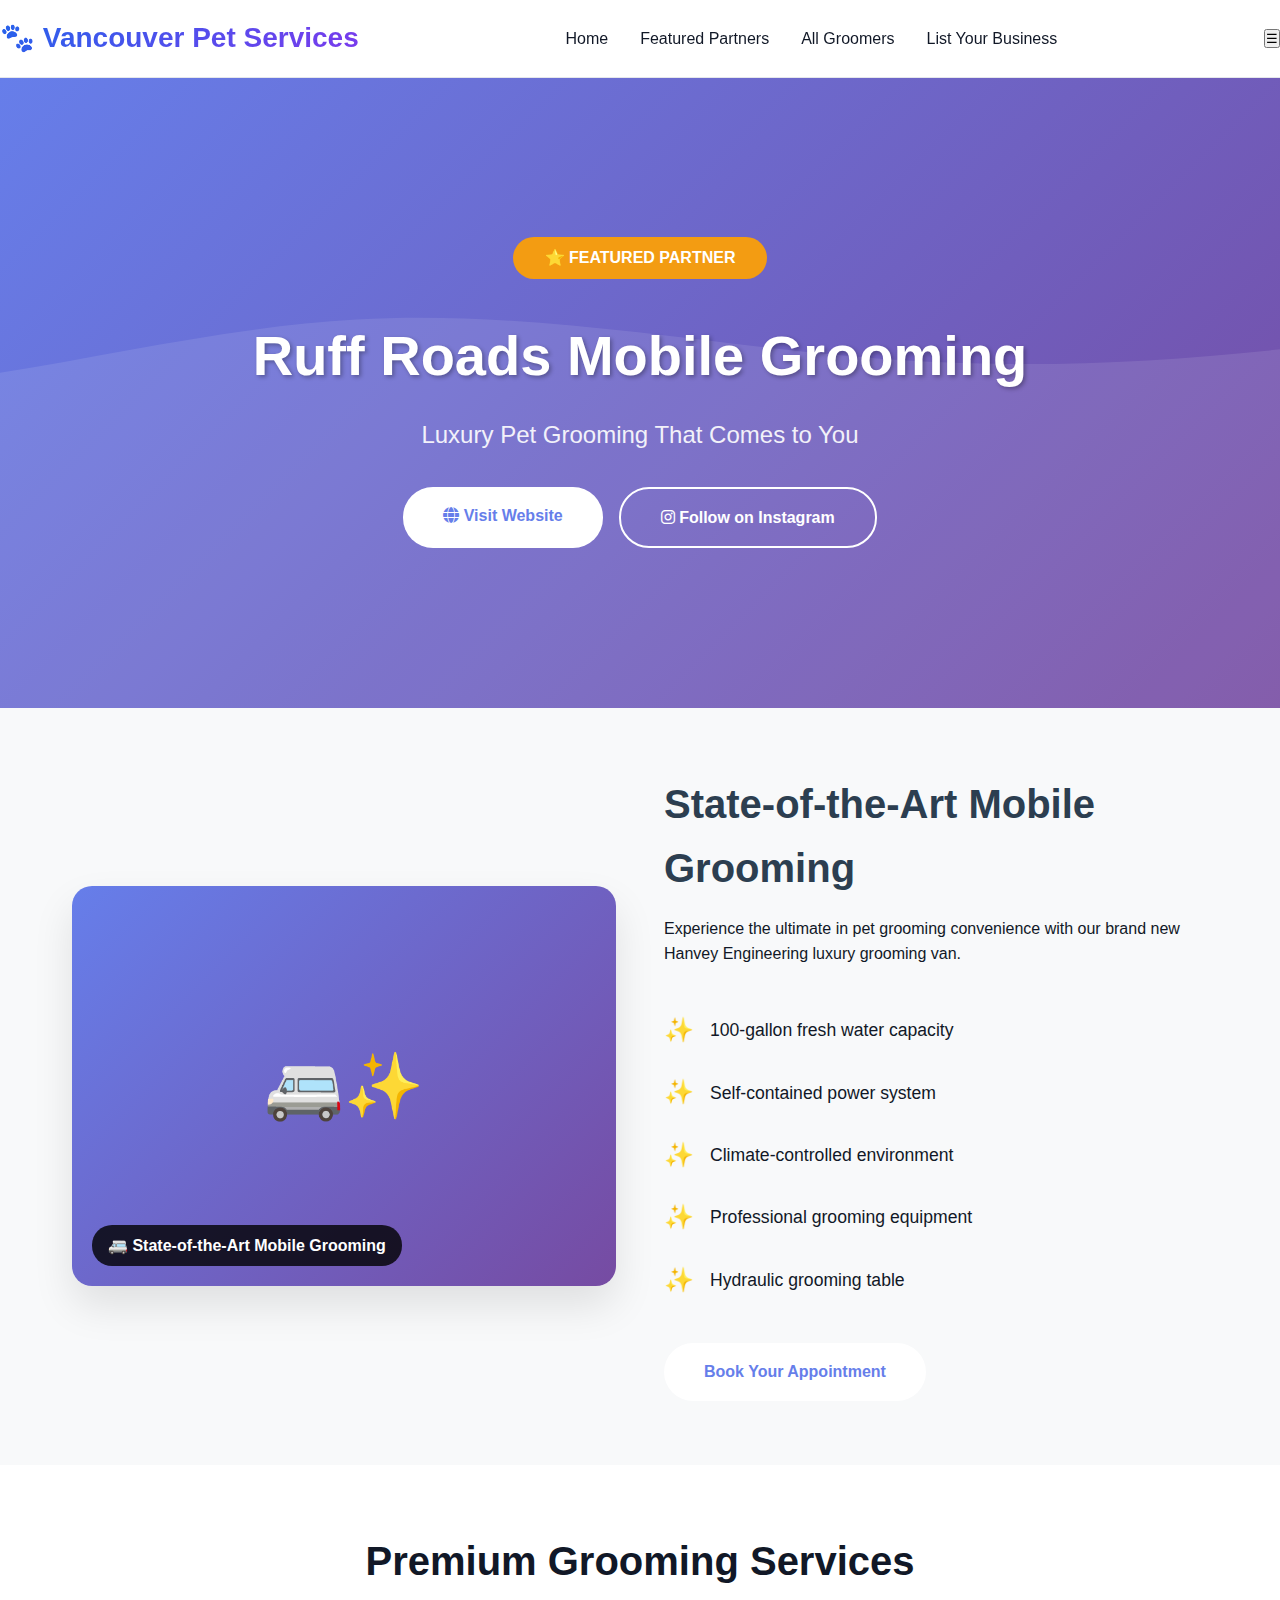
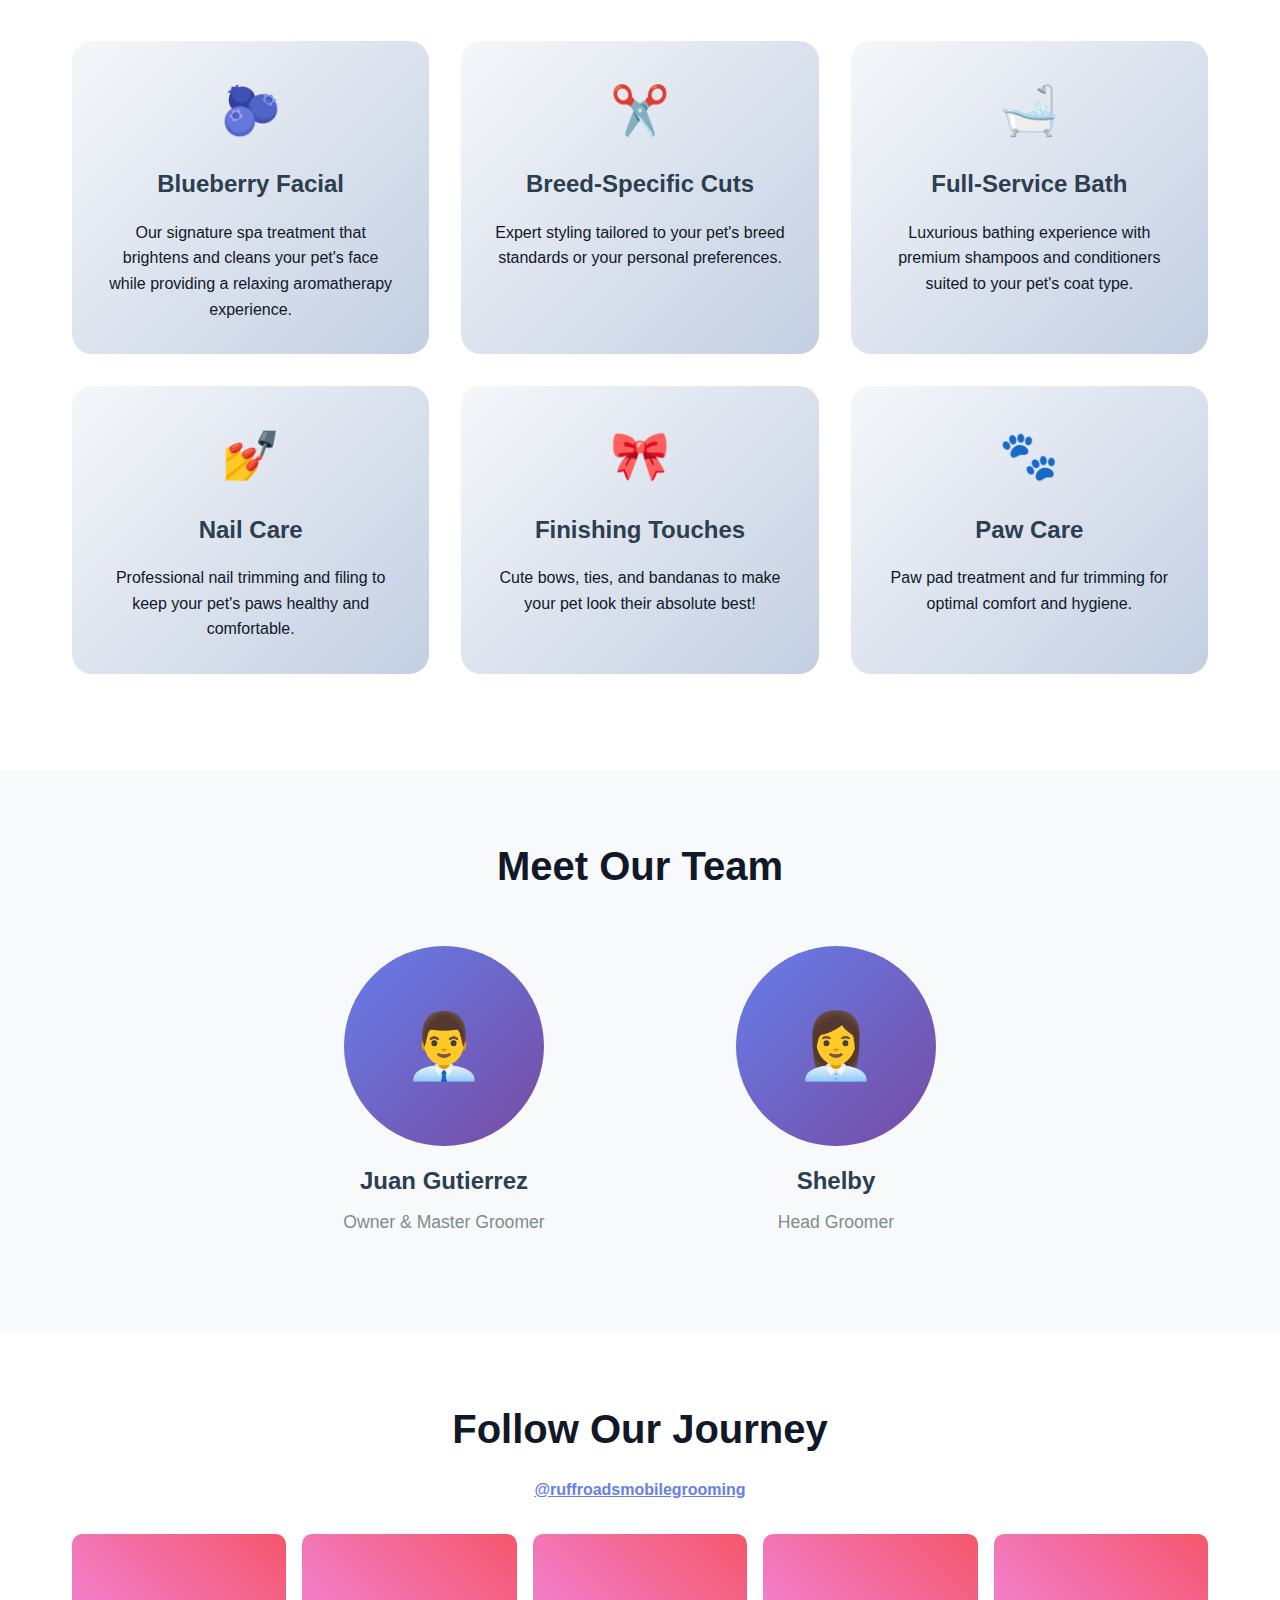
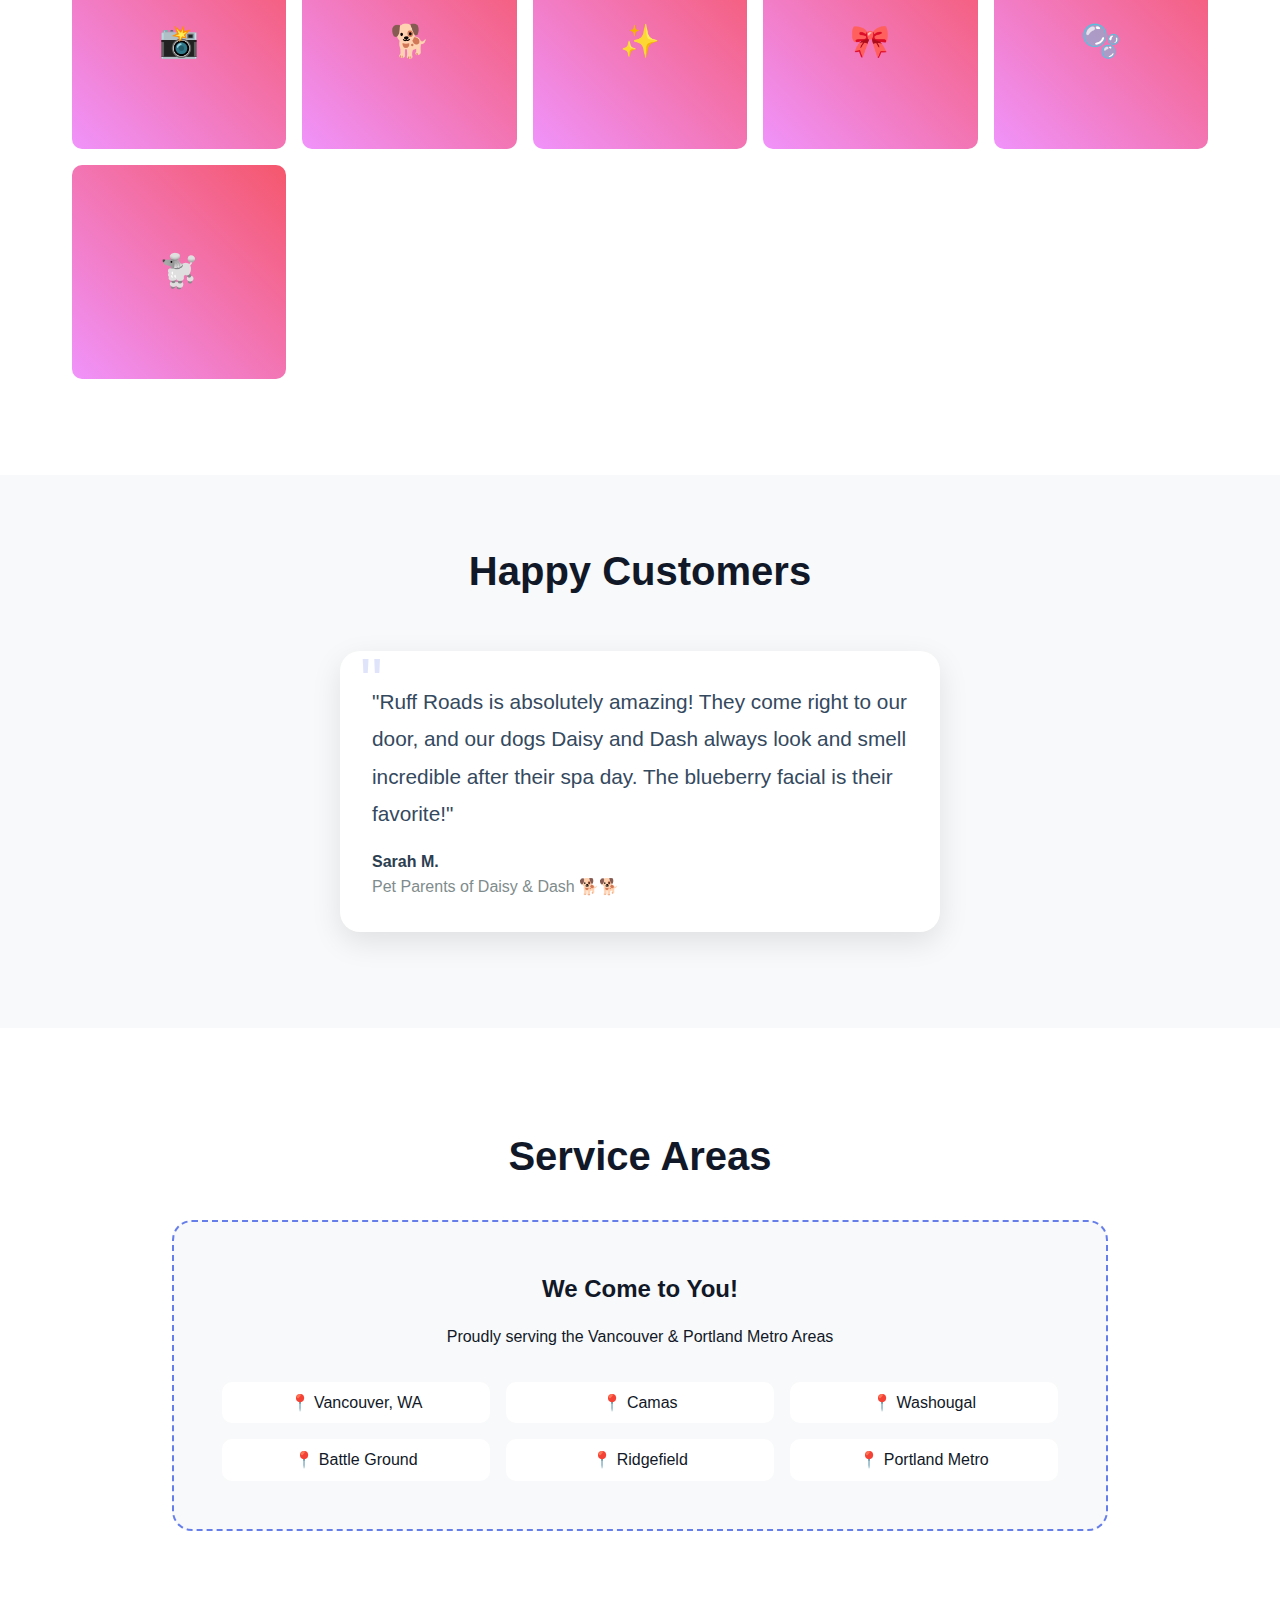
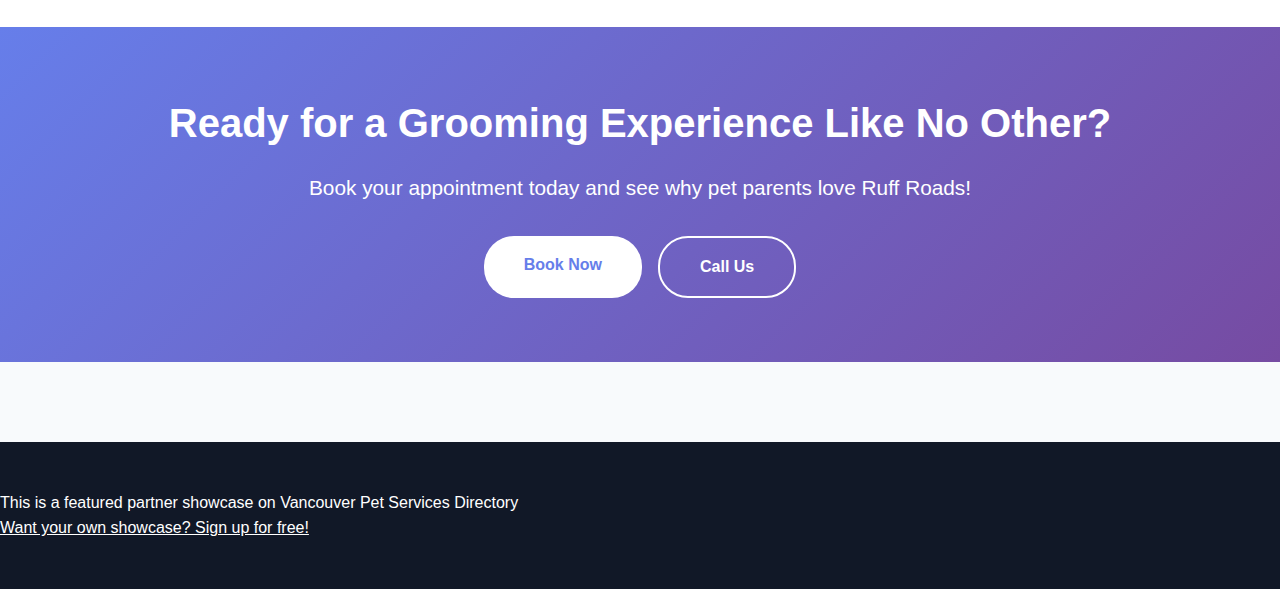
<file: ruff-roads-showcase.html>
<!DOCTYPE html>
<html lang="en">
<head>
    <meta charset="UTF-8">
    <meta name="viewport" content="width=device-width, initial-scale=1.0">
    <title>Ruff Roads Mobile Grooming - Featured Partner | Vancouver Pet Services</title>
    <meta name="description" content="Ruff Roads Mobile Grooming brings luxury pet grooming to your door. Featuring blueberry facials, breed-specific cuts, and a state-of-the-art Hanvey Engineering van.">
    <link rel="stylesheet" href="styles.css">
    <link rel="stylesheet" href="https://cdnjs.cloudflare.com/ajax/libs/font-awesome/6.4.0/css/all.min.css">
    
    <!-- Schema Markup for Ruff Roads -->
    <script type="application/ld+json">
    {
      "@context": "https://schema.org",
      "@type": "LocalBusiness",
      "name": "Ruff Roads Mobile Grooming",
      "image": "https://vancouverpetservices.com/images/featured/ruff-roads/van-hero.jpg",
      "description": "Luxury mobile pet grooming serving Vancouver & Portland Metro areas",
      "@id": "https://vancouverpetservices.com/ruff-roads-showcase.html",
      "url": "https://ruffroadsmobilegrooming.com",
      "telephone": "",
      "address": {
        "@type": "PostalAddress",
        "addressLocality": "Vancouver",
        "addressRegion": "WA",
        "addressCountry": "US"
      },
      "geo": {
        "@type": "GeoCoordinates",
        "latitude": 45.6387,
        "longitude": -122.6615
      },
      "aggregateRating": {
        "@type": "AggregateRating",
        "ratingValue": "5.0",
        "reviewCount": "150"
      },
      "priceRange": "$$$",
      "servesCuisine": "Pet Grooming",
      "sameAs": [
        "https://www.facebook.com/ruffroadsgrooming",
        "https://www.instagram.com/ruffroadsmobilegrooming"
      ]
    }
    </script>
    
    <style>
        /* Showcase Hero Section */
        .showcase-hero {
            position: relative;
            min-height: 70vh;
            background: linear-gradient(135deg, #667eea 0%, #764ba2 100%);
            display: flex;
            align-items: center;
            justify-content: center;
            overflow: hidden;
        }
        
        .showcase-hero::before {
            content: '';
            position: absolute;
            top: 0;
            left: 0;
            right: 0;
            bottom: 0;
            background: url('data:image/svg+xml,<svg xmlns="http://www.w3.org/2000/svg" viewBox="0 0 1440 320"><path fill="%23ffffff" fill-opacity="0.1" d="M0,96L48,112C96,128,192,160,288,160C384,160,480,128,576,122.7C672,117,768,139,864,144C960,149,1056,139,1152,122.7C1248,107,1344,85,1392,74.7L1440,64L1440,320L1392,320C1344,320,1248,320,1152,320C1056,320,960,320,864,320C768,320,672,320,576,320C480,320,384,320,288,320C192,320,96,320,48,320L0,320Z"></path></svg>') no-repeat bottom;
            background-size: cover;
        }
        
        .showcase-hero-content {
            position: relative;
            z-index: 1;
            text-align: center;
            color: white;
            max-width: 1200px;
            margin: 0 auto;
            padding: 2rem;
        }
        
        .featured-badge {
            display: inline-block;
            background: #f39c12;
            color: white;
            padding: 0.5rem 2rem;
            border-radius: 30px;
            font-weight: bold;
            margin-bottom: 2rem;
            animation: pulse 2s infinite;
        }
        
        .showcase-title {
            font-size: 3.5rem;
            font-weight: bold;
            margin-bottom: 1rem;
            text-shadow: 2px 2px 4px rgba(0,0,0,0.3);
        }
        
        .showcase-subtitle {
            font-size: 1.5rem;
            margin-bottom: 2rem;
            opacity: 0.9;
        }
        
        .showcase-cta-group {
            display: flex;
            gap: 1rem;
            justify-content: center;
            flex-wrap: wrap;
            margin-top: 2rem;
        }
        
        .showcase-cta {
            display: inline-block;
            padding: 1rem 2.5rem;
            background: white;
            color: #667eea;
            text-decoration: none;
            border-radius: 30px;
            font-weight: bold;
            transition: all 0.3s;
        }
        
        .showcase-cta:hover {
            transform: translateY(-3px);
            box-shadow: 0 10px 30px rgba(0,0,0,0.3);
        }
        
        .showcase-cta-secondary {
            background: transparent;
            border: 2px solid white;
            color: white;
        }
        
        /* Van showcase section */
        .van-showcase {
            padding: 4rem 0;
            background: #f8f9fa;
        }
        
        .van-showcase-content {
            max-width: 1200px;
            margin: 0 auto;
            padding: 0 2rem;
            display: grid;
            grid-template-columns: 1fr 1fr;
            gap: 3rem;
            align-items: center;
        }
        
        .van-image {
            position: relative;
            border-radius: 20px;
            overflow: hidden;
            box-shadow: 0 20px 40px rgba(0,0,0,0.1);
        }
        
        .van-image img {
            width: 100%;
            height: auto;
            display: block;
        }
        
        .van-image::after {
            content: '🚐 State-of-the-Art Mobile Grooming';
            position: absolute;
            bottom: 20px;
            left: 20px;
            background: rgba(0,0,0,0.8);
            color: white;
            padding: 0.5rem 1rem;
            border-radius: 20px;
            font-weight: bold;
        }
        
        .van-details h2 {
            font-size: 2.5rem;
            color: #2c3e50;
            margin-bottom: 1rem;
        }
        
        .feature-list {
            list-style: none;
            padding: 0;
            margin: 2rem 0;
        }
        
        .feature-list li {
            padding: 0.75rem 0;
            display: flex;
            align-items: center;
            font-size: 1.1rem;
        }
        
        .feature-list li::before {
            content: '✨';
            margin-right: 1rem;
            font-size: 1.5rem;
        }
        
        /* Services Carousel */
        .services-showcase {
            padding: 4rem 0;
            background: white;
        }
        
        .services-grid {
            display: grid;
            grid-template-columns: repeat(auto-fit, minmax(300px, 1fr));
            gap: 2rem;
            max-width: 1200px;
            margin: 2rem auto;
            padding: 0 2rem;
        }
        
        .service-card {
            background: linear-gradient(135deg, #f5f7fa 0%, #c3cfe2 100%);
            padding: 2rem;
            border-radius: 20px;
            text-align: center;
            transition: transform 0.3s;
        }
        
        .service-card:hover {
            transform: translateY(-10px);
        }
        
        .service-icon {
            font-size: 3rem;
            margin-bottom: 1rem;
        }
        
        .service-name {
            font-size: 1.5rem;
            font-weight: bold;
            color: #2c3e50;
            margin-bottom: 1rem;
        }
        
        /* Team Section */
        .team-section {
            padding: 4rem 0;
            background: #f8f9fa;
        }
        
        .team-grid {
            display: grid;
            grid-template-columns: repeat(auto-fit, minmax(250px, 1fr));
            gap: 3rem;
            max-width: 800px;
            margin: 2rem auto;
            padding: 0 2rem;
        }
        
        .team-member {
            text-align: center;
        }
        
        .team-photo {
            width: 200px;
            height: 200px;
            border-radius: 50%;
            background: linear-gradient(135deg, #667eea 0%, #764ba2 100%);
            display: flex;
            align-items: center;
            justify-content: center;
            margin: 0 auto 1rem;
            font-size: 4rem;
            color: white;
        }
        
        .team-name {
            font-size: 1.5rem;
            font-weight: bold;
            color: #2c3e50;
            margin-bottom: 0.5rem;
        }
        
        .team-role {
            color: #7f8c8d;
            font-size: 1.1rem;
        }
        
        /* Instagram Section */
        .instagram-section {
            padding: 4rem 0;
            background: white;
        }
        
        .instagram-feed {
            display: grid;
            grid-template-columns: repeat(auto-fit, minmax(200px, 1fr));
            gap: 1rem;
            max-width: 1200px;
            margin: 2rem auto;
            padding: 0 2rem;
        }
        
        .instagram-post {
            aspect-ratio: 1;
            background: linear-gradient(45deg, #f093fb 0%, #f5576c 100%);
            border-radius: 10px;
            display: flex;
            align-items: center;
            justify-content: center;
            color: white;
            font-size: 2rem;
            transition: transform 0.3s;
        }
        
        .instagram-post:hover {
            transform: scale(1.05);
        }
        
        /* Testimonials */
        .testimonials-section {
            padding: 4rem 0;
            background: #f8f9fa;
        }
        
        .testimonial-card {
            background: white;
            padding: 2rem;
            border-radius: 20px;
            box-shadow: 0 10px 30px rgba(0,0,0,0.1);
            max-width: 600px;
            margin: 2rem auto;
            position: relative;
        }
        
        .testimonial-quote {
            font-size: 1.3rem;
            line-height: 1.8;
            color: #34495e;
            margin-bottom: 1rem;
        }
        
        .testimonial-author {
            font-weight: bold;
            color: #2c3e50;
        }
        
        .testimonial-pet {
            color: #7f8c8d;
        }
        
        .quote-icon {
            position: absolute;
            top: -20px;
            left: 20px;
            font-size: 4rem;
            color: #667eea;
            opacity: 0.2;
        }
        
        /* Service Area Map */
        .service-area {
            padding: 4rem 0;
            background: white;
        }
        
        .map-container {
            max-width: 1000px;
            margin: 2rem auto;
            padding: 0 2rem;
            text-align: center;
        }
        
        .service-area-box {
            background: #f8f9fa;
            padding: 3rem;
            border-radius: 20px;
            border: 2px dashed #667eea;
        }
        
        .area-list {
            display: grid;
            grid-template-columns: repeat(auto-fit, minmax(200px, 1fr));
            gap: 1rem;
            margin-top: 2rem;
        }
        
        .area-item {
            padding: 0.5rem;
            background: white;
            border-radius: 10px;
            font-weight: 500;
        }
        
        /* CTA Section */
        .final-cta {
            padding: 4rem 0;
            background: linear-gradient(135deg, #667eea 0%, #764ba2 100%);
            color: white;
            text-align: center;
        }
        
        @media (max-width: 768px) {
            .showcase-title {
                font-size: 2.5rem;
            }
            
            .van-showcase-content {
                grid-template-columns: 1fr;
            }
            
            .showcase-cta-group {
                flex-direction: column;
                align-items: center;
            }
        }
    </style>
    
    <!-- Google Analytics 4 -->
    <script async src="https://www.googletagmanager.com/gtag/js?id=G-4RSJ394H7V"></script>
    <script>
      window.dataLayer = window.dataLayer || [];
      function gtag(){dataLayer.push(arguments);}
      gtag('js', new Date());
      gtag('config', 'G-4RSJ394H7V');
    </script>
</head>
<body>
    <header class="header">
        <nav class="nav">
            <div class="logo">🐾 Vancouver Pet Services</div>
            <div class="nav-links">
                <a href="index.html">Home</a>
                <a href="index.html#featured-businesses">Featured Partners</a>
                <a href="grooming.html">All Groomers</a>
                <a href="business-signup.html">List Your Business</a>
            </div>
            <button class="mobile-menu-btn">☰</button>
        </nav>
    </header>

    <!-- Hero Section -->
    <section class="showcase-hero">
        <div class="showcase-hero-content">
            <div class="featured-badge">⭐ FEATURED PARTNER</div>
            <h1 class="showcase-title">Ruff Roads Mobile Grooming</h1>
            <p class="showcase-subtitle">Luxury Pet Grooming That Comes to You</p>
            <div class="showcase-cta-group">
                <a href="https://ruffroadsmobilegrooming.com" class="showcase-cta" target="_blank">
                    <i class="fas fa-globe"></i> Visit Website
                </a>
                <a href="https://www.instagram.com/ruffroadsmobilegrooming" class="showcase-cta showcase-cta-secondary" target="_blank">
                    <i class="fab fa-instagram"></i> Follow on Instagram
                </a>
            </div>
        </div>
    </section>

    <!-- Van Showcase -->
    <section class="van-showcase">
        <div class="van-showcase-content">
            <div class="van-image">
                <div style="background: linear-gradient(135deg, #667eea 0%, #764ba2 100%); height: 400px; display: flex; align-items: center; justify-content: center; color: white; font-size: 4rem;">
                    🚐✨
                </div>
            </div>
            <div class="van-details">
                <h2>State-of-the-Art Mobile Grooming</h2>
                <p>Experience the ultimate in pet grooming convenience with our brand new Hanvey Engineering luxury grooming van.</p>
                <ul class="feature-list">
                    <li>100-gallon fresh water capacity</li>
                    <li>Self-contained power system</li>
                    <li>Climate-controlled environment</li>
                    <li>Professional grooming equipment</li>
                    <li>Hydraulic grooming table</li>
                </ul>
                <a href="#book-now" class="showcase-cta">Book Your Appointment</a>
            </div>
        </div>
    </section>

    <!-- Services -->
    <section class="services-showcase">
        <div class="container">
            <h2 style="text-align: center; font-size: 2.5rem; margin-bottom: 3rem;">Premium Grooming Services</h2>
            <div class="services-grid">
                <div class="service-card">
                    <div class="service-icon">🫐</div>
                    <h3 class="service-name">Blueberry Facial</h3>
                    <p>Our signature spa treatment that brightens and cleans your pet's face while providing a relaxing aromatherapy experience.</p>
                </div>
                <div class="service-card">
                    <div class="service-icon">✂️</div>
                    <h3 class="service-name">Breed-Specific Cuts</h3>
                    <p>Expert styling tailored to your pet's breed standards or your personal preferences.</p>
                </div>
                <div class="service-card">
                    <div class="service-icon">🛁</div>
                    <h3 class="service-name">Full-Service Bath</h3>
                    <p>Luxurious bathing experience with premium shampoos and conditioners suited to your pet's coat type.</p>
                </div>
                <div class="service-card">
                    <div class="service-icon">💅</div>
                    <h3 class="service-name">Nail Care</h3>
                    <p>Professional nail trimming and filing to keep your pet's paws healthy and comfortable.</p>
                </div>
                <div class="service-card">
                    <div class="service-icon">🎀</div>
                    <h3 class="service-name">Finishing Touches</h3>
                    <p>Cute bows, ties, and bandanas to make your pet look their absolute best!</p>
                </div>
                <div class="service-card">
                    <div class="service-icon">🐾</div>
                    <h3 class="service-name">Paw Care</h3>
                    <p>Paw pad treatment and fur trimming for optimal comfort and hygiene.</p>
                </div>
            </div>
        </div>
    </section>

    <!-- Team Section -->
    <section class="team-section">
        <div class="container">
            <h2 style="text-align: center; font-size: 2.5rem; margin-bottom: 3rem;">Meet Our Team</h2>
            <div class="team-grid">
                <div class="team-member">
                    <div class="team-photo">👨‍💼</div>
                    <h3 class="team-name">Juan Gutierrez</h3>
                    <p class="team-role">Owner & Master Groomer</p>
                </div>
                <div class="team-member">
                    <div class="team-photo">👩‍💼</div>
                    <h3 class="team-name">Shelby</h3>
                    <p class="team-role">Head Groomer</p>
                </div>
            </div>
        </div>
    </section>

    <!-- Instagram Section -->
    <section class="instagram-section">
        <div class="container">
            <h2 style="text-align: center; font-size: 2.5rem; margin-bottom: 1rem;">Follow Our Journey</h2>
            <p style="text-align: center; margin-bottom: 2rem;">
                <a href="https://www.instagram.com/ruffroadsmobilegrooming" target="_blank" style="color: #667eea; font-weight: bold;">
                    @ruffroadsmobilegrooming
                </a>
            </p>
            <div class="instagram-feed">
                <div class="instagram-post">📸</div>
                <div class="instagram-post">🐕</div>
                <div class="instagram-post">✨</div>
                <div class="instagram-post">🎀</div>
                <div class="instagram-post">🫧</div>
                <div class="instagram-post">🐩</div>
            </div>
        </div>
    </section>

    <!-- Testimonials -->
    <section class="testimonials-section">
        <div class="container">
            <h2 style="text-align: center; font-size: 2.5rem; margin-bottom: 3rem;">Happy Customers</h2>
            <div class="testimonial-card">
                <div class="quote-icon">"</div>
                <p class="testimonial-quote">
                    "Ruff Roads is absolutely amazing! They come right to our door, and our dogs Daisy and Dash always look and smell incredible after their spa day. The blueberry facial is their favorite!"
                </p>
                <p class="testimonial-author">Sarah M.</p>
                <p class="testimonial-pet">Pet Parents of Daisy & Dash 🐕🐕</p>
            </div>
        </div>
    </section>

    <!-- Service Area -->
    <section class="service-area">
        <div class="map-container">
            <h2 style="font-size: 2.5rem; margin-bottom: 2rem;">Service Areas</h2>
            <div class="service-area-box">
                <h3 style="font-size: 1.5rem; margin-bottom: 1rem;">We Come to You!</h3>
                <p>Proudly serving the Vancouver & Portland Metro Areas</p>
                <div class="area-list">
                    <div class="area-item">📍 Vancouver, WA</div>
                    <div class="area-item">📍 Camas</div>
                    <div class="area-item">📍 Washougal</div>
                    <div class="area-item">📍 Battle Ground</div>
                    <div class="area-item">📍 Ridgefield</div>
                    <div class="area-item">📍 Portland Metro</div>
                </div>
            </div>
        </div>
    </section>

    <!-- Final CTA -->
    <section class="final-cta" id="book-now">
        <div class="container">
            <h2 style="font-size: 2.5rem; margin-bottom: 1rem;">Ready for a Grooming Experience Like No Other?</h2>
            <p style="font-size: 1.3rem; margin-bottom: 2rem;">Book your appointment today and see why pet parents love Ruff Roads!</p>
            <div class="showcase-cta-group">
                <a href="https://ruffroadsmobilegrooming.com" class="showcase-cta" target="_blank">
                    Book Now
                </a>
                <a href="tel:+1234567890" class="showcase-cta showcase-cta-secondary">
                    Call Us
                </a>
            </div>
        </div>
    </section>

    <footer class="footer">
        <div class="footer-content">
            <p>This is a featured partner showcase on Vancouver Pet Services Directory</p>
            <p><a href="business-signup.html" style="color: white; text-decoration: underline;">Want your own showcase? Sign up for free!</a></p>
        </div>
    </footer>

    <script src="ui-enhance.js"></script>
    <script>
        // Track showcase page views
        gtag('event', 'page_view', {
            page_title: 'Ruff Roads Showcase',
            page_location: window.location.href,
            page_path: window.location.pathname,
            custom_parameter: 'featured_business_showcase'
        });
        
        // Track CTA clicks
        document.querySelectorAll('.showcase-cta').forEach(cta => {
            cta.addEventListener('click', function() {
                gtag('event', 'showcase_cta_click', {
                    event_category: 'engagement',
                    event_label: 'ruff_roads_' + this.textContent.trim().toLowerCase().replace(/\s+/g, '_')
                });
            });
        });
    </script>
</body>
</html>
</file>
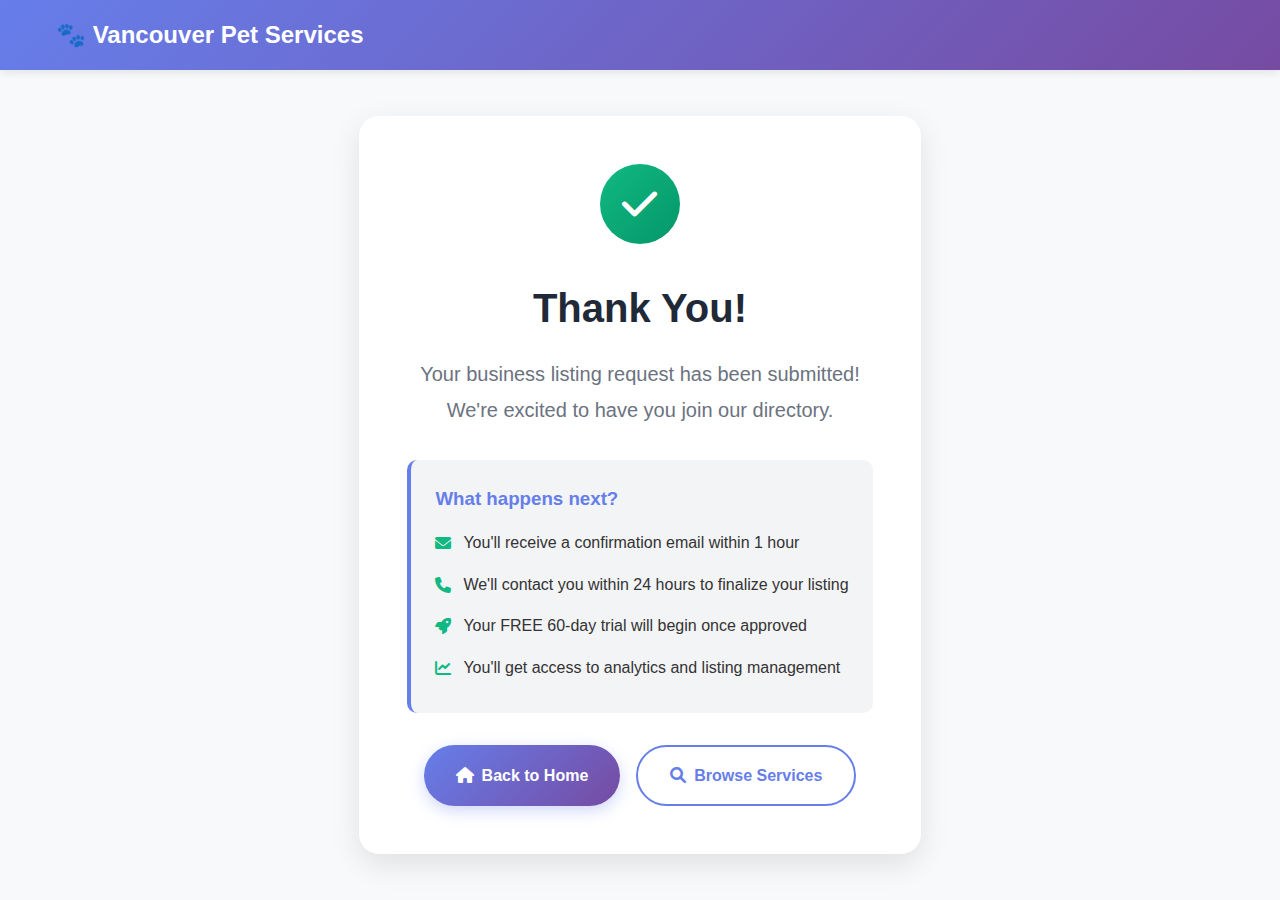
<file: success.html>
<!DOCTYPE html>
<html lang="en">
<head>
    <meta charset="UTF-8">
    <meta name="viewport" content="width=device-width, initial-scale=1.0">
    <title>Thank You - Vancouver Pet Services Directory</title>
    <meta name="robots" content="noindex, nofollow">
    <link href="https://cdnjs.cloudflare.com/ajax/libs/font-awesome/6.0.0/css/all.min.css" rel="stylesheet">
    <style>
        * {
            margin: 0;
            padding: 0;
            box-sizing: border-box;
        }
        
        body {
            font-family: 'Segoe UI', Tahoma, Geneva, Verdana, sans-serif;
            line-height: 1.6;
            color: #333;
            background: #f8f9fa;
            min-height: 100vh;
            display: flex;
            flex-direction: column;
        }
        
        .header {
            background: linear-gradient(135deg, #667eea 0%, #764ba2 100%);
            color: white;
            padding: 1rem 0;
            box-shadow: 0 2px 10px rgba(0,0,0,0.1);
        }
        
        .nav {
            max-width: 1200px;
            margin: 0 auto;
            padding: 0 1rem;
            display: flex;
            justify-content: space-between;
            align-items: center;
        }
        
        .logo {
            font-size: 1.5rem;
            font-weight: bold;
            color: white;
            text-decoration: none;
        }
        
        .success-container {
            flex: 1;
            display: flex;
            align-items: center;
            justify-content: center;
            padding: 2rem;
        }
        
        .success-card {
            background: white;
            border-radius: 20px;
            padding: 3rem;
            box-shadow: 0 10px 30px rgba(0,0,0,0.1);
            text-align: center;
            max-width: 600px;
            animation: fadeInUp 0.6s ease-out;
        }
        
        .success-icon {
            width: 80px;
            height: 80px;
            background: linear-gradient(135deg, #10b981 0%, #059669 100%);
            border-radius: 50%;
            display: flex;
            align-items: center;
            justify-content: center;
            margin: 0 auto 2rem;
            animation: scaleIn 0.8s ease-out;
        }
        
        .success-icon i {
            font-size: 40px;
            color: white;
        }
        
        .success-title {
            font-size: 2.5rem;
            color: #1f2937;
            margin-bottom: 1rem;
        }
        
        .success-message {
            font-size: 1.25rem;
            color: #6b7280;
            margin-bottom: 2rem;
            line-height: 1.8;
        }
        
        .business-message {
            background: #f3f4f6;
            border-left: 4px solid #667eea;
            padding: 1.5rem;
            border-radius: 10px;
            margin-bottom: 2rem;
            text-align: left;
        }
        
        .business-message h3 {
            color: #667eea;
            margin-bottom: 0.5rem;
        }
        
        .business-message ul {
            list-style: none;
            padding-left: 0;
        }
        
        .business-message li {
            padding: 0.5rem 0;
            display: flex;
            align-items: center;
        }
        
        .business-message li i {
            color: #10b981;
            margin-right: 0.75rem;
        }
        
        .action-buttons {
            display: flex;
            gap: 1rem;
            justify-content: center;
            flex-wrap: wrap;
        }
        
        .btn {
            padding: 1rem 2rem;
            border-radius: 50px;
            text-decoration: none;
            font-weight: 600;
            transition: all 0.3s ease;
            display: inline-flex;
            align-items: center;
            gap: 0.5rem;
        }
        
        .btn-primary {
            background: linear-gradient(135deg, #667eea 0%, #764ba2 100%);
            color: white;
            box-shadow: 0 5px 15px rgba(102, 126, 234, 0.3);
        }
        
        .btn-primary:hover {
            transform: translateY(-2px);
            box-shadow: 0 8px 25px rgba(102, 126, 234, 0.4);
        }
        
        .btn-secondary {
            background: white;
            color: #667eea;
            border: 2px solid #667eea;
        }
        
        .btn-secondary:hover {
            background: #667eea;
            color: white;
        }
        
        @keyframes fadeInUp {
            from {
                opacity: 0;
                transform: translateY(30px);
            }
            to {
                opacity: 1;
                transform: translateY(0);
            }
        }
        
        @keyframes scaleIn {
            from {
                transform: scale(0);
            }
            to {
                transform: scale(1);
            }
        }
        
        @media (max-width: 768px) {
            .success-card {
                padding: 2rem;
            }
            
            .success-title {
                font-size: 2rem;
            }
            
            .action-buttons {
                flex-direction: column;
                width: 100%;
            }
            
            .btn {
                width: 100%;
                justify-content: center;
            }
        }
    </style>
    <!-- Google Analytics 4 -->
    <script async src="https://www.googletagmanager.com/gtag/js?id=G-4RSJ394H7V"></script>
    <script>
      window.dataLayer = window.dataLayer || [];
      function gtag(){dataLayer.push(arguments);}
      gtag('js', new Date());
      gtag('config', 'G-4RSJ394H7V');
      
      // Track form submission success
      gtag('event', 'form_submit', {
        'event_category': 'engagement',
        'event_label': window.location.hash === '#contact' ? 'contact_form' : 'business_listing_form',
        'value': 1
      });
    </script>
</head>
<body>
    <header class="header">
        <nav class="nav">
            <a href="/" class="logo">🐾 Vancouver Pet Services</a>
        </nav>
    </header>
    
    <div class="success-container">
        <div class="success-card">
            <div class="success-icon">
                <i class="fas fa-check"></i>
            </div>
            
            <h1 class="success-title">Thank You!</h1>
            
            <div id="contactSuccess" style="display: none;">
                <p class="success-message">
                    Your message has been received successfully.<br>
                    We'll respond to your inquiry within 24 hours.
                </p>
            </div>
            
            <div id="businessSuccess">
                <p class="success-message">
                    Your business listing request has been submitted!<br>
                    We're excited to have you join our directory.
                </p>
                
                <div class="business-message">
                    <h3>What happens next?</h3>
                    <ul>
                        <li><i class="fas fa-envelope"></i> You'll receive a confirmation email within 1 hour</li>
                        <li><i class="fas fa-phone"></i> We'll contact you within 24 hours to finalize your listing</li>
                        <li><i class="fas fa-rocket"></i> Your FREE 60-day trial will begin once approved</li>
                        <li><i class="fas fa-chart-line"></i> You'll get access to analytics and listing management</li>
                    </ul>
                </div>
            </div>
            
            <div class="action-buttons">
                <a href="/" class="btn btn-primary">
                    <i class="fas fa-home"></i> Back to Home
                </a>
                <a href="/#categories" class="btn btn-secondary">
                    <i class="fas fa-search"></i> Browse Services
                </a>
            </div>
        </div>
    </div>
    
    <script>
        // Show appropriate message based on form type
        if (window.location.hash === '#contact') {
            document.getElementById('contactSuccess').style.display = 'block';
            document.getElementById('businessSuccess').style.display = 'none';
        }
        
        // Auto-redirect after 10 seconds
        setTimeout(function() {
            window.location.href = '/';
        }, 10000);
    </script>
</body>
</html>
</file>
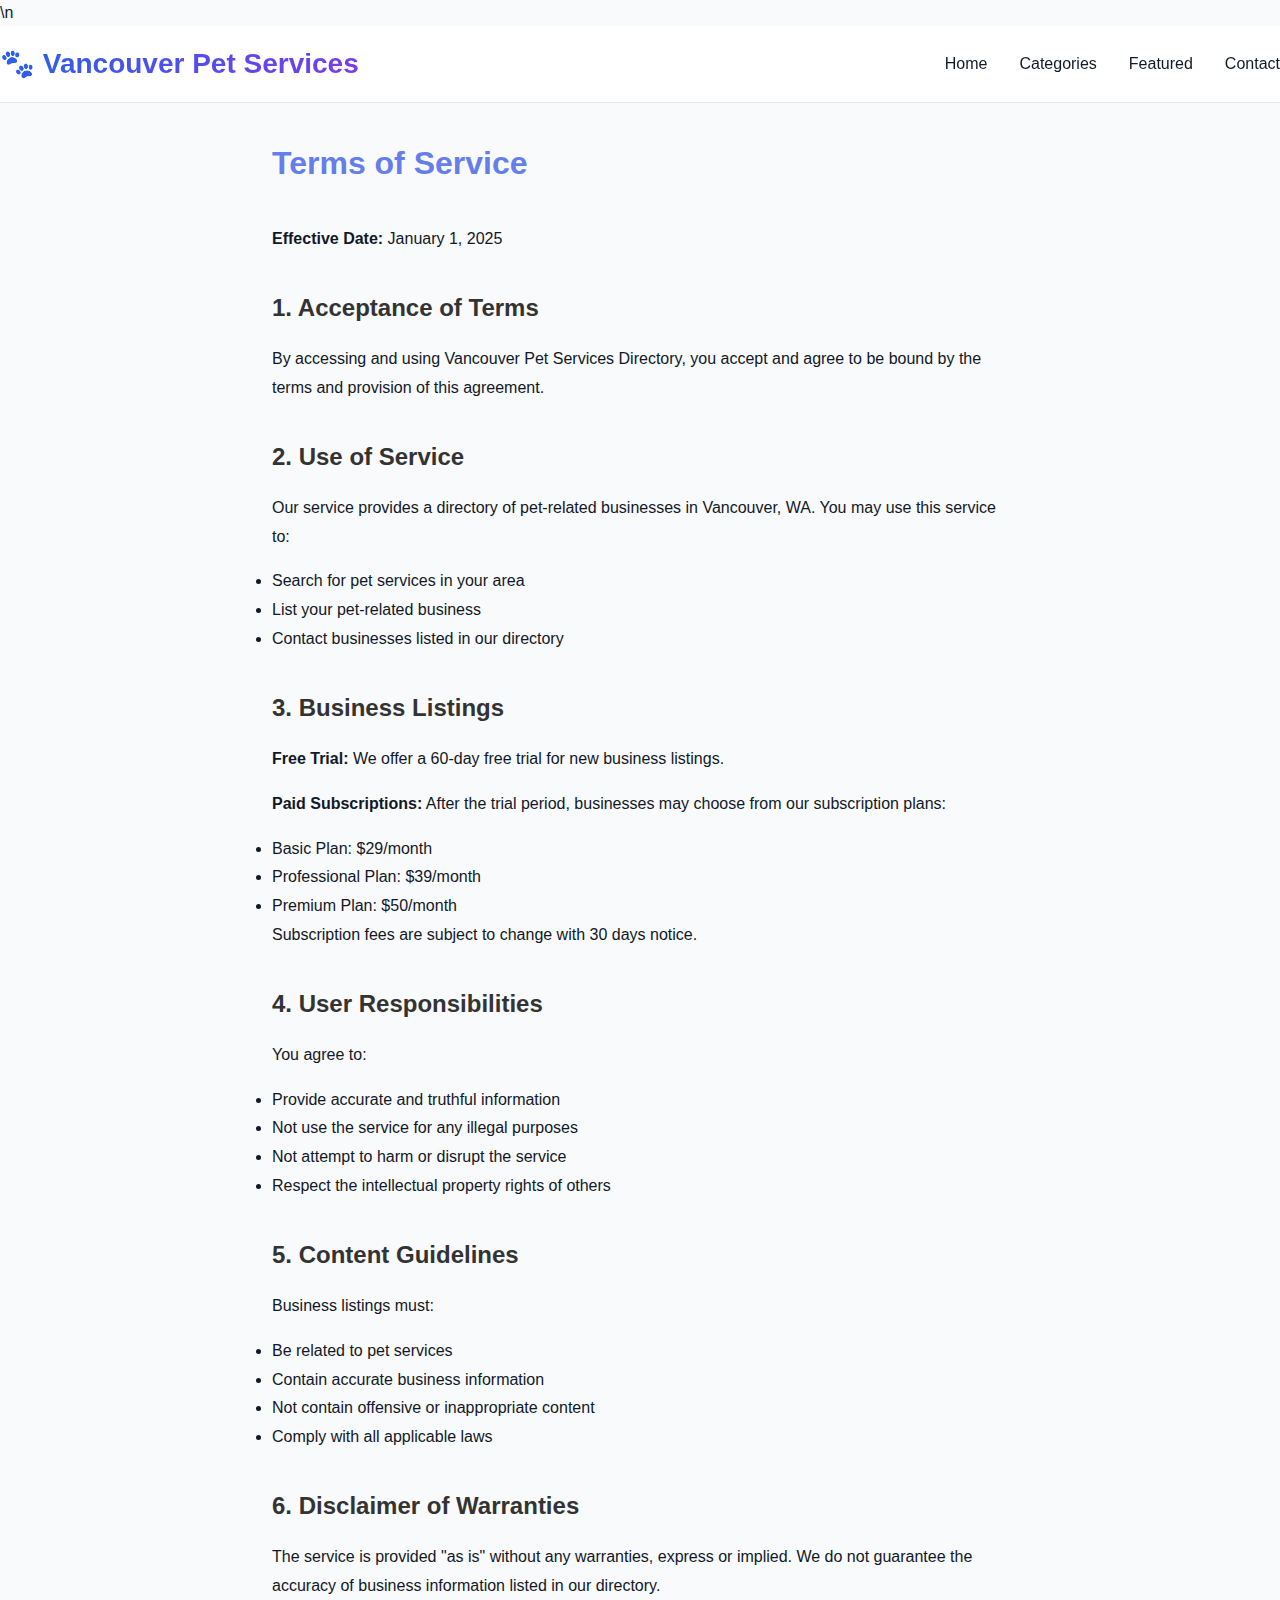
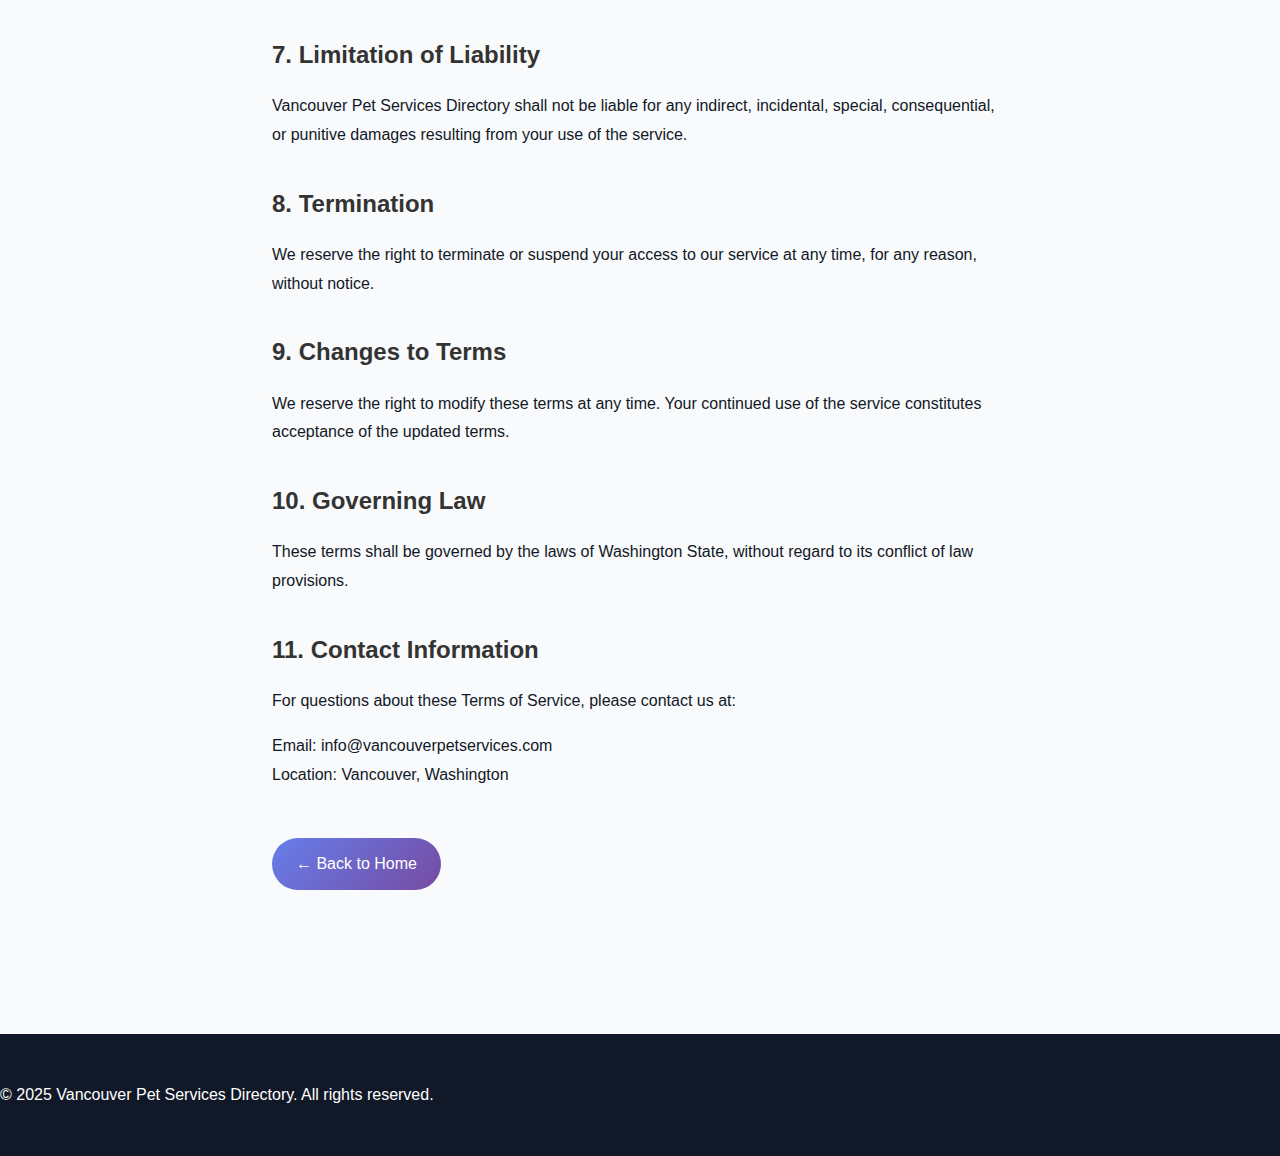
<file: terms.html>
<!DOCTYPE html>
<html lang="en">
<head>
    <meta charset="UTF-8">
    <meta name="viewport" content="width=device-width, initial-scale=1.0">
    <title>Terms of Service - Vancouver Pet Services Directory</title>
    <meta name="description" content="Terms of service for Vancouver Pet Services Directory. Read our terms and conditions for using our services.">
    <link rel="icon" type="image/svg+xml" href="data:image/svg+xml,<svg xmlns='http://www.w3.org/2000/svg' viewBox='0 0 100 100'><text y='.9em' font-size='90'>🐾</text></svg>">
    <link href="https://cdnjs.cloudflare.com/ajax/libs/font-awesome/6.0.0/css/all.min.css" rel="stylesheet">
    <link rel="stylesheet" href="styles.css">
    <style>
        .legal-content {
            max-width: 800px;
            margin: 0 auto;
            padding: 2rem;
            line-height: 1.8;
        }
        
        .legal-content h1 {
            color: #667eea;
            margin-bottom: 2rem;
        }
        
        .legal-content h2 {
            color: #333;
            margin-top: 2rem;
            margin-bottom: 1rem;
        }
        
        .legal-content p {
            margin-bottom: 1rem;
        }
        
        .back-home {
            display: inline-block;
            margin: 2rem 0;
            padding: 0.75rem 1.5rem;
            background: linear-gradient(135deg, #667eea 0%, #764ba2 100%);
            color: white;
            text-decoration: none;
            border-radius: 50px;
            transition: transform 0.3s;
        }
        
        .back-home:hover {
            transform: translateY(-2px);
        }
    </style>
<!-- Google Analytics 4 -->
<script async src="https://www.googletagmanager.com/gtag/js?id=G-4RSJ394H7V"></script>
<script>
  window.dataLayer = window.dataLayer || [];
  function gtag(){dataLayer.push(arguments);}
  gtag('js', new Date());
  gtag('config', 'G-4RSJ394H7V');

  // Track phone clicks for lead generation
  document.addEventListener('DOMContentLoaded', function() {
    const phoneLinks = document.querySelectorAll('a[href^="tel:"]');
    phoneLinks.forEach(link => {
      link.addEventListener('click', function() {
        gtag('event', 'phone_click', {
          'event_category': 'engagement',
          'event_label': this.href.replace('tel:', ''),
          'value': 1
        });
      });
    });

    // Track Get Listed button clicks
    const ctaButtons = document.querySelectorAll('.cta-button, .hero-cta');
    ctaButtons.forEach(button => {
      button.addEventListener('click', function() {
        gtag('event', 'get_listed_click', {
          'event_category': 'lead_generation',
          'event_label': window.location.pathname,
          'value': 1
        });
      });
    });
  });
</script>\n</head>
<body>
    <header class="header">
        <nav class="nav">
            <div class="logo">🐾 Vancouver Pet Services</div>
            <ul class="nav-links">
                <li><a href="index.html">Home</a></li>
                <li><a href="index.html#categories">Categories</a></li>
                <li><a href="index.html#featured">Featured</a></li>
                <li><a href="index.html#contact">Contact</a></li>
            </ul>
        </nav>
    </header>

    <div class="legal-content">
        <h1>Terms of Service</h1>
        <p><strong>Effective Date:</strong> January 1, 2025</p>

        <h2>1. Acceptance of Terms</h2>
        <p>By accessing and using Vancouver Pet Services Directory, you accept and agree to be bound by the terms and provision of this agreement.</p>

        <h2>2. Use of Service</h2>
        <p>Our service provides a directory of pet-related businesses in Vancouver, WA. You may use this service to:</p>
        <ul>
            <li>Search for pet services in your area</li>
            <li>List your pet-related business</li>
            <li>Contact businesses listed in our directory</li>
        </ul>

        <h2>3. Business Listings</h2>
        <p><strong>Free Trial:</strong> We offer a 60-day free trial for new business listings.</p>
        <p><strong>Paid Subscriptions:</strong> After the trial period, businesses may choose from our subscription plans:</p>
        <ul>
            <li>Basic Plan: $29/month</li>
            <li>Professional Plan: $39/month</li>
            <li>Premium Plan: $50/month</li>
        </ul>
        <p>Subscription fees are subject to change with 30 days notice.</p>

        <h2>4. User Responsibilities</h2>
        <p>You agree to:</p>
        <ul>
            <li>Provide accurate and truthful information</li>
            <li>Not use the service for any illegal purposes</li>
            <li>Not attempt to harm or disrupt the service</li>
            <li>Respect the intellectual property rights of others</li>
        </ul>

        <h2>5. Content Guidelines</h2>
        <p>Business listings must:</p>
        <ul>
            <li>Be related to pet services</li>
            <li>Contain accurate business information</li>
            <li>Not contain offensive or inappropriate content</li>
            <li>Comply with all applicable laws</li>
        </ul>

        <h2>6. Disclaimer of Warranties</h2>
        <p>The service is provided "as is" without any warranties, express or implied. We do not guarantee the accuracy of business information listed in our directory.</p>

        <h2>7. Limitation of Liability</h2>
        <p>Vancouver Pet Services Directory shall not be liable for any indirect, incidental, special, consequential, or punitive damages resulting from your use of the service.</p>

        <h2>8. Termination</h2>
        <p>We reserve the right to terminate or suspend your access to our service at any time, for any reason, without notice.</p>

        <h2>9. Changes to Terms</h2>
        <p>We reserve the right to modify these terms at any time. Your continued use of the service constitutes acceptance of the updated terms.</p>

        <h2>10. Governing Law</h2>
        <p>These terms shall be governed by the laws of Washington State, without regard to its conflict of law provisions.</p>

        <h2>11. Contact Information</h2>
        <p>For questions about these Terms of Service, please contact us at:</p>
        <p>Email: info@vancouverpetservices.com<br>
        Location: Vancouver, Washington</p>

        <a href="index.html" class="back-home">← Back to Home</a>
    </div>

    <footer class="footer">
        <div class="footer-content">
            <p>&copy; 2025 Vancouver Pet Services Directory. All rights reserved.</p>
        </div>
    </footer>
</body>
</html>
</file>
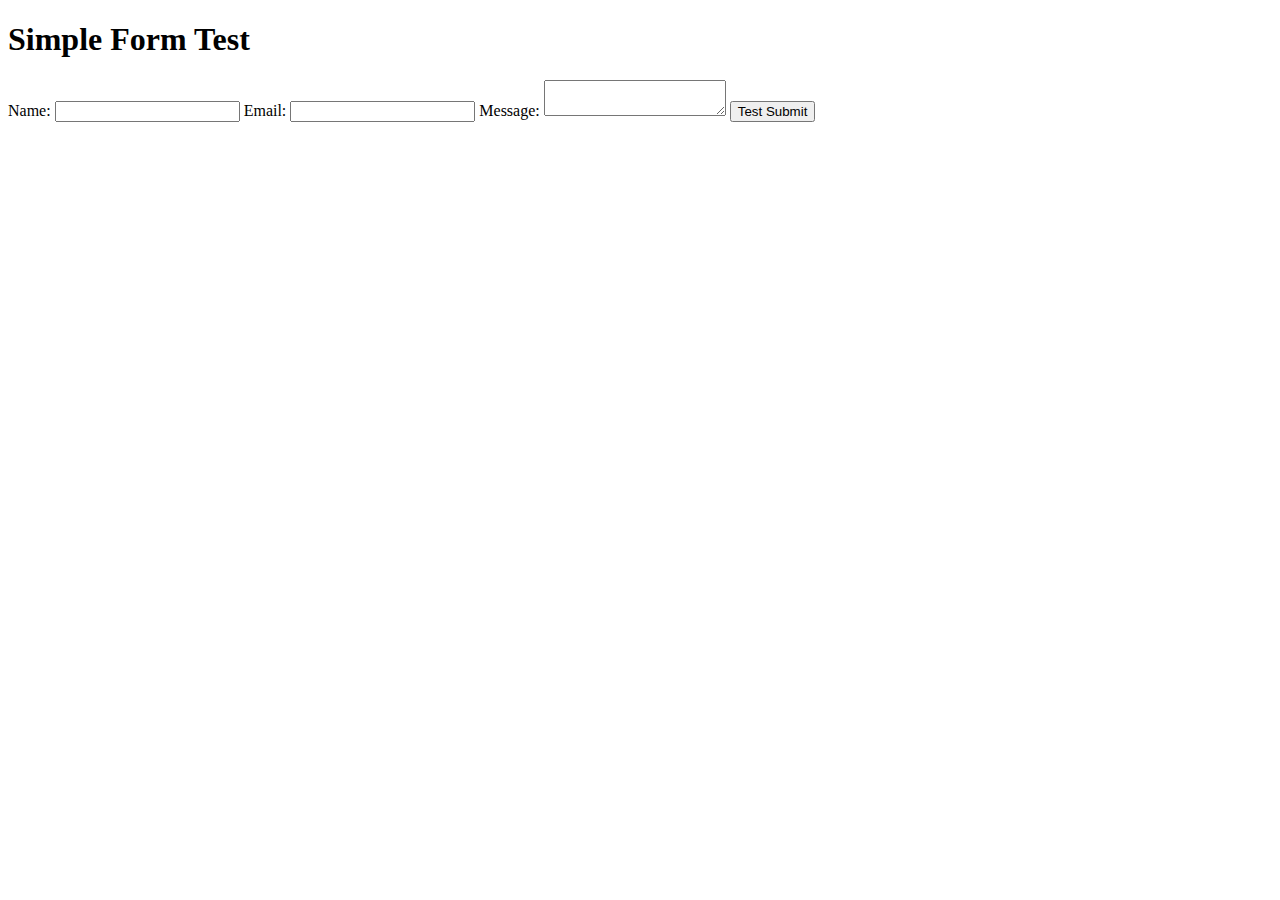
<file: test-form.html>
<!DOCTYPE html>
<html>
<head>
    <title>Form Test</title>
</head>
<body>
    <h1>Simple Form Test</h1>
    
    <form action="/success.html?form=test" method="POST" data-netlify="true" name="test-form">
        <input type="hidden" name="form-name" value="test-form">
        
        <label>Name:</label>
        <input type="text" name="name" required>
        
        <label>Email:</label>
        <input type="email" name="email" required>
        
        <label>Message:</label>
        <textarea name="message" required></textarea>
        
        <button type="submit">Test Submit</button>
    </form>
</body>
</html>
</file>
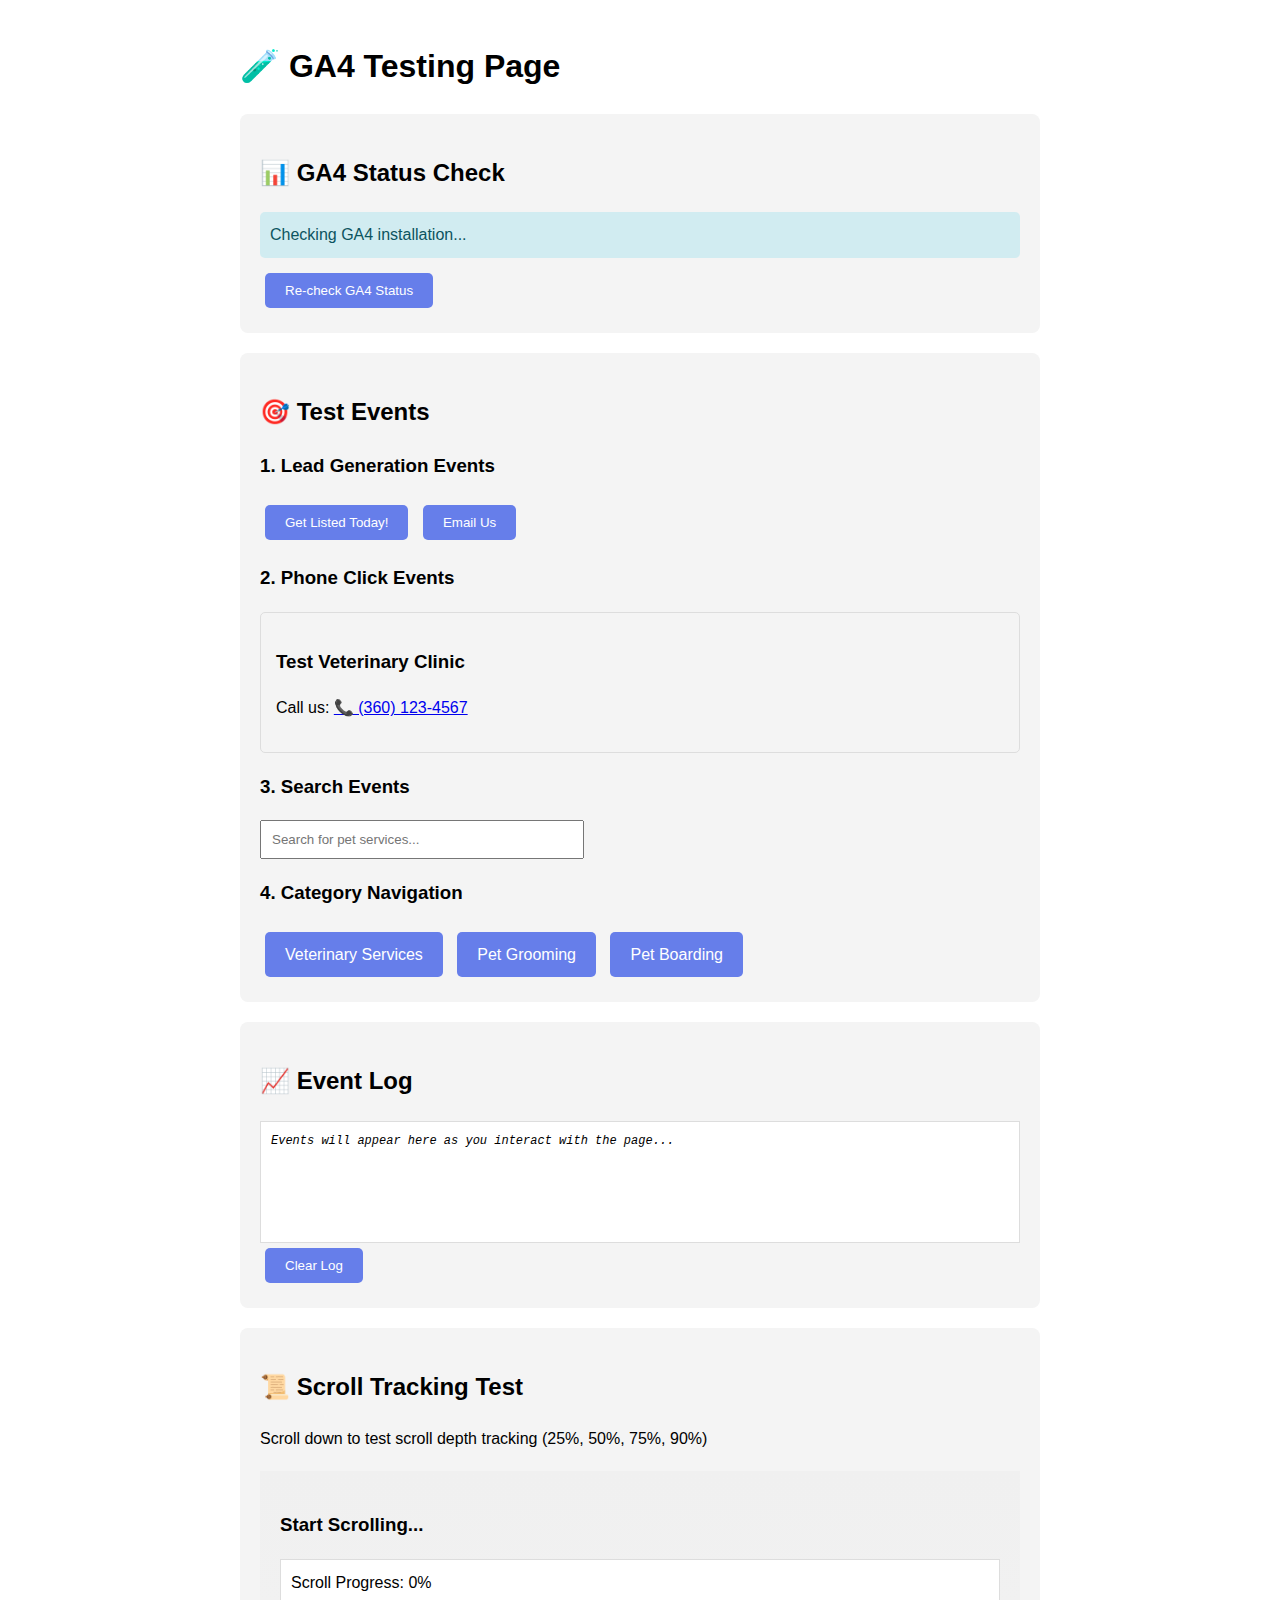
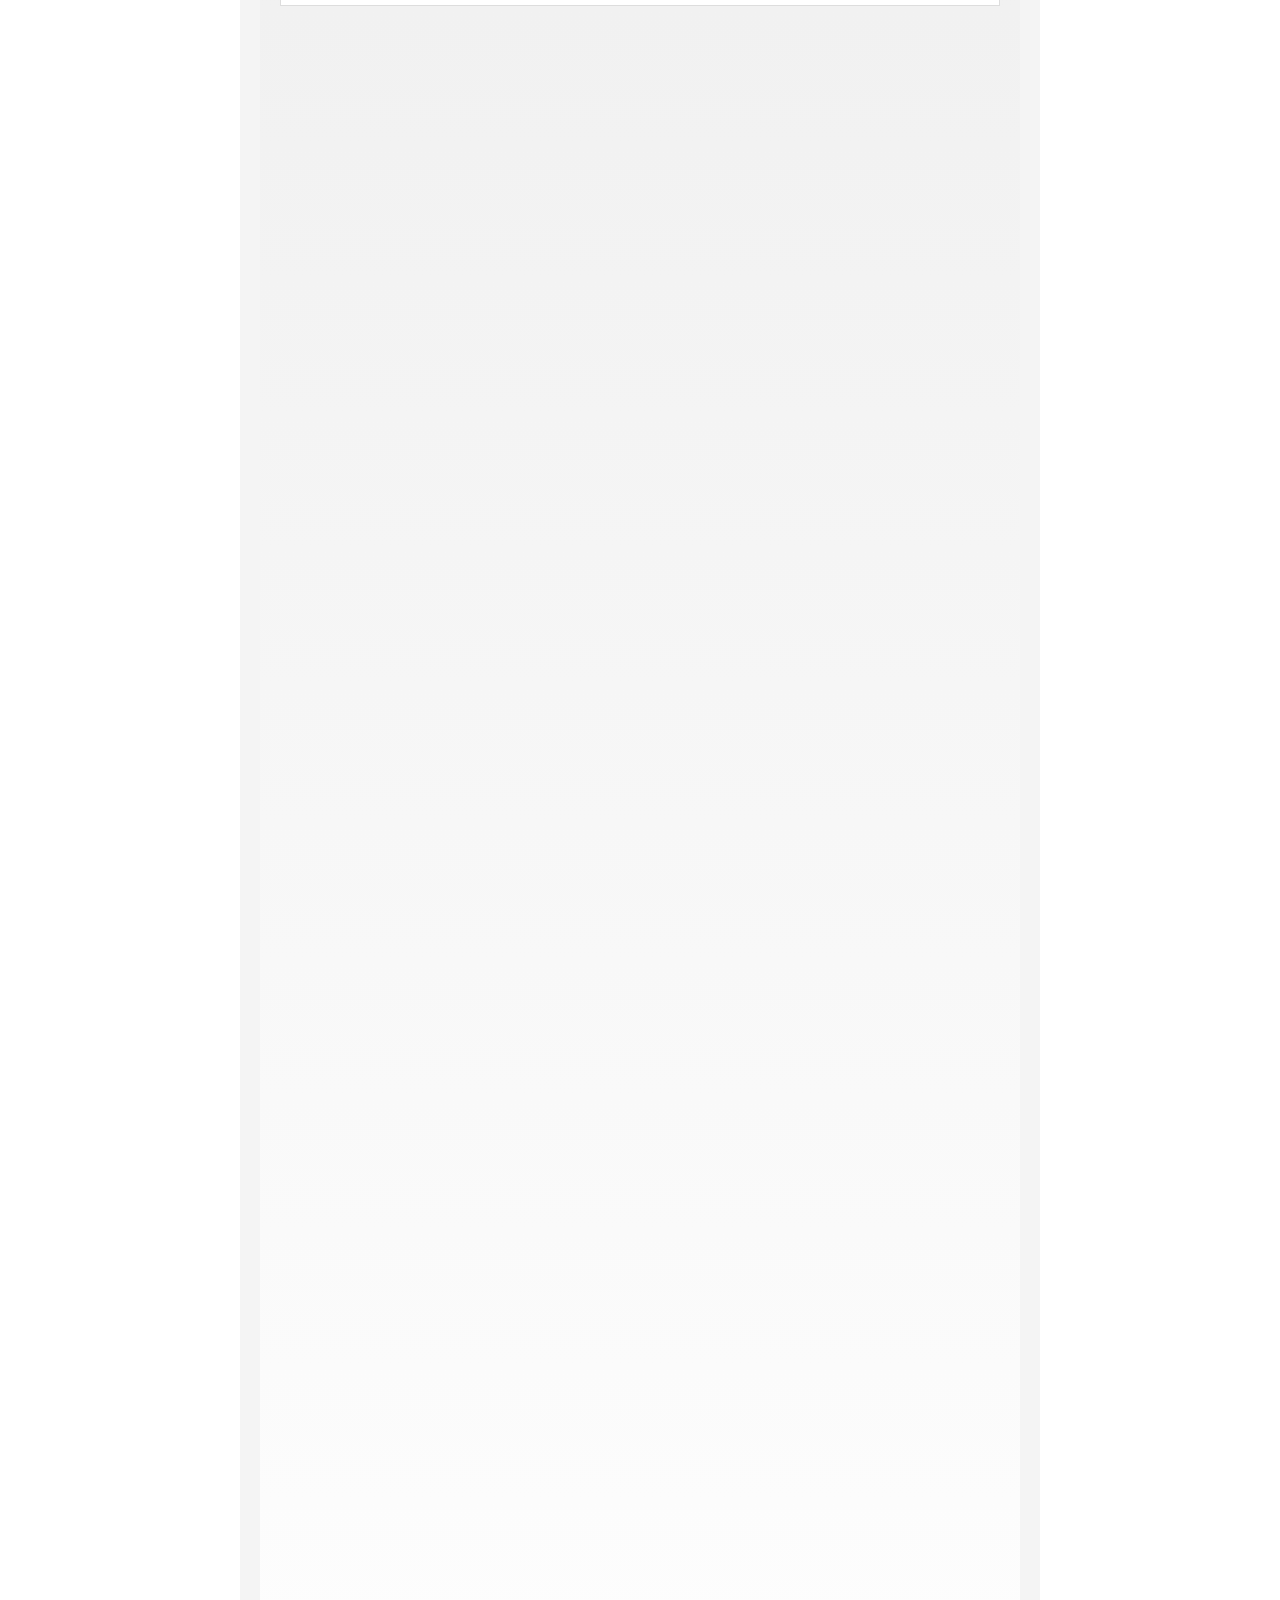
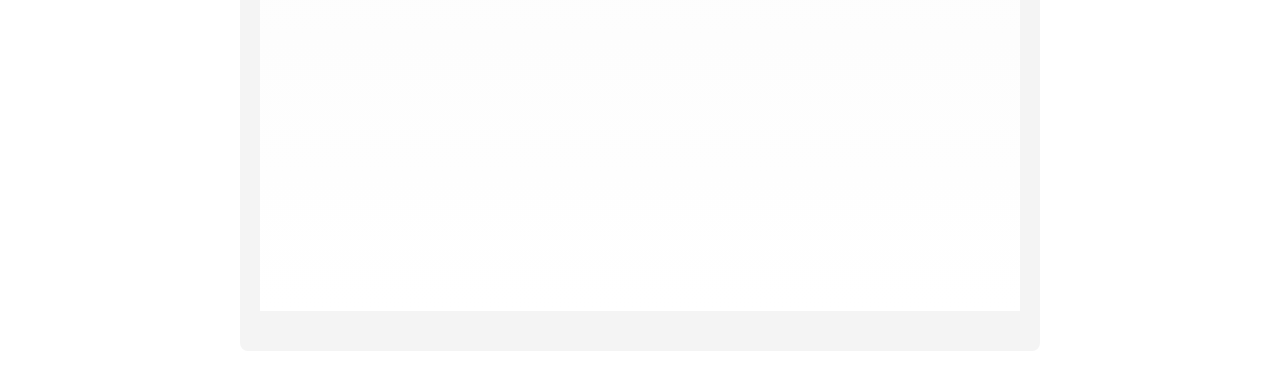
<file: test-ga4.html>
<!DOCTYPE html>
<html lang="en">
<head>
    <meta charset="UTF-8">
    <meta name="viewport" content="width=device-width, initial-scale=1.0">
    <title>GA4 Testing Page - Vancouver Pet Services</title>
    <style>
        body {
            font-family: Arial, sans-serif;
            max-width: 800px;
            margin: 0 auto;
            padding: 20px;
            line-height: 1.6;
        }
        .test-section {
            background: #f4f4f4;
            padding: 20px;
            margin: 20px 0;
            border-radius: 8px;
        }
        button, .test-link {
            background: #667eea;
            color: white;
            padding: 10px 20px;
            border: none;
            border-radius: 5px;
            cursor: pointer;
            margin: 5px;
            display: inline-block;
            text-decoration: none;
        }
        button:hover, .test-link:hover {
            background: #5a67d8;
        }
        .status {
            padding: 10px;
            margin: 10px 0;
            border-radius: 5px;
        }
        .success { background: #d4edda; color: #155724; }
        .error { background: #f8d7da; color: #721c24; }
        .info { background: #d1ecf1; color: #0c5460; }
        .business-card {
            border: 1px solid #ddd;
            padding: 15px;
            margin: 10px 0;
            border-radius: 5px;
        }
        .long-content {
            height: 2000px;
            background: linear-gradient(to bottom, #f0f0f0, #ffffff);
            padding: 20px;
            margin: 20px 0;
        }
    </style>
</head>
<body>
    <h1>🧪 GA4 Testing Page</h1>
    
    <div class="test-section">
        <h2>📊 GA4 Status Check</h2>
        <div id="ga-status" class="status info">Checking GA4 installation...</div>
        <button onclick="checkGA4()">Re-check GA4 Status</button>
    </div>

    <div class="test-section">
        <h2>🎯 Test Events</h2>
        
        <h3>1. Lead Generation Events</h3>
        <button onclick="testGetListed()" class="cta-button">Get Listed Today!</button>
        <button onclick="window.location.href='mailto:contact@vancouverpetservices.com'">Email Us</button>
        
        <h3>2. Phone Click Events</h3>
        <div class="business-card">
            <h3>Test Veterinary Clinic</h3>
            <p>Call us: <a href="tel:+13601234567">📞 (360) 123-4567</a></p>
        </div>
        
        <h3>3. Search Events</h3>
        <input type="text" id="searchBar" placeholder="Search for pet services..." style="padding: 10px; width: 300px;">
        
        <h3>4. Category Navigation</h3>
        <div class="categories">
            <a href="#" class="test-link category-card">Veterinary Services</a>
            <a href="#" class="test-link category-card">Pet Grooming</a>
            <a href="#" class="test-link category-card">Pet Boarding</a>
        </div>
    </div>

    <div class="test-section">
        <h2>📈 Event Log</h2>
        <div id="event-log" style="background: white; padding: 10px; border: 1px solid #ddd; min-height: 100px; font-family: monospace; font-size: 12px;">
            <em>Events will appear here as you interact with the page...</em>
        </div>
        <button onclick="clearLog()">Clear Log</button>
    </div>

    <div class="test-section">
        <h2>📜 Scroll Tracking Test</h2>
        <p>Scroll down to test scroll depth tracking (25%, 50%, 75%, 90%)</p>
        <div class="long-content">
            <h3>Start Scrolling...</h3>
            <p style="position: sticky; top: 20px; background: white; padding: 10px; border: 1px solid #ddd;">
                Scroll Progress: <span id="scroll-progress">0%</span>
            </p>
        </div>
    </div>

    <script>
        // Event logging
        const logEvent = (eventName, params) => {
            const log = document.getElementById('event-log');
            const time = new Date().toLocaleTimeString();
            const paramStr = params ? JSON.stringify(params, null, 2) : '';
            log.innerHTML = `<div><strong>[${time}]</strong> Event: ${eventName} ${paramStr}</div>` + log.innerHTML;
        };

        // Override gtag to log events
        const originalGtag = window.gtag;
        window.gtag = function() {
            if (originalGtag) {
                originalGtag.apply(this, arguments);
            }
            if (arguments[0] === 'event') {
                logEvent(arguments[1], arguments[2]);
            }
        };

        // Check GA4 installation
        function checkGA4() {
            const status = document.getElementById('ga-status');
            
            if (typeof gtag !== 'undefined' && window.dataLayer) {
                status.className = 'status success';
                status.textContent = '✅ GA4 is installed and running! Measurement ID detected.';
                
                // Log some debug info
                console.log('GA4 Status:', {
                    gtag: typeof gtag,
                    dataLayer: window.dataLayer.length + ' items',
                    cookies: document.cookie
                });
            } else {
                status.className = 'status error';
                status.textContent = '❌ GA4 not detected. Please run the installation script.';
            }
        }

        // Test functions
        function testGetListed() {
            console.log('Get Listed clicked');
            // This will be tracked automatically by the GA4 code
        }

        function clearLog() {
            document.getElementById('event-log').innerHTML = '<em>Log cleared. Interact with the page to see new events...</em>';
        }

        // Scroll progress indicator
        window.addEventListener('scroll', function() {
            const scrollPercent = Math.round((window.scrollY + window.innerHeight) / document.documentElement.scrollHeight * 100);
            document.getElementById('scroll-progress').textContent = scrollPercent + '%';
        });

        // Check GA4 on load
        window.addEventListener('load', function() {
            setTimeout(checkGA4, 1000);
        });

        // Track business views
        window.addEventListener('load', function() {
            if (typeof trackBusinessView === 'function') {
                trackBusinessView('Test Veterinary Clinic', 'Veterinary');
            }
        });
    </script>
</body>
</html>
</file>
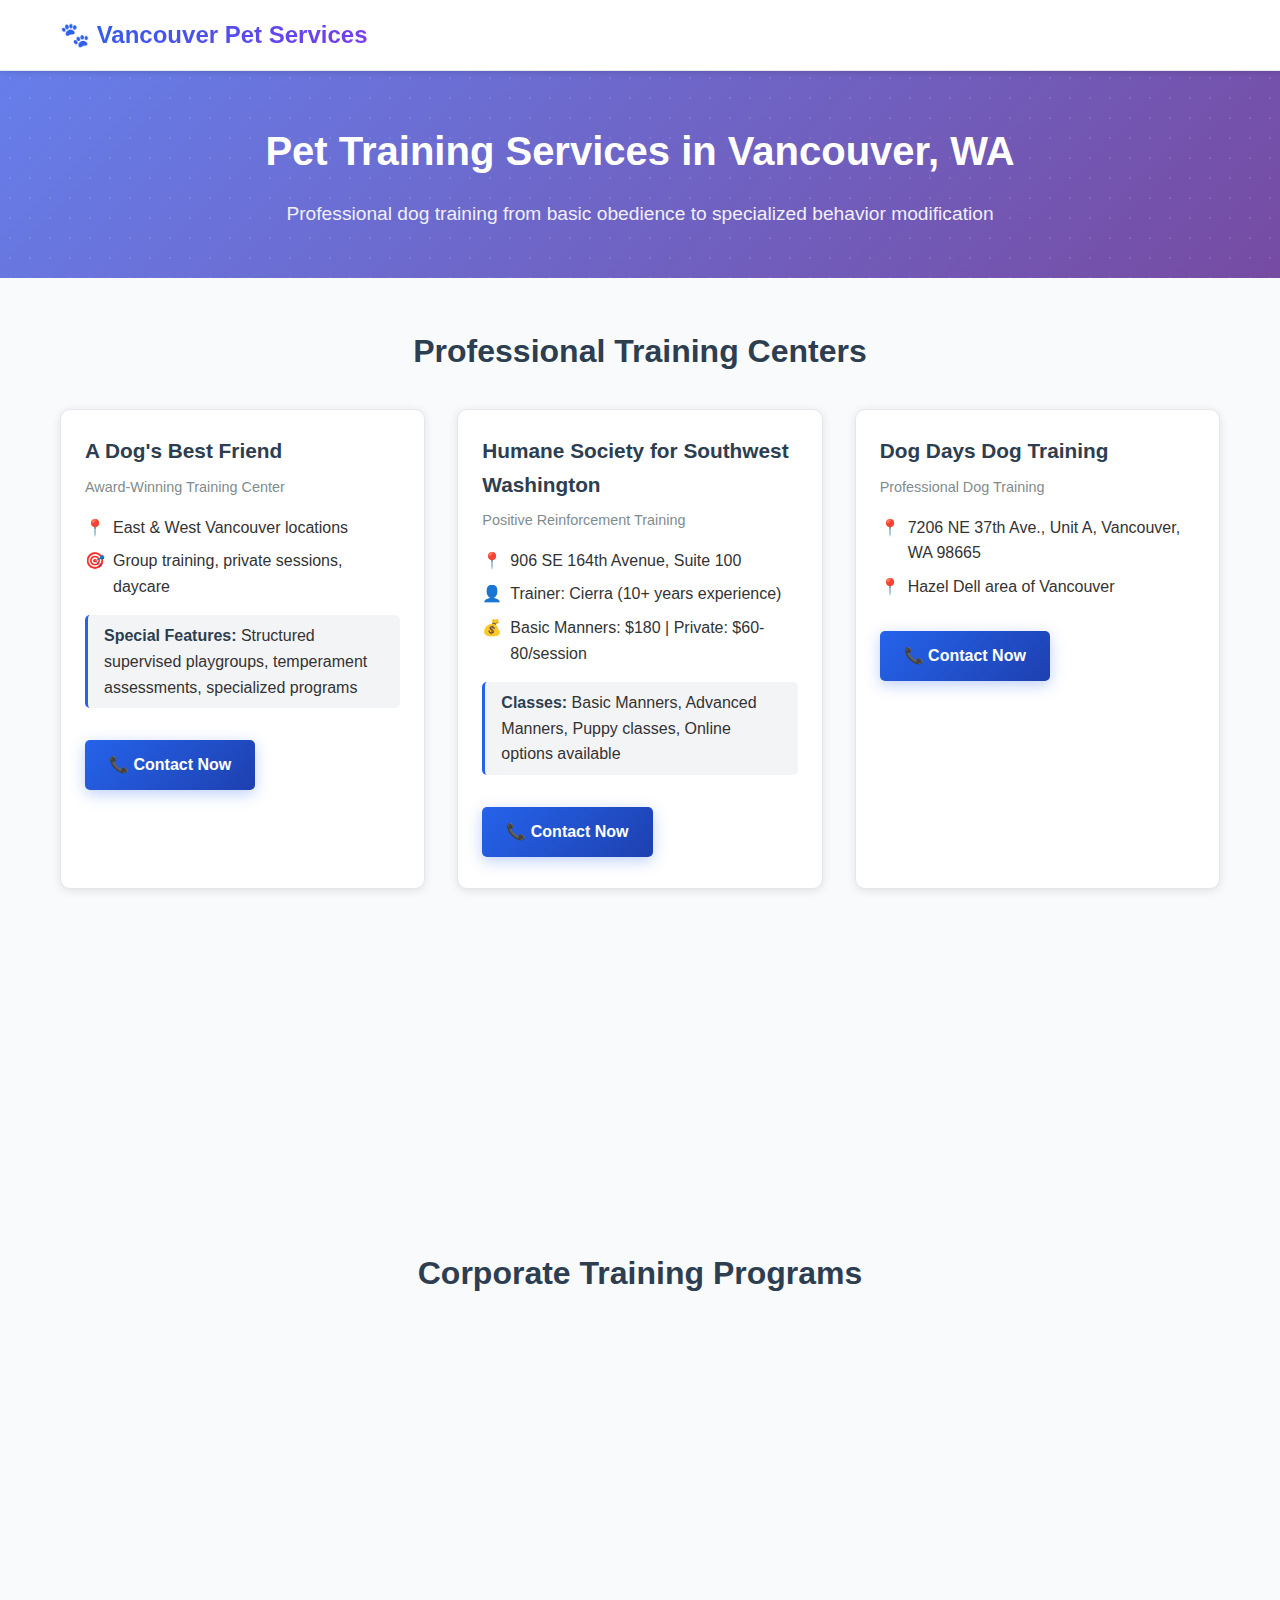
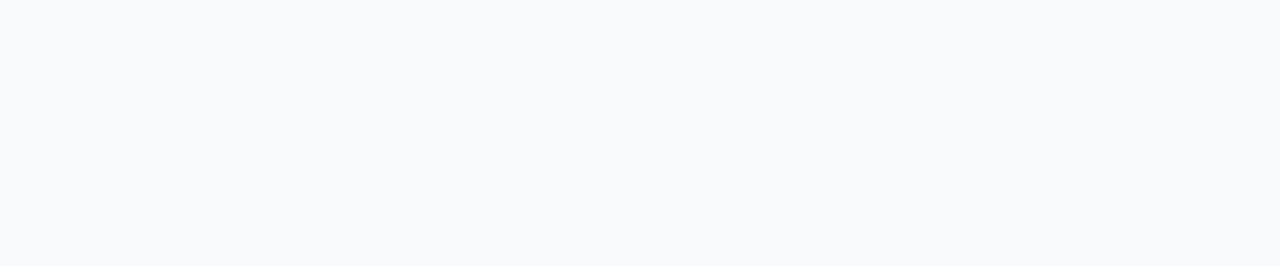
<file: training.html>
<!DOCTYPE html>
<html lang="en">
<head>
    <meta charset="UTF-8">
    <meta name="viewport" content="width=device-width, initial-scale=1.0">
    <title>Pet Training Services in Vancouver, WA - Vancouver Pet Services Directory</title>
    <meta name="description" content="Find professional dog training services in Vancouver, WA. From puppy training to behavioral modification, discover local trainers near you.">
    <style>
        * {
            margin: 0;
            padding: 0;
            box-sizing: border-box;
        }
        
        body {
            font-family: -apple-system, BlinkMacSystemFont, 'Segoe UI', Roboto, Oxygen, Ubuntu, Cantarell, sans-serif;
            line-height: 1.6;
            color: #333;
            background-color: #f5f5f5;
        }
        
        .header {
            background-color: #2c3e50;
            color: white;
            padding: 1rem 0;
            position: sticky;
            top: 0;
            z-index: 100;
            box-shadow: 0 2px 5px rgba(0,0,0,0.1);
        }
        
        .container {
            max-width: 1200px;
            margin: 0 auto;
            padding: 0 20px;
        }
        
        .nav {
            display: flex;
            justify-content: space-between;
            align-items: center;
            flex-wrap: wrap;
        }
        
        .logo {
            font-size: 1.5rem;
            font-weight: bold;
            text-decoration: none;
            color: white;
        }
        
        .nav-links {
            display: flex;
            list-style: none;
            gap: 1.5rem;
            flex-wrap: wrap;
        }
        
        .nav-links a {
            color: white;
            text-decoration: none;
            transition: color 0.3s;
        }
        
        .nav-links a:hover {
            color: #3498db;
        }
        
        .hero {
            background: linear-gradient(135deg, #667eea 0%, #764ba2 100%);
            color: white;
            padding: 3rem 0;
            text-align: center;
        }
        
        .hero h1 {
            font-size: 2.5rem;
            margin-bottom: 1rem;
        }
        
        .hero p {
            font-size: 1.2rem;
            opacity: 0.9;
        }
        
        .content {
            padding: 3rem 0;
        }
        
        .section-title {
            font-size: 2rem;
            margin-bottom: 2rem;
            color: #2c3e50;
            text-align: center;
        }
        
        .business-grid {
            display: grid;
            grid-template-columns: repeat(auto-fill, minmax(350px, 1fr));
            gap: 2rem;
            margin-bottom: 3rem;
        }
        
        .business-card {
            background: white;
            border-radius: 10px;
            padding: 1.5rem;
            box-shadow: 0 2px 10px rgba(0,0,0,0.1);
            transition: transform 0.3s, box-shadow 0.3s;
        }
        
        .business-card:hover {
            transform: translateY(-5px);
            box-shadow: 0 5px 20px rgba(0,0,0,0.15);
        }
        
        .business-name {
            font-size: 1.3rem;
            font-weight: bold;
            color: #2c3e50;
            margin-bottom: 0.5rem;
        }
        
        .business-type {
            color: #7f8c8d;
            font-size: 0.9rem;
            margin-bottom: 0.5rem;
        }
        
        .business-info {
            margin: 1rem 0;
        }
        
        .info-item {
            display: flex;
            align-items: flex-start;
            margin-bottom: 0.5rem;
        }
        
        .info-icon {
            margin-right: 0.5rem;
            flex-shrink: 0;
        }
        
        .contact-btn {
            display: inline-block;
            background-color: #3498db;
            color: white;
            padding: 0.75rem 1.5rem;
            border-radius: 5px;
            text-decoration: none;
            margin-top: 1rem;
            transition: background-color 0.3s;
        }
        
        .contact-btn:hover {
            background-color: #2980b9;
        }
        
        .features {
            background-color: #ecf0f1;
            padding: 0.5rem 1rem;
            border-radius: 5px;
            margin-top: 1rem;
        }
        
        .features strong {
            color: #2c3e50;
        }
        
        @media (max-width: 768px) {
            .hero h1 {
                font-size: 2rem;
            }
            
            .business-grid {
                grid-template-columns: 1fr;
            }
        }
    </style>
</head>
<body>
    <header class="header">
        <div class="container">
            <nav class="nav">
                <a href="index.html" class="logo">🐾 Vancouver Pet Services</a>
                <ul class="nav-links">
                    <li><a href="index.html">Home</a></li>
                    <li><a href="veterinary.html">Veterinary</a></li>
                    <li><a href="grooming.html">Grooming</a></li>
                    <li><a href="boarding.html">Boarding</a></li>
                    <li><a href="training.html">Training</a></li>
                    <li><a href="pet-stores.html">Pet Stores</a></li>
                    <li><a href="emergency.html">Emergency</a></li>
                </ul>
            </nav>
        </div>
    </header>

    <section class="hero">
        <div class="container">
            <h1>Pet Training Services in Vancouver, WA</h1>
            <p>Professional dog training from basic obedience to specialized behavior modification</p>
        </div>
    </section>

    <div class="content">
        <div class="container">
            <h2 class="section-title">Professional Training Centers</h2>
            
            <div class="business-grid">
                <div class="business-card">
                    <h3 class="business-name">A Dog's Best Friend</h3>
                    <p class="business-type">Award-Winning Training Center</p>
                    <div class="business-info">
                        <div class="info-item">
                            <span class="info-icon">📍</span>
                            <span>East & West Vancouver locations</span>
                        </div>
                        <div class="info-item">
                            <span class="info-icon">🎯</span>
                            <span>Group training, private sessions, daycare</span>
                        </div>
                        <div class="features">
                            <strong>Special Features:</strong> Structured supervised playgroups, temperament assessments, specialized programs
                        </div>
                    </div>
                    <a href="#" class="contact-btn">📞 Contact Now</a>
                </div>

                <div class="business-card">
                    <h3 class="business-name">Humane Society for Southwest Washington</h3>
                    <p class="business-type">Positive Reinforcement Training</p>
                    <div class="business-info">
                        <div class="info-item">
                            <span class="info-icon">📍</span>
                            <span>906 SE 164th Avenue, Suite 100</span>
                        </div>
                        <div class="info-item">
                            <span class="info-icon">👤</span>
                            <span>Trainer: Cierra (10+ years experience)</span>
                        </div>
                        <div class="info-item">
                            <span class="info-icon">💰</span>
                            <span>Basic Manners: $180 | Private: $60-80/session</span>
                        </div>
                        <div class="features">
                            <strong>Classes:</strong> Basic Manners, Advanced Manners, Puppy classes, Online options available
                        </div>
                    </div>
                    <a href="#" class="contact-btn">📞 Contact Now</a>
                </div>

                <div class="business-card">
                    <h3 class="business-name">Dog Days Dog Training</h3>
                    <p class="business-type">Professional Dog Training</p>
                    <div class="business-info">
                        <div class="info-item">
                            <span class="info-icon">📍</span>
                            <span>7206 NE 37th Ave., Unit A, Vancouver, WA 98665</span>
                        </div>
                        <div class="info-item">
                            <span class="info-icon">📍</span>
                            <span>Hazel Dell area of Vancouver</span>
                        </div>
                    </div>
                    <a href="#" class="contact-btn">📞 Contact Now</a>
                </div>

                <div class="business-card">
                    <h3 class="business-name">C J's Dog Training</h3>
                    <p class="business-type">Professional Dog Training</p>
                    <div class="business-info">
                        <div class="info-item">
                            <span class="info-icon">🎯</span>
                            <span>Professional dog training services</span>
                        </div>
                        <div class="info-item">
                            <span class="info-icon">⭐</span>
                            <span>Highly rated local trainer</span>
                        </div>
                    </div>
                    <a href="#" class="contact-btn">📞 Contact Now</a>
                </div>

                <div class="business-card">
                    <h3 class="business-name">Blackwood Canine</h3>
                    <p class="business-type">Specialized Dog Training</p>
                    <div class="business-info">
                        <div class="info-item">
                            <span class="info-icon">🎯</span>
                            <span>Specialized dog training programs</span>
                        </div>
                    </div>
                    <a href="#" class="contact-btn">📞 Contact Now</a>
                </div>

                <div class="business-card">
                    <h3 class="business-name">High Expectations Dog Training</h3>
                    <p class="business-type">Professional Training Programs</p>
                    <div class="business-info">
                        <div class="info-item">
                            <span class="info-icon">🎯</span>
                            <span>Professional dog training programs</span>
                        </div>
                    </div>
                    <a href="#" class="contact-btn">📞 Contact Now</a>
                </div>
            </div>

            <h2 class="section-title">Corporate Training Programs</h2>
            
            <div class="business-grid">
                <div class="business-card">
                    <h3 class="business-name">PetSmart Dog Training</h3>
                    <p class="business-type">Positive Reinforcement Training</p>
                    <div class="business-info">
                        <div class="info-item">
                            <span class="info-icon">🎯</span>
                            <span>Certified trainers, positive reinforcement method</span>
                        </div>
                        <div class="info-item">
                            <span class="info-icon">📚</span>
                            <span>Puppy & adult classes, 3 levels available</span>
                        </div>
                        <div class="features">
                            <strong>Options:</strong> Group classes (4-10 dogs), private sessions, virtual training, savings packages
                        </div>
                    </div>
                    <a href="#" class="contact-btn">📞 Contact Now</a>
                </div>

                <div class="business-card">
                    <h3 class="business-name">Mind Your Manners Dog Training & Daycare</h3>
                    <p class="business-type">Training & Daycare Combo</p>
                    <div class="business-info">
                        <div class="info-item">
                            <span class="info-icon">🎯</span>
                            <span>Obedience training with daycare services</span>
                        </div>
                        <div class="info-item">
                            <span class="info-icon">🏢</span>
                            <span>Specialization: Active breed management</span>
                        </div>
                    </div>
                    <a href="#" class="contact-btn">📞 Contact Now</a>
                </div>
            </div>
        </div>
    </div>

    <script>
        // Add click tracking for business cards
        document.querySelectorAll('.business-card').forEach(card => {
            card.addEventListener('click', function() {
                const businessName = this.querySelector('.business-name').textContent;
                console.log('Clicked on: ' + businessName);
                // Here you could add analytics tracking
            });
        });
    </script>
<script src="ui-enhance.js"></script>
</body>
</html>
</file>
<file: styles.css>
/* Enhanced Vancouver Pet Services Directory Styles */
:root {
    --primary-color: #2563eb;
    --primary-dark: #1e40af;
    --secondary-color: #7c3aed;
    --accent-color: #ec4899;
    --success-color: #10b981;
    --danger-color: #ef4444;
    --warning-color: #f59e0b;
    --dark-bg: #111827;
    --light-bg: #f9fafb;
    --card-bg: #ffffff;
    --text-primary: #111827;
    --text-secondary: #6b7280;
    --border-color: #e5e7eb;
    --shadow-sm: 0 1px 2px 0 rgba(0, 0, 0, 0.05);
    --shadow-md: 0 4px 6px -1px rgba(0, 0, 0, 0.1), 0 2px 4px -1px rgba(0, 0, 0, 0.06);
    --shadow-lg: 0 10px 15px -3px rgba(0, 0, 0, 0.1), 0 4px 6px -2px rgba(0, 0, 0, 0.05);
    --shadow-xl: 0 20px 25px -5px rgba(0, 0, 0, 0.1), 0 10px 10px -5px rgba(0, 0, 0, 0.04);
    --transition-fast: all 0.2s cubic-bezier(0.4, 0, 0.2, 1);
    --transition-base: all 0.3s cubic-bezier(0.4, 0, 0.2, 1);
}

* {
    margin: 0;
    padding: 0;
    box-sizing: border-box;
}

body {
    font-family: -apple-system, BlinkMacSystemFont, 'Segoe UI', Roboto, 'Helvetica Neue', Arial, sans-serif;
    line-height: 1.6;
    color: var(--text-primary);
    background-color: var(--light-bg);
    overflow-x: hidden;
}

/* Enhanced Header */
.header {
    background: rgba(255, 255, 255, 0.95);
    backdrop-filter: blur(10px);
    border-bottom: 1px solid var(--border-color);
    position: sticky;
    top: 0;
    z-index: 1000;
    transition: var(--transition-base);
}

.header.scrolled {
    box-shadow: var(--shadow-md);
}

.nav {
    display: flex;
    justify-content: space-between;
    align-items: center;
    padding: 1rem 0;
}

.logo {
    font-size: 1.75rem;
    font-weight: 800;
    background: linear-gradient(135deg, var(--primary-color) 0%, var(--secondary-color) 100%);
    -webkit-background-clip: text;
    -webkit-text-fill-color: transparent;
    text-decoration: none;
    display: flex;
    align-items: center;
    gap: 0.5rem;
    transition: var(--transition-base);
}

.logo:hover {
    transform: scale(1.05);
}

.nav-links {
    display: flex;
    list-style: none;
    gap: 2rem;
    align-items: center;
}

.nav-links a {
    color: var(--text-primary);
    text-decoration: none;
    font-weight: 500;
    position: relative;
    transition: var(--transition-fast);
    padding: 0.5rem 0;
}

.nav-links a::after {
    content: '';
    position: absolute;
    bottom: 0;
    left: 0;
    width: 0;
    height: 2px;
    background: linear-gradient(90deg, var(--primary-color), var(--secondary-color));
    transition: width 0.3s ease;
}

.nav-links a:hover::after {
    width: 100%;
}

.nav-links a:hover {
    color: var(--primary-color);
}

/* Mobile Menu Toggle */
.mobile-menu-toggle {
    display: none;
    background: none;
    border: none;
    font-size: 1.5rem;
    cursor: pointer;
    color: var(--text-primary);
}

/* Enhanced Hero Sections */
.hero {
    background: linear-gradient(135deg, #667eea 0%, #764ba2 100%);
    color: white;
    padding: 5rem 0;
    position: relative;
    overflow: hidden;
}

.hero::before {
    content: '';
    position: absolute;
    top: 0;
    left: 0;
    right: 0;
    bottom: 0;
    background: url('data:image/svg+xml,<svg width="100" height="100" viewBox="0 0 100 100" xmlns="http://www.w3.org/2000/svg"><circle cx="50" cy="50" r="40" fill="none" stroke="rgba(255,255,255,0.1)" stroke-width="0.5"/></svg>');
    background-size: 100px 100px;
    animation: float 20s infinite linear;
}

@keyframes float {
    0% { transform: translate(0, 0); }
    100% { transform: translate(-100px, -100px); }
}

.hero-content {
    position: relative;
    z-index: 1;
    text-align: center;
    max-width: 800px;
    margin: 0 auto;
}

.hero h1 {
    font-size: 3.5rem;
    font-weight: 800;
    margin-bottom: 1.5rem;
    animation: fadeInUp 0.8s ease-out;
    text-shadow: 2px 2px 4px rgba(0,0,0,0.1);
}

.hero p {
    font-size: 1.5rem;
    opacity: 0.95;
    margin-bottom: 2rem;
    animation: fadeInUp 0.8s ease-out 0.2s both;
}

@keyframes fadeInUp {
    from {
        opacity: 0;
        transform: translateY(30px);
    }
    to {
        opacity: 1;
        transform: translateY(0);
    }
}

/* Enhanced Search Box */
.search-container {
    max-width: 600px;
    margin: 2rem auto;
    position: relative;
    animation: fadeInUp 0.8s ease-out 0.4s both;
}

.search-box {
    width: 100%;
    padding: 1.25rem 3rem 1.25rem 1.5rem;
    font-size: 1.125rem;
    border: 2px solid transparent;
    border-radius: 50px;
    background: white;
    box-shadow: var(--shadow-xl);
    transition: var(--transition-base);
}

.search-box:focus {
    outline: none;
    border-color: var(--primary-color);
    transform: translateY(-2px);
    box-shadow: 0 25px 30px -10px rgba(0, 0, 0, 0.15);
}

.search-icon {
    position: absolute;
    right: 1.5rem;
    top: 50%;
    transform: translateY(-50%);
    color: var(--text-secondary);
    font-size: 1.25rem;
}

/* Enhanced Category Cards */
.categories-section {
    padding: 5rem 0;
    background: var(--light-bg);
}

.section-title {
    font-size: 2.5rem;
    font-weight: 700;
    text-align: center;
    margin-bottom: 3rem;
    color: var(--text-primary);
    position: relative;
}

.section-title::after {
    content: '';
    position: absolute;
    bottom: -10px;
    left: 50%;
    transform: translateX(-50%);
    width: 60px;
    height: 4px;
    background: linear-gradient(90deg, var(--primary-color), var(--secondary-color));
    border-radius: 2px;
}

.categories-grid {
    display: grid;
    grid-template-columns: repeat(auto-fit, minmax(220px, 1fr));
    gap: 1.25rem;
    margin-top: 3rem;
    max-width: 1000px;
    margin-left: auto;
    margin-right: auto;
}

.category-card {
    background: white;
    border-radius: 12px;
    padding: 1.5rem;
    text-decoration: none;
    color: var(--text-primary);
    transition: var(--transition-base);
    position: relative;
    overflow: hidden;
    box-shadow: 0 2px 8px rgba(0, 0, 0, 0.06);
    border: 2px solid var(--border-color);
    text-align: center;
}

.category-card::before {
    content: '';
    position: absolute;
    top: 0;
    left: 0;
    right: 0;
    height: 3px;
    background: linear-gradient(90deg, var(--primary-color), var(--secondary-color));
    transform: translateX(-100%);
    transition: transform 0.3s ease;
}

.category-card:hover::before {
    transform: translateX(0);
}

.category-card:hover {
    transform: translateY(-3px);
    box-shadow: 0 8px 20px rgba(102, 126, 234, 0.15);
    border-color: var(--primary-color);
}

.category-icon {
    font-size: 2.25rem;
    margin-bottom: 0.75rem;
    display: block;
    animation: bounce 2s infinite;
}

@keyframes bounce {
    0%, 100% { transform: translateY(0); }
    50% { transform: translateY(-3px); }
}

.category-card h3 {
    font-size: 1.1rem;
    font-weight: 600;
    margin-bottom: 0.375rem;
    line-height: 1.3;
}

.category-card p {
    color: var(--text-secondary);
    font-size: 0.875rem;
    line-height: 1.4;
}

.category-count {
    position: absolute;
    top: 0.75rem;
    right: 0.75rem;
    background: var(--primary-color);
    color: white;
    padding: 0.2rem 0.6rem;
    border-radius: 15px;
    font-size: 0.75rem;
    font-weight: 600;
}

/* Enhanced Business Cards */
.business-grid {
    display: grid;
    grid-template-columns: repeat(auto-fill, minmax(350px, 1fr));
    gap: 2rem;
    margin: 2rem 0;
}

.business-card {
    background: white;
    border-radius: 12px;
    padding: 1.75rem;
    box-shadow: var(--shadow-md);
    transition: var(--transition-base);
    position: relative;
    overflow: hidden;
    border: 1px solid var(--border-color);
}

.business-card:hover {
    transform: translateY(-5px) scale(1.02);
    box-shadow: var(--shadow-xl);
    border-color: var(--primary-color);
}

.business-name {
    font-size: 1.5rem;
    font-weight: 700;
    color: var(--text-primary);
    margin-bottom: 0.5rem;
}

.business-type {
    color: var(--text-secondary);
    font-size: 0.95rem;
    font-weight: 500;
    margin-bottom: 1rem;
}

.info-item {
    display: flex;
    align-items: flex-start;
    margin-bottom: 0.75rem;
    color: var(--text-primary);
}

.info-icon {
    margin-right: 0.75rem;
    color: var(--primary-color);
    font-size: 1.1rem;
    flex-shrink: 0;
}

.contact-btn {
    display: inline-flex;
    align-items: center;
    gap: 0.5rem;
    background: linear-gradient(135deg, var(--primary-color), var(--primary-dark));
    color: white;
    padding: 0.875rem 1.75rem;
    border-radius: 50px;
    text-decoration: none;
    font-weight: 600;
    margin-top: 1.5rem;
    transition: var(--transition-base);
    box-shadow: var(--shadow-md);
}

.contact-btn:hover {
    transform: translateY(-2px);
    box-shadow: var(--shadow-lg);
    background: linear-gradient(135deg, var(--primary-dark), var(--primary-color));
}

.features {
    background: var(--light-bg);
    padding: 1rem;
    border-radius: 8px;
    margin-top: 1rem;
    border-left: 3px solid var(--primary-color);
}

/* Emergency Styling */
.emergency-notice {
    background: linear-gradient(135deg, var(--danger-color), #dc2626);
    color: white;
    padding: 1.5rem;
    text-align: center;
    font-weight: 600;
    margin: 2rem 0;
    border-radius: 10px;
    box-shadow: var(--shadow-lg);
    animation: pulse 2s infinite;
}

@keyframes pulse {
    0% { transform: scale(1); }
    50% { transform: scale(1.02); }
    100% { transform: scale(1); }
}

.emergency-badge {
    display: inline-block;
    background: var(--danger-color);
    color: white;
    padding: 0.375rem 0.875rem;
    border-radius: 20px;
    font-size: 0.875rem;
    font-weight: 700;
    margin-bottom: 0.75rem;
    animation: blink 1.5s infinite;
}

@keyframes blink {
    0%, 100% { opacity: 1; }
    50% { opacity: 0.8; }
}

/* Footer Enhancement */
.footer {
    background: var(--dark-bg);
    color: white;
    padding: 3rem 0;
    margin-top: 5rem;
}

.footer h3 {
    font-size: 1.5rem;
    margin-bottom: 1rem;
}

.contact-info {
    margin: 2rem 0;
}

.contact-item {
    display: flex;
    align-items: center;
    gap: 0.75rem;
    margin-bottom: 1rem;
    color: rgba(255, 255, 255, 0.9);
}

.contact-item i {
    color: var(--primary-color);
}

.contact-item a {
    color: inherit;
    text-decoration: none;
    transition: color 0.3s;
}

.contact-item a:hover {
    color: var(--primary-color);
}

/* Responsive Design */
@media (max-width: 768px) {
    .nav-links {
        display: none;
        position: absolute;
        top: 100%;
        left: 0;
        right: 0;
        background: white;
        flex-direction: column;
        padding: 2rem;
        box-shadow: var(--shadow-lg);
    }
    
    .nav-links.active {
        display: flex;
    }
    
    .mobile-menu-toggle {
        display: block;
    }
    
    .hero h1 {
        font-size: 2.5rem;
    }
    
    .hero p {
        font-size: 1.25rem;
    }
    
    .categories-grid {
        grid-template-columns: repeat(auto-fit, minmax(180px, 1fr));
        gap: 1rem;
    }
    
    .business-grid {
        grid-template-columns: 1fr;
    }
    
    .category-card {
        padding: 1.25rem;
    }
    
    .category-icon {
        font-size: 2rem;
    }
    
    .category-card h3 {
        font-size: 1rem;
    }
}

/* Loading Animation */
.loading {
    display: inline-block;
    width: 20px;
    height: 20px;
    border: 3px solid rgba(255, 255, 255, 0.3);
    border-radius: 50%;
    border-top-color: white;
    animation: spin 1s ease-in-out infinite;
}

@keyframes spin {
    to { transform: rotate(360deg); }
}

/* Smooth Scrolling */
html {
    scroll-behavior: smooth;
}

/* Selection Colors */
::selection {
    background: var(--primary-color);
    color: white;
}
</file>
